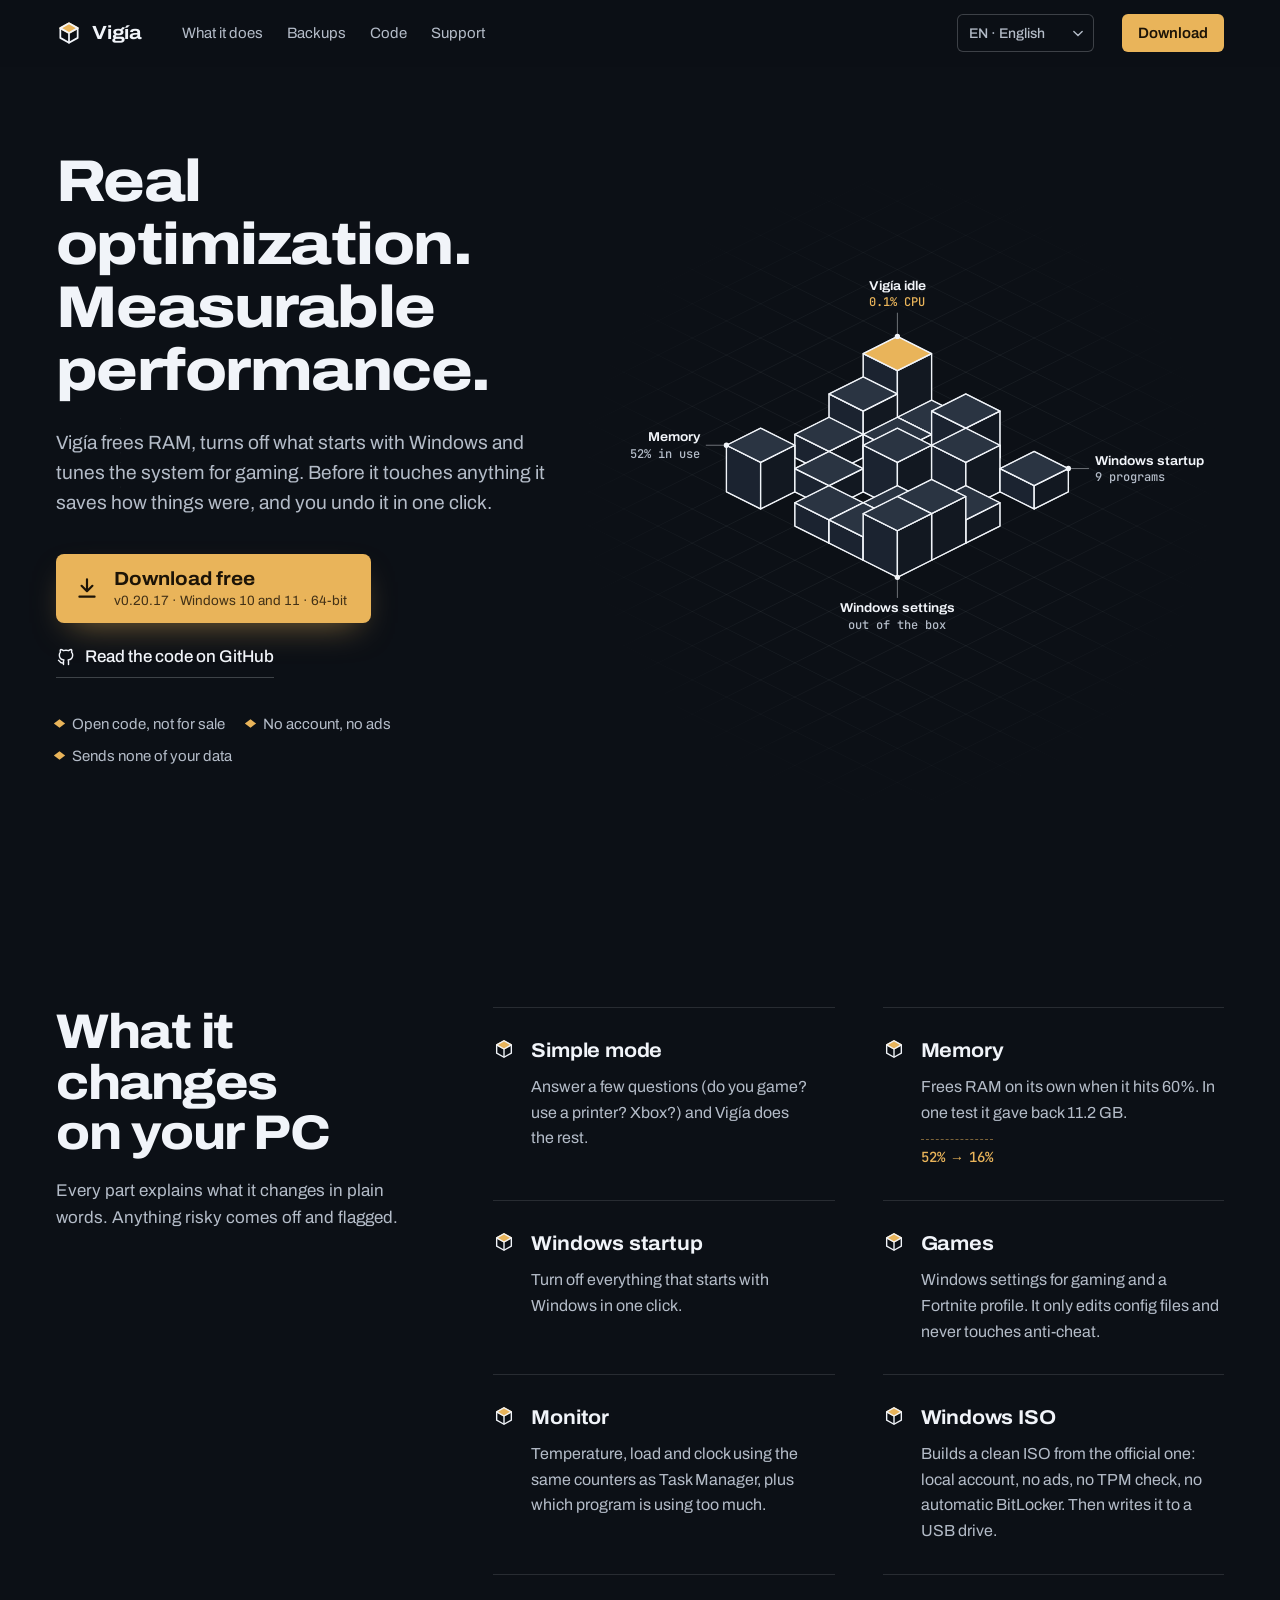
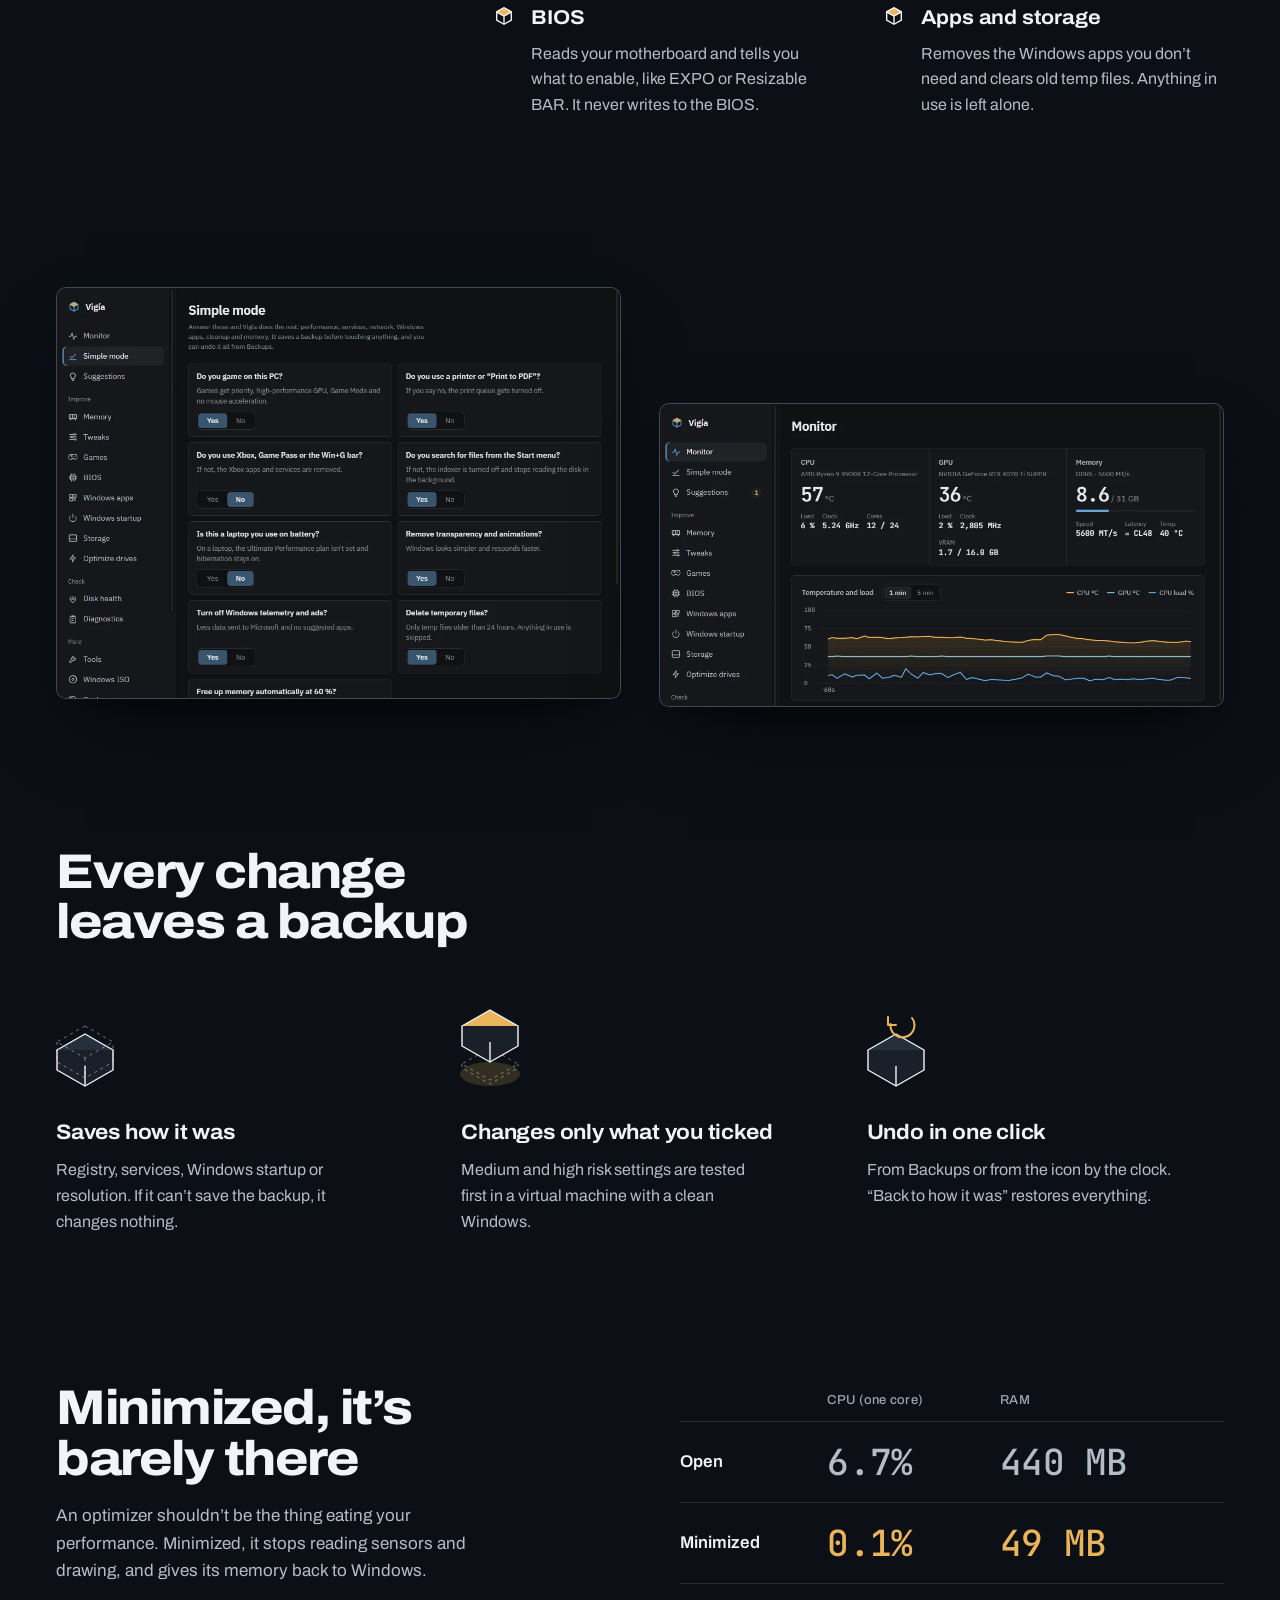
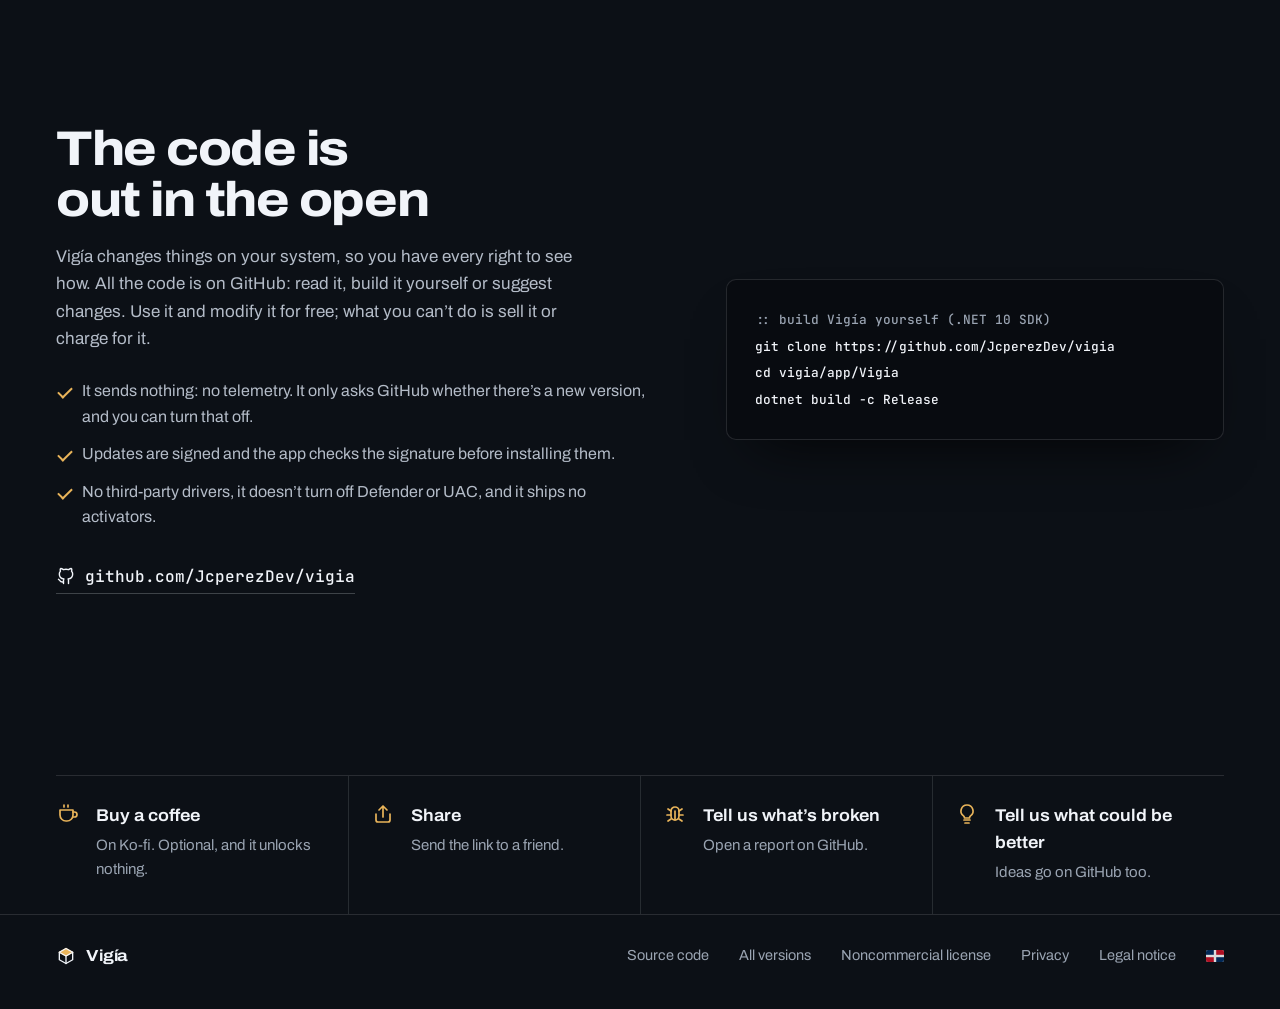
<file: landing/index.html>
<!doctype html>
<html lang="es">
<head>
<meta charset="utf-8">
<meta name="viewport" content="width=device-width, initial-scale=1">
<title>Vigía · Optimización real para tu PC de juego</title>
<meta name="description" content="Vigía optimiza Windows para jugar: libera RAM, apaga lo que arranca con Windows, ajusta el sistema y crea una ISO limpia. Guarda una copia antes de cada cambio. Gratis y con el código a la vista.">
<meta name="theme-color" content="#0c1016">
<meta property="og:type" content="website">
<meta property="og:site_name" content="Vigía">
<meta property="og:locale" content="en_US">
<meta property="og:url" content="https://vigiapc.vercel.app/">
<meta property="og:title" content="Vigía · Real optimization. Measurable performance.">
<meta property="og:description" content="Free Windows 10/11 optimizer for gaming. Open code, no account, no ads, and every change can be undone.">
<meta property="og:image" content="https://vigiapc.vercel.app/img/og-en.png">
<meta property="og:image:width" content="1200">
<meta property="og:image:height" content="630">
<meta property="og:image:alt" content="Vigía: Real optimization. Measurable performance.">
<meta name="twitter:card" content="summary_large_image">
<meta name="twitter:title" content="Vigía · Real optimization. Measurable performance.">
<meta name="twitter:description" content="Free Windows 10/11 optimizer for gaming. Open code, no account, no ads, and every change can be undone.">
<meta name="twitter:image" content="https://vigiapc.vercel.app/img/og-en.png">
<link rel="canonical" href="https://vigiapc.vercel.app/">
<link rel="icon" href="favicon.ico">
<link rel="preload" href="fonts/archivo-var-latin.woff2" as="font" type="font/woff2" crossorigin>
<link rel="stylesheet" href="styles.css">
</head>
<body>

<svg width="0" height="0" style="position:absolute" aria-hidden="true">
  <symbol id="i-logo" viewBox="0 0 24 24"><path class="lid" d="M12 3 20 7.5 12 12 4 7.5Z"/><path d="M12 3 20 7.5v9L12 21l-8-4.5v-9Z"/><path d="M4 7.5 12 12l8-4.5M12 12v9"/></symbol>
  <symbol id="i-down" viewBox="0 0 24 24"><path d="M12 4v11M7 10l5 5 5-5M5 20h14"/></symbol>
  <symbol id="i-gh" viewBox="0 0 24 24"><path d="M9 19c-4.3 1.4-4.3-2.5-6-3m12 5v-3.5c0-1 .1-1.4-.5-2 2.8-.3 5.5-1.4 5.5-6a4.6 4.6 0 0 0-1.3-3.2 4.2 4.2 0 0 0-.1-3.2s-1.1-.3-3.5 1.3a12.3 12.3 0 0 0-6.2 0C6.5 2.8 5.4 3.1 5.4 3.1a4.2 4.2 0 0 0-.1 3.2A4.6 4.6 0 0 0 4 9.5c0 4.6 2.7 5.7 5.5 6-.6.6-.6 1.2-.5 2V21"/></symbol>
  <symbol id="i-cup" viewBox="0 0 24 24"><path d="M4 8h13v5a6 6 0 0 1-6 6h-1a6 6 0 0 1-6-6Z"/><path d="M17 10h1.5a2.5 2.5 0 0 1 0 5H17M8 3v2M12 3v2"/></symbol>
  <symbol id="i-share" viewBox="0 0 24 24"><path d="M12 15V4M8 8l4-4 4 4"/><path d="M5 12v6a2 2 0 0 0 2 2h10a2 2 0 0 0 2-2v-6"/></symbol>
  <symbol id="i-bug" viewBox="0 0 24 24"><path d="M8 9a4 4 0 0 1 8 0v5a4 4 0 0 1-8 0Z"/><path d="M12 9v9M4 13h4M16 13h4M5 7l3 2M19 7l-3 2M5 19l3-2M19 19l-3-2"/></symbol>
  <symbol id="i-idea" viewBox="0 0 24 24"><path d="M9 18h6M10 21h4"/><path d="M12 3a6 6 0 0 0-3.5 10.9c.6.5 1 1.2 1 2.1h5c0-.9.4-1.6 1-2.1A6 6 0 0 0 12 3Z"/></symbol>
</svg>

<a class="skip" href="#main" data-i="skip">Saltar al contenido</a>

<header class="top">
  <a class="brand" href="#" aria-label="Vigía"><svg><use href="#i-logo"/></svg>Vigía</a>
  <nav data-i-aria="navAria" aria-label="Secciones">
    <a href="#what" data-i="navWhat">Qué hace</a>
    <a href="#backups" data-i="navCopies">Copias</a>
    <a href="#code" data-i="navCode">Código</a>
    <a href="#support" data-i="navSupport">Apoya</a>
  </nav>
  <label class="lang">
    <span class="sr" data-i="langLabel">Idioma</span>
    <select id="lang">
      <option value="es">ES · Español</option>
      <option value="en">EN · English</option>
      <option value="pt">PT · Português</option>
      <option value="fr">FR · Français</option>
      <option value="de">DE · Deutsch</option>
    </select>
  </label>
  <a class="top-dl" href="https://github.com/JcperezDev/vigia/releases/latest/download/Vigia-Setup.exe" data-i="download">Descargar</a>
</header>

<main id="main">
  <section class="hero" aria-labelledby="hero-h">
    <svg class="board" id="board" aria-hidden="true" viewBox="-20 0 840 500" preserveAspectRatio="xMidYMid meet"></svg>
    <div class="pitch">
      <h1 id="hero-h" data-i="heroH">Optimización real. Rendimiento que se mide.</h1>
      <p class="lead" data-i="heroLead">Vigía libera la RAM, apaga lo que arranca con Windows y ajusta el sistema para jugar. Antes de tocar algo guarda cómo estaba, y lo deshaces con un clic.</p>
      <div class="cta">
        <a class="dl" href="https://github.com/JcperezDev/vigia/releases/latest/download/Vigia-Setup.exe">
          <svg><use href="#i-down"/></svg>
          <span><b data-i="dlFree">Descargar gratis</b><small><span data-ver>v0.20.17</span> · <span data-i="dlMeta">Windows 10 y 11 · 64 bits</span></small></span>
        </a>
        <a class="gh" href="https://github.com/JcperezDev/vigia"><svg><use href="#i-gh"/></svg><span data-i="ghLink">Ver el código en GitHub</span></a>
      </div>
      <ul class="trust">
        <li data-i="t1">Código a la vista, no se vende</li>
        <li data-i="t2">Sin cuenta ni anuncios</li>
        <li data-i="t3">No envía tus datos</li>
      </ul>
    </div>
  </section>

  <section class="what" id="what" aria-labelledby="hace-h">
    <div class="what-head">
      <h2 id="hace-h" data-i="whatH">Lo que toca en tu PC</h2>
      <p data-i="whatP">Cada parte explica qué cambia en palabras simples. Lo arriesgado viene apagado y marcado.</p>
    </div>
    <ul class="mods">
      <li><h3 data-i="m1h">Modo simple</h3><p data-i="m1p">Contestas unas preguntas (¿juegas?, ¿usas impresora?, ¿Xbox?) y Vigía hace el resto.</p></li>
      <li><h3 data-i="m2h">Memoria</h3><p data-i="m2p">Libera la RAM sola al llegar al 60 %. En una prueba devolvió 11,2 GB.</p><span class="read" data-i="m2r">52 % → 16 %</span></li>
      <li><h3 data-i="m3h">Inicio de Windows</h3><p data-i="m3p">Apaga de un clic todo lo que arranca con Windows.</p></li>
      <li><h3 data-i="m4h">Juegos</h3><p data-i="m4p">Ajustes de Windows para jugar y perfil para Fortnite. Solo edita archivos de configuración; nunca toca el antitrampas.</p></li>
      <li><h3 data-i="m5h">Monitor</h3><p data-i="m5p">Temperatura, carga y reloj con los mismos contadores del Administrador de tareas, y qué programa gasta de más.</p></li>
      <li><h3 data-i="m6h">ISO de Windows</h3><p data-i="m6p">Crea una ISO limpia a partir de la oficial: cuenta local, sin anuncios, sin TPM ni BitLocker automático. Y la pasa a un USB.</p></li>
      <li><h3 data-i="m7h">BIOS</h3><p data-i="m7p">Lee tu placa y te dice qué activar, como EXPO o Resizable BAR. Nunca escribe en la BIOS.</p></li>
      <li><h3 data-i="m8h">Apps y almacenamiento</h3><p data-i="m8p">Quita las apps de Windows que sobran y limpia temporales viejos. Lo que está en uso no se toca.</p></li>
    </ul>
  </section>

  <section class="shots" aria-labelledby="shots-h">
    <h2 id="shots-h" class="sr" data-i="shotsH">Capturas de Vigía</h2>
    <figure class="win w1">
      <img src="img/simple-es.webp" data-shot="simple" width="1028" height="749" loading="lazy" decoding="async" alt="Modo simple">
    </figure>
    <figure class="win w2">
      <img src="img/monitor-es.webp" data-shot="monitor" width="1028" height="552" loading="lazy" decoding="async" alt="Monitor">
    </figure>
  </section>

  <section class="copies" id="backups" aria-labelledby="copias-h">
    <h2 id="copias-h" data-i="copiesH">Cada cambio deja su copia</h2>
    <ol class="track">
      <li><b data-i="c1h">Guarda cómo estaba</b><span data-i="c1p">Registro, servicios, inicio de Windows o resolución. Si no puede guardar la copia, no cambia nada.</span></li>
      <li><b data-i="c2h">Cambia solo lo que marcaste</b><span data-i="c2p">Los ajustes de riesgo medio o alto se prueban antes en una máquina virtual con Windows limpio.</span></li>
      <li><b data-i="c3h">Lo deshaces con un clic</b><span data-i="c3p">Desde Copias o desde el icono junto al reloj. «Volver a como estaba» lo devuelve todo.</span></li>
    </ol>
  </section>

  <section class="cost" aria-labelledby="cost-h">
    <div>
      <h2 id="cost-h" data-i="costH">Minimizada, casi no existe</h2>
      <p data-i="costP">Una app para optimizar no debería ser lo que te quita rendimiento. Minimizada deja de leer sensores y de dibujar, y devuelve su memoria a Windows.</p>
    </div>
    <table class="bench">
      <caption class="sr" data-i="benchCap">Consumo de Vigía</caption>
      <thead><tr><td></td><th scope="col" data-i="benchCpu">CPU (un núcleo)</th><th scope="col">RAM</th></tr></thead>
      <tbody>
        <tr><th scope="row" data-i="benchOpen">Abierta</th><td data-i="bOpenCpu">6,7 %</td><td>440 MB</td></tr>
        <tr class="rest"><th scope="row" data-i="benchMin">Minimizada</th><td data-i="bMinCpu">0,1 %</td><td>49 MB</td></tr>
      </tbody>
    </table>
  </section>

  <section class="code" id="code" aria-labelledby="code-h">
    <div class="code-text">
      <h2 id="code-h" data-i="codeH">El código está a la vista</h2>
      <p data-i="codeP">Vigía cambia cosas de tu sistema, así que tienes derecho a ver cómo lo hace. Todo el código está en GitHub: puedes leerlo, compilarlo tú mismo o proponer cambios. Úsala y modifícala gratis; lo que no se permite es venderla ni cobrar por ella.</p>
      <ul class="facts">
        <li data-i="f1">No envía nada: sin telemetría. Solo pregunta a GitHub si hay versión nueva, y eso se puede apagar.</li>
        <li data-i="f2">Las actualizaciones vienen firmadas y la app comprueba la firma antes de instalarlas.</li>
        <li data-i="f3">No usa drivers de terceros, no apaga Defender ni UAC, y no trae activadores.</li>
      </ul>
      <a class="gh big" href="https://github.com/JcperezDev/vigia"><svg><use href="#i-gh"/></svg><span>github.com/JcperezDev/vigia</span></a>
    </div>
    <pre class="term" data-i-aria="termAria" aria-label="Compilar Vigía"><code><span class="c" data-i="termC">:: compilar Vigía tú mismo (SDK de .NET 10)</span>
git clone https://github.com/JcperezDev/vigia
cd vigia/app/Vigia
dotnet build -c Release</code></pre>
  </section>

  <section class="support" id="support" aria-label="Apoya" data-i-aria="navSupport">
    <ul class="acts">
      <li><a href="https://ko-fi.com/vigiapc"><svg><use href="#i-cup"/></svg><b data-i="a1h">Invitar un café</b><span data-i="a1p">En Ko-fi. Es opcional y no desbloquea nada.</span></a></li>
      <li><button type="button" id="share"><svg><use href="#i-share"/></svg><b data-i="a2h">Compartir</b><span data-i="a2p" id="share-msg">Pásale el enlace a un amigo.</span></button></li>
      <li><a href="https://github.com/JcperezDev/vigia/issues/new?labels=bug"><svg><use href="#i-bug"/></svg><b data-i="a3h">Cuéntanos qué falla</b><span data-i="a3p">Abre un reporte en GitHub.</span></a></li>
      <li><a href="https://github.com/JcperezDev/vigia/issues/new?labels=idea"><svg><use href="#i-idea"/></svg><b data-i="a4h">Cuéntanos qué podría mejorar</b><span data-i="a4p">Las ideas también van en GitHub.</span></a></li>
    </ul>
  </section>

</main>

<footer>
  <span class="brand"><svg><use href="#i-logo"/></svg>Vigía</span>
  <a href="https://github.com/JcperezDev/vigia" data-i="fCode">Código fuente</a>
  <a href="https://github.com/JcperezDev/vigia/releases" data-i="fRel">Todas las versiones</a>
  <a href="https://github.com/JcperezDev/vigia/blob/main/LICENSE" data-i="fLic">Licencia no comercial</a>
  <a href="privacidad.html" data-i="fPriv">Privacidad</a>
  <a href="legal.html" data-i="fLegal">Aviso legal</a>
  <svg class="do" viewBox="0 0 30 20" role="img" aria-label="República Dominicana"><title>República Dominicana</title><rect width="30" height="20" fill="#fff"/><rect width="13" height="8" fill="#002d62"/><rect x="17" width="13" height="8" fill="#ce1126"/><rect y="12" width="13" height="8" fill="#ce1126"/><rect x="17" y="12" width="13" height="8" fill="#002d62"/></svg>
</footer>

<script src="main.js" defer></script>
</body>
</html>
</file>
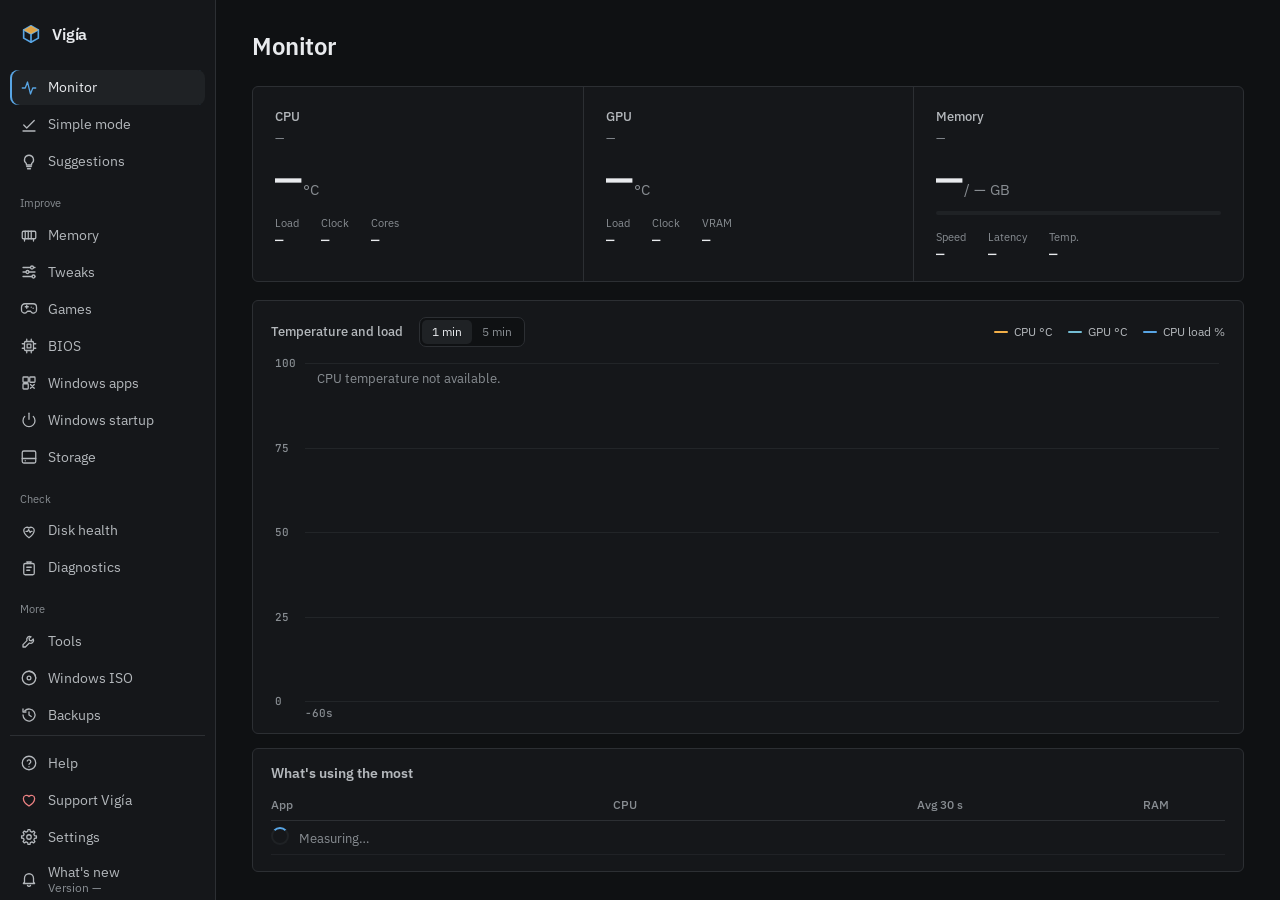
<file: app/Vigia/wwwroot/index.html>
<!doctype html>
<html lang="es">
<head>
<meta charset="utf-8">
<meta name="viewport" content="width=device-width, initial-scale=1">
<meta http-equiv="Content-Security-Policy" content="default-src 'self'; style-src 'self'; script-src 'self'; font-src 'self'; img-src 'self' data:; object-src 'none'; base-uri 'none'; form-action 'none'; frame-src 'none'">
<title>Vigía</title>
<link rel="stylesheet" href="app.css">
</head>
<body>
<div class="shell">
  <nav class="rail" aria-label="Secciones">
    <div class="brand">
      <svg viewBox="0 0 24 24" aria-hidden="true"><path d="M12 3 20 7.5v9L12 21l-8-4.5v-9Z"/><path d="M4 7.5 12 12l8-4.5M12 12v9"/><path class="lid" d="M12 3 20 7.5 12 12 4 7.5Z"/></svg>
      <span>Vigía</span>
    </div>
    <button class="nav is-active" data-view="monitor" aria-current="page">
      <svg viewBox="0 0 24 24" aria-hidden="true"><path d="M3 12h4l3-8 4 16 3-8h4"/></svg>Monitor
    </button>
    <button class="nav" data-view="simple">
      <svg viewBox="0 0 24 24" aria-hidden="true"><path d="M5 12l4 4 10-10"/><path d="M4 20h16"/></svg>Modo simple
    </button>
    <button class="nav" data-view="sug">
      <svg viewBox="0 0 24 24" aria-hidden="true"><path d="M9 18h6M10 21h4"/><path d="M12 3a6 6 0 0 0-3.5 10.9V16h7v-2.1A6 6 0 0 0 12 3Z"/></svg>Sugerencias<span class="nav-count" id="sug-count" hidden></span>
    </button>
    <p class="rail-sep">Mejorar</p>
    <button class="nav" data-view="mem">
      <svg viewBox="0 0 24 24" aria-hidden="true"><rect x="3" y="7" width="18" height="10" rx="1.5"/><path d="M7 7v10M11 7v10M15 7v10M6 17v3M18 17v3"/></svg>Memoria
    </button>
    <button class="nav" data-view="tweaks">
      <svg viewBox="0 0 24 24" aria-hidden="true"><path d="M4 6h10M18 6h2M4 12h4M12 12h8M4 18h12M20 18h0"/><circle cx="16" cy="6" r="2"/><circle cx="10" cy="12" r="2"/><circle cx="18" cy="18" r="2"/></svg>Ajustes
    </button>
    <button class="nav" data-view="games">
      <svg viewBox="0 0 24 24" aria-hidden="true"><path d="M7 9h4M9 7v4M15 9.5h.01M17.5 11h.01"/><path d="M6.5 5h11A4.5 4.5 0 0 1 22 9.5v4a4 4 0 0 1-7.2 2.4L14 15h-4l-.8.9A4 4 0 0 1 2 13.5v-4A4.5 4.5 0 0 1 6.5 5Z"/></svg>Juegos
    </button>
    <button class="nav" data-view="bios">
      <svg viewBox="0 0 24 24" aria-hidden="true"><rect x="6" y="6" width="12" height="12" rx="1.5"/><rect x="9.5" y="9.5" width="5" height="5"/><path d="M9 3v3M15 3v3M9 18v3M15 18v3M3 9h3M3 15h3M18 9h3M18 15h3"/></svg>BIOS
    </button>
    <button class="nav" data-view="apps">
      <svg viewBox="0 0 24 24" aria-hidden="true"><rect x="4" y="4" width="7" height="7" rx="1"/><rect x="13" y="4" width="7" height="7" rx="1"/><rect x="4" y="13" width="7" height="7" rx="1"/><path d="m14 14 5 5M19 14l-5 5"/></svg>Apps de Windows
    </button>
    <button class="nav" data-view="startup">
      <svg viewBox="0 0 24 24" aria-hidden="true"><path d="M12 3v8"/><path d="M6.3 7.2a8 8 0 1 0 11.4 0"/></svg>Inicio de Windows
    </button>
    <button class="nav" data-view="storage">
      <svg viewBox="0 0 24 24" aria-hidden="true"><rect x="3" y="4" width="18" height="16" rx="2"/><path d="M3 14h18M7 17h.01"/></svg>Almacenamiento
    </button>
    <p class="rail-sep">Revisar</p>
    <button class="nav" data-view="health">
      <svg viewBox="0 0 24 24" aria-hidden="true"><path d="M12 21s-7-4.4-7-10.2A4.3 4.3 0 0 1 12 8a4.3 4.3 0 0 1 7 2.8C19 16.6 12 21 12 21Z"/><path d="M8 12.5h2.2l1.3-2.5 2 4 1.2-1.5H16"/></svg>Salud de discos
    </button>
    <button class="nav" data-view="diag">
      <svg viewBox="0 0 24 24" aria-hidden="true"><path d="M9 4h6M10 4v2M14 4v2"/><rect x="5" y="6" width="14" height="15" rx="2"/><path d="M9 11h6M9 15h4"/></svg>Diagnóstico
    </button>
    <p class="rail-sep">Más</p>
    <button class="nav" data-view="tools">
      <svg viewBox="0 0 24 24" aria-hidden="true"><path d="M14.7 6.3a4 4 0 0 0-5.4 5.2L4 16.8V20h3.2l5.3-5.3a4 4 0 0 0 5.2-5.4l-2.4 2.4-2.6-.6-.6-2.6 2.6-2.2Z"/></svg>Herramientas
    </button>
    <button class="nav" data-view="iso">
      <svg viewBox="0 0 24 24" aria-hidden="true"><circle cx="12" cy="12" r="9"/><circle cx="12" cy="12" r="2.5"/><path d="M12 3a9 9 0 0 1 9 9"/></svg>ISO de Windows
    </button>
    <button class="nav" data-view="backups">
      <svg viewBox="0 0 24 24" aria-hidden="true"><path d="M4 12a8 8 0 1 0 2.4-5.7"/><path d="M4 4v4h4"/><path d="M12 8v4l3 2"/></svg>Copias de seguridad
    </button>
    <div class="rail-end">
      <button class="nav" data-view="help">
        <svg viewBox="0 0 24 24" aria-hidden="true"><circle cx="12" cy="12" r="9"/><path d="M9.6 9.3a2.5 2.5 0 0 1 4.8.9c0 1.7-2.4 2.2-2.4 3.6M12 17h.01"/></svg>Ayuda
      </button>
      <button class="nav nav-support" data-view="support">
        <svg viewBox="0 0 24 24" aria-hidden="true"><path d="M12 20s-7.5-4.6-7.5-10.1A4.2 4.2 0 0 1 12 7.4a4.2 4.2 0 0 1 7.5 2.5C19.5 15.4 12 20 12 20Z"/></svg>Apoya Vigía
      </button>
      <button class="nav" data-view="settings">
        <svg viewBox="0 0 24 24" aria-hidden="true"><path d="M10.23 4.61 L10.67 2.09 L13.33 2.09 L13.77 4.61 L15.97 5.52 L18.07 4.05 L19.95 5.93 L18.48 8.03 L19.39 10.23 L21.91 10.67 L21.91 13.33 L19.39 13.77 L18.48 15.97 L19.95 18.07 L18.07 19.95 L15.97 18.48 L13.77 19.39 L13.33 21.91 L10.67 21.91 L10.23 19.39 L8.03 18.48 L5.93 19.95 L4.05 18.07 L5.52 15.97 L4.61 13.77 L2.09 13.33 L2.09 10.67 L4.61 10.23 L5.52 8.03 L4.05 5.93 L5.93 4.05 L8.03 5.52Z" stroke-linejoin="round"/><circle cx="12" cy="12" r="3"/></svg>Configuración
      </button>
      <button class="nav nav-news" id="news-btn" aria-haspopup="dialog" aria-expanded="false" title="Novedades">
        <svg viewBox="0 0 24 24" aria-hidden="true"><path d="M6 16V11a6 6 0 0 1 12 0v5l1.5 2h-15Z"/><path d="M10 20.5a2.2 2.2 0 0 0 4 0"/></svg><span class="nn-text"><span class="t">Novedades</span><span class="s" id="news-sub">Versión —</span></span>
        <span class="news-count" id="news-count" hidden></span>
      </button>
    </div>
    <div class="rail-foot" id="privilege"></div>
  </nav>
  <div class="news-pop" id="news-pop" role="dialog" aria-label="Novedades" tabindex="-1" hidden>
    <header class="news-head">
      <h2>Novedades</h2>
      <button class="news-x" id="news-close" aria-label="Cerrar"><svg viewBox="0 0 24 24" aria-hidden="true"><path d="M6 6l12 12M18 6 6 18"/></svg></button>
    </header>
    <div class="news-upd" id="news-upd" hidden>
      <div class="news-upd-text"><span class="t" id="news-upd-t"></span><span class="s" id="news-upd-s"></span></div>
      <button class="btn primary" id="news-upd-btn" title="Se cierra un momento y vuelve a abrir ya actualizada.">Actualizar</button>
      <div class="news-upd-bar" id="news-upd-bar" hidden><i></i></div>
    </div>
    <ol class="news-list" id="news-list"></ol>
  </div>

  <main>
    <section class="view" id="view-monitor">
      <header class="head">
        <h1>Monitor</h1>
        <p class="stale" id="clock" hidden></p>
      </header>

      <div class="band" role="group" aria-label="Lecturas actuales">
        <article class="gauge" id="g-cpu">
          <h2>CPU</h2>
          <p class="model" id="cpu-name">—</p>
          <p class="big"><span id="cpu-temp">—</span><small>°C</small></p>
          <p class="na-why" id="cpu-temp-na" hidden>Temperatura de CPU no disponible.</p>
          <dl>
            <div><dt>Carga</dt><dd id="cpu-load">—</dd></div>
            <div><dt>Reloj</dt><dd id="cpu-clock">—</dd></div>
            <div><dt>Núcleos</dt><dd id="cpu-cores">—</dd></div>
          </dl>
        </article>
        <article class="gauge" id="g-gpu">
          <h2>GPU</h2>
          <p class="model" id="gpu-name">—</p>
          <p class="big"><span id="gpu-temp">—</span><small>°C</small></p>
          <dl>
            <div><dt>Carga</dt><dd id="gpu-load">—</dd></div>
            <div><dt>Reloj</dt><dd id="gpu-clock">—</dd></div>
            <div><dt>VRAM</dt><dd id="gpu-vram">—</dd></div>
          </dl>
        </article>
        <article class="gauge" id="g-ram">
          <h2>Memoria</h2>
          <p class="model" id="ram-kind">—</p>
          <p class="big"><span id="ram-used">—</span><small id="ram-total">/ — GB</small></p>
          <div class="meter" aria-hidden="true"><i id="ram-bar"></i></div>
          <dl>
            <div><dt>Velocidad</dt><dd id="ram-speed">—</dd></div>
            <div><dt>Latencia</dt><dd id="ram-lat" title="CL JEDEC del módulo (SPD) a la velocidad actual">—</dd></div>
            <div><dt>Temp.</dt><dd id="ram-temp">—</dd></div>
          </dl>
        </article>
      </div>

      <section class="chart-wrap" aria-labelledby="chart-title">
        <header class="chart-head">
          <h2 id="chart-title">Temperatura y carga</h2>
          <div class="seg" role="radiogroup" aria-label="Ventana">
            <button role="radio" aria-checked="true" data-win="60">1 min</button>
            <button role="radio" aria-checked="false" data-win="300">5 min</button>
          </div>
          <ul class="legend">
            <li><i class="k-ctemp"></i>CPU °C</li>
            <li><i class="k-gtemp"></i>GPU °C</li>
            <li><i class="k-load"></i>Carga CPU %</li>
          </ul>
        </header>
        <canvas id="chart" aria-label="Gráfica de temperatura y carga" role="img"></canvas>
      </section>

      <section class="box procs" aria-labelledby="pr-title">
        <header class="procs-head">
          <h2 id="pr-title">Lo que más consume</h2>
          <p class="sub" id="pr-sub"></p>
        </header>
        <p class="pr-alert" id="pr-alert" hidden></p>
        <table class="pr-table"><thead><tr><th>Programa</th><th>CPU</th><th>Prom. 30 s</th><th>RAM</th><th></th></tr></thead><tbody id="pr-rows"><tr><td colspan="5" class="empty loading">Midiendo…</td></tr></tbody></table>
      </section>

      <div class="pawn-ask" id="pawn-ask" hidden>
        <p><b>¿Quieres ver los grados del procesador?</b> Para eso hace falta PawnIO, un driver de código abierto y firmado que viene con Vigía. Se instala en Windows (nivel de sistema), solo con tu permiso y nunca con un juego abierto. Sin él, todo lo demás funciona igual.</p>
        <p class="pawn-msg" id="pawn-msg"></p>
        <div class="row"><button class="btn primary" id="pawn-yes">Instalar PawnIO</button> <button class="btn" id="pawn-no">Ahora no</button></div>
      </div>
      <p class="notes" id="notes" hidden></p>
    </section>

    <section class="view" id="view-storage" hidden>
      <header class="head"><h1>Almacenamiento</h1></header>
      <ul class="drives" id="drives"></ul>

      <section class="optsec" aria-labelledby="opt-title">
        <header class="clean-head optsec-head">
          <div><h2 id="opt-title">Optimizar unidades</h2><p class="sub">Windows suele hacerlo solo cada semana. TRIM en los SSD y desfragmentación solo en discos mecánicos que lo necesiten.</p></div>
          <button class="btn" id="o-analyze">Analizar fragmentación</button>
        </header>
        <ul class="vols" id="vols"><li class="empty">Cargando unidades…</li></ul>
        <p class="sched" id="sched"></p>
        <section class="oprun" id="oprun" hidden aria-live="polite">
          <div class="oprun-head"><strong id="op-title"></strong><button class="btn" id="op-cancel">Detener</button></div>
          <div class="bar big-bar"><i id="op-bar"></i></div>
          <p class="op-line" id="op-line"></p>
        </section>
        <p class="op-result" id="op-result" aria-live="polite"></p>
      </section>

      <section class="clean" aria-labelledby="clean-title">
        <header class="clean-head">
          <div>
            <h2 id="clean-title">Limpieza</h2>
          </div>
          <button class="btn" id="scan">Analizar</button>
        </header>
        <ul class="targets" id="targets"><li class="empty">Pulsa Analizar para ver cuánto espacio se puede liberar.</li></ul>
        <footer class="clean-foot">
          <p id="clean-total" aria-live="polite"></p>
          <button class="btn primary" id="run" disabled>Limpiar seleccionado</button>
        </footer>
      </section>
    </section>

    <section class="view" id="view-health" hidden>
      <header class="head">
        <div><h1>Salud de discos</h1><p class="sub">Vida útil, horas de uso y sectores dañados.</p></div>
        <button class="btn" id="h-scan">Escanear</button>
      </header>
      <div class="hcards" id="health-list" aria-live="polite"><p class="empty">Escaneando…</p></div>
    </section>

    <section class="view" id="view-mem" hidden>
      <header class="head">
        <div><h1>Memoria</h1><p class="sub">Libera RAM sin cerrar programas.</p></div>
        <button class="btn primary" id="m-free">Liberar ahora</button>
      </header>
      <div class="memmap" aria-hidden="true"><i class="m-used"></i><i class="m-mod"></i><i class="m-stby"></i><i class="m-free"></i></div>
      <dl class="sysinfo" id="memstats"></dl>
      <p class="result" id="m-result" aria-live="polite"></p>
      <div class="cols">
        <fieldset class="box">
          <legend>Qué liberar</legend>
          <label class="chk"><input type="checkbox" data-opt="standby" checked><span><b>Caché en espera de baja prioridad</b>Datos que Windows guardó por si acaso y que casi no usa. Soltarlos no quita memoria a ningún programa.</span></label>
          <p class="note">Avanzado. Puede dar tirones o lentitud un rato, porque Windows tiene que volver a leer del disco lo que saques. Nunca se hace solo.</p>
          <label class="chk"><input type="checkbox" data-opt="standbyAll"><span><b>Toda la caché en espera</b>También la de prioridad alta, la que Windows usa más.</span></label>
          <label class="chk"><input type="checkbox" data-opt="workingSets"><span><b>Memoria de los procesos</b>Saca a disco las páginas que los programas no están usando. Vuelven solas si las necesitan, pero tarda.</span></label>
          <label class="chk"><input type="checkbox" data-opt="fileCache"><span><b>Caché de archivos del sistema</b>Archivos que Windows dejó abiertos en memoria.</span></label>
          <label class="chk"><input type="checkbox" data-opt="modified"><span><b>Páginas modificadas</b>Escribe al disco lo pendiente para que esa memoria quede libre.</span></label>
          <label class="chk"><input type="checkbox" data-opt="combine"><span><b>Combinar páginas repetidas</b>Junta copias idénticas de la misma página.</span></label>
          <p class="note">Liberar RAM no sube los FPS. La caché en espera ya cuenta como disponible: Windows la entrega al momento a quien la pida.</p>
        </fieldset>
        <fieldset class="box">
          <legend>Automático</legend>
          <label class="chk"><input type="checkbox" id="m-auto"><span><b>Liberar sola cuando la memoria pase de <input type="number" id="m-thr" min="50" max="98" step="1" value="60"> %</b>Como máximo una vez cada <input type="number" id="m-int" min="1" max="120" step="1" value="5"> min. Solo suelta la caché de baja prioridad y solo si quedan menos de 2 GB libres. Con un juego abierto no hace nada.</span></label>
          <p class="note">Funciona mientras Vigía esté abierta.</p>
        </fieldset>
      </div>
    </section>

    <section class="view" id="view-simple" hidden>
      <header class="head">
        <div><h1>Modo simple</h1><p class="sub">Contesta esto y Vigía hace el resto.</p></div>
      </header>
      <div id="sm-ask">
        <div class="sm-qs" id="sm-qs"><div class="sm-tweaks" id="sm-twlist" hidden></div></div>
        <section class="box sm-apps">
          <h2>¿Cuáles apps de Windows usas?</h2>
          <p class="note">Marca las que usas. Las demás se quitan y se pueden reinstalar desde la Tienda.</p>
          <div class="sm-applist" id="sm-applist"><p class="empty">Leyendo las apps instaladas…</p></div>
        </section>
        <footer class="sm-foot">
          <p id="sm-count" aria-live="polite"></p>
          <button class="btn primary" id="sm-go" disabled>Optimizar todo</button>
        </footer>
      </div>
      <section class="sm-run" id="sm-run" hidden aria-live="polite">
        <div class="ring" id="sm-ring" aria-hidden="true">
          <svg viewBox="0 0 120 120"><circle class="ring-track" cx="60" cy="60" r="52"/><circle class="ring-sweep" cx="60" cy="60" r="52"/><circle class="ring-fill" id="sm-arc" cx="60" cy="60" r="52"/></svg>
          <div class="ring-mid"><b id="sm-pct">0</b><small>%</small></div>
        </div>
        <div class="sm-side">
          <h2 id="sm-title">Optimizando…</h2>
          <p class="sub" id="sm-now">No apagues el PC. Puedes seguir usándolo.</p>
          <div class="sm-reboot" id="sm-reboot" hidden>
            <p id="sm-reboot-t"></p>
            <div class="ds-act"><button class="btn primary" id="sm-reboot-now">Reiniciar ahora</button><button class="btn" id="sm-reboot-later">Después</button></div>
          </div>
          <ol class="stages" id="sm-stages"></ol>
        </div>
      </section>
      <section class="box sm-done" id="sm-done" hidden>
        <h2 id="sm-done-title"></h2>
        <p id="sm-done-line"></p>
        <ul class="sm-problems" id="sm-problems" hidden></ul>
        <div class="ds-act"><button class="btn" id="sm-again">Volver a las preguntas</button><button class="btn" id="sm-backups">Ver copias</button></div>
      </section>
    </section>

    <section class="view" id="view-tweaks" hidden>
      <header class="head">
        <div><h1>Ajustes</h1><p class="sub" id="tw-sub">Cada cambio se puede deshacer.</p></div>
        <div class="actions">
          <button class="btn" id="tw-revert" disabled>Deshacer</button>
          <button class="btn primary" id="tw-apply" disabled>Aplicar</button>
        </div>
      </header>
      <section class="box tw-all">
        <div><h2 id="tw-all-t">Leyendo…</h2><p class="sub" id="tw-all-p"></p></div>
        <button class="btn primary" id="tw-all" disabled>Aplicar todo</button>
      </section>
      <p class="result" id="tw-result" aria-live="polite"></p>
      <details class="tw-one">
        <summary>Elegir uno por uno</summary>
        <div id="tw-groups"><p class="empty">Leyendo el estado actual…</p></div>
      </details>
    </section>

    <section class="view" id="view-bios" hidden>
      <header class="head">
        <div><h1>BIOS</h1><p class="sub">Solo lectura: qué falta y dónde se cambia.</p></div>
        <button class="btn" id="bi-reload">Analizar</button>
      </header>
      <section class="box bi-fw" id="bi-fw"><p class="empty">Leyendo la placa…</p></section>
      <p class="result" id="bi-result" aria-live="polite"></p>
      <ul class="findings" id="bi-list"></ul>
    </section>

    <section class="view" id="view-iso" hidden>
      <header class="head">
        <div><h1>ISO de Windows</h1><p class="sub">Windows sin apps de relleno ni anuncios.</p></div>
      </header>
      <section class="tw-group">
        <h2>1. La ISO oficial</h2>
        <div class="box iso-step">
          <p class="sub" id="iso-src">Elige tu ISO de Windows 11 o bájala de Microsoft.</p>
          <div class="ds-act"><button class="btn primary" id="iso-pick">Elegir ISO…</button><button class="btn" id="iso-ms">Bajar de Microsoft</button></div>
          <section class="oprun" id="iso-dl" hidden aria-live="polite">
            <div class="oprun-head"><strong id="iso-dl-step"></strong><button class="btn" id="iso-dl-cancel">Cancelar</button></div>
            <div class="bar big-bar"><i id="iso-dl-bar"></i></div>
            <p class="sub" id="iso-dl-line"></p>
          </section>
        </div>
      </section>
      <section class="tw-group" id="iso-opts" hidden>
        <h2>2. Qué cambia</h2>
        <div class="box">
          <label class="chk iso-ed-row"><span></span><span><b>Edición</b><select class="st-select" id="iso-ed" aria-label="Edición de Windows"></select><span class="iso-hint">Solo se queda la que elijas; así la ISO pesa menos.</span></span></label>
          <label class="chk"><input type="checkbox" id="iso-ads" checked><span><b>Sin anuncios ni apps sugeridas</b><span>Windows no instala Candy Crush y compañía al entrar por primera vez, ni pone recomendaciones en Inicio.</span></span></label>
          <label class="chk"><input type="checkbox" id="iso-local"><span><b>Cuenta local, sin cuenta de Microsoft</b><span>No pide cuenta de Microsoft al instalar. Windows te pide el nombre y la contraseña en su propia pantalla; la ISO no guarda ninguna.</span></span></label>
          <label class="chk"><input type="checkbox" id="iso-skip"><span><b>Instalar en PCs sin TPM 2.0, Secure Boot ni 4 GB de RAM</b><span>Para PCs viejos. Microsoft no da soporte en esos equipos y pueden quedarse sin las actualizaciones grandes.</span></span></label>
          <label class="chk"><input type="checkbox" id="iso-tele" checked><span><b>Sin recopilación de datos</b><span>Se salta las preguntas de privacidad al instalar y deja lo que se envía a Microsoft en lo mínimo que permite Windows. También apaga el ID de publicidad y el historial de actividad.</span></span></label>
          <label class="chk"><input type="checkbox" id="iso-bitlocker" checked><span><b>Sin cifrado automático del disco (BitLocker)</b><span>Windows no cifra el disco solo al instalarse. Si quieres BitLocker, lo activas tú después.</span></span></label>
          <details class="iso-apps"><summary id="iso-apps-sum">Apps que se quitan</summary><div id="iso-apps"></div></details>
        </div>
      </section>
      <section class="tw-group" id="iso-go" hidden>
        <h2>3. Crear</h2>
        <div class="box iso-step">
          <p class="sub" id="iso-out"></p>
          <div class="ds-act"><button class="btn" id="iso-saveas">Cambiar…</button><button class="btn primary" id="iso-build">Crear ISO</button></div>
        </div>
        <p class="src iso-note">Tarda entre 15 y 40 minutos y usa mucho el disco. Corre con prioridad baja, pero mejor no jugar mientras.</p>
        <section class="oprun" id="iso-run" hidden aria-live="polite">
          <div class="oprun-head"><strong id="iso-step"></strong><button class="btn" id="iso-cancel">Cancelar</button></div>
          <div class="bar big-bar"><i id="iso-bar"></i></div>
          <p class="op-line" id="iso-line"></p>
        </section>
        <p class="op-result" id="iso-result" aria-live="polite"></p>
      </section>
      <section class="tw-group" id="iso-usb">
        <h2>Pasar a un USB</h2>
        <div class="box usb-box">
          <p class="sub" id="usb-iso">Elige la ISO que vas a pasar. Si acabas de crear una, ya está puesta.</p>
          <button class="btn" id="usb-pick">Elegir ISO…</button>
          <p class="sub" id="usb-none" hidden>Conecta una memoria USB de 8 GB o más y pulsa «Analizar».</p>
          <div class="usb-drive"><select class="st-select" id="usb-drive" aria-label="Memoria USB"></select><button class="btn" id="usb-refresh">Analizar</button></div>
          <button class="btn primary" id="usb-go" disabled>Pasar a un USB</button>
        </div>
        <section class="oprun" id="usb-run" hidden aria-live="polite">
          <div class="oprun-head"><strong id="usb-step"></strong><button class="btn" id="usb-cancel">Cancelar</button></div>
          <div class="bar big-bar"><i id="usb-bar"></i></div>
          <p class="op-line" id="usb-line"></p>
        </section>
        <p class="op-result" id="usb-result" aria-live="polite"></p>
      </section>
    </section>

    <section class="view" id="view-apps" hidden>
      <header class="head">
        <div><h1>Apps de Windows</h1><p class="sub">Revisa lo que hay instalado y quita solo lo que no usas. Nada se quita sin ver antes el plan.</p></div>
        <div class="ds-act"><button class="btn" id="ap-export" disabled>Exportar lista</button><button class="btn" id="ap-scan">Analizar</button></div>
      </header>
      <div class="ap-modes">
        <div class="seg" role="radiogroup" aria-label="Modo" id="ap-mode">
          <button type="button" role="radio" data-mode="safe" aria-checked="true">Seguro</button>
          <button type="button" role="radio" data-mode="custom" aria-checked="false">Personalizado</button>
          <button type="button" role="radio" data-mode="advanced" aria-checked="false">Avanzado</button>
        </div>
        <p class="src" id="ap-mode-note">Solo apps sueltas de tu usuario que casi nadie usa. No toca otros usuarios ni los usuarios nuevos.</p>
      </div>
      <dl class="stats ap-stats" id="ap-stats" hidden></dl>
      <div class="ap-warn" id="ap-warn" hidden></div>
      <div class="ap-tools" id="ap-tools" hidden>
        <div class="ap-filters" role="radiogroup" aria-label="Filtro" id="ap-filters"></div>
        <input type="search" id="ap-q" placeholder="Buscar por nombre, editor, identificador o categoría" aria-label="Buscar apps" autocomplete="off" spellcheck="false">
      </div>
      <p class="result" id="ap-result" aria-live="polite"></p>
      <ul class="rows ap-list" id="ap-list"><li class="empty">Buscando apps instaladas…</li></ul>
      <p class="src ap-more" id="ap-more" hidden></p>
      <div class="ap-bar" id="ap-bar" hidden>
        <span id="ap-bar-t"></span>
        <div class="ds-act"><button class="btn" id="ap-clear">Cancelar</button><button class="btn" id="ap-rec">Marcar las recomendadas</button><button class="btn primary" id="ap-review" disabled>Revisar selección</button></div>
      </div>
      <section class="ap-plan" id="ap-plan" hidden aria-labelledby="ap-plan-h">
        <h2 id="ap-plan-h">Antes de quitar nada</h2>
        <dl class="ap-sum" id="ap-sum"></dl>
        <ul class="rows" id="ap-plan-list"></ul>
        <label class="chk ap-ok"><input type="checkbox" id="ap-agree"><span>Leí el plan: quitar exactamente esto.</span></label>
        <label class="chk ap-ok" id="ap-agree2-row" hidden><input type="checkbox" id="ap-agree2"><span>Entiendo que quitar el aprovisionamiento afecta a los usuarios nuevos de este PC.</span></label>
        <div class="ds-act"><button class="btn" id="ap-back">Volver</button><button class="btn primary" id="ap-go" disabled>Quitar ahora</button><button class="btn" id="ap-stop" hidden>Cancelar lo que falta</button></div>
        <ul class="stages ap-steps" id="ap-steps" hidden></ul>
        <p class="result" id="ap-run-result" aria-live="polite"></p>
      </section>
      <details class="ap-hist" id="ap-hist" hidden>
        <summary>Historial de apps quitadas</summary>
        <p class="src">Es un registro de lo que se hizo, no una copia de las apps ni de sus datos. «Recuperar» solo aparece cuando hay una forma real de hacerlo hoy.</p>
        <ul class="rows" id="ap-hist-list"></ul>
      </details>
      <p class="src ap-note" id="ap-note" hidden></p>
    </section>

    <section class="view" id="view-startup" hidden>
      <header class="head">
        <div><h1>Inicio de Windows</h1><p class="sub" id="su-sub">Lo que arranca al encender el PC.</p></div>
        <div class="head-act"><button class="btn" id="su-all" hidden>Apagar todos los programas</button><button class="btn" id="su-reload">Analizar</button></div>
      </header>
      <p class="src su-all-note" id="su-all-note" hidden>Apaga todos los programas que arrancan solos, menos Vigía y lo que el PC necesita: antivirus, drivers, ventiladores, antitrampas, Bluetooth y teclado. Antes guarda una copia de cada uno; los vuelves a encender cuando quieras.</p>
      <p class="result" id="su-result" aria-live="polite"></p>
      <div id="su-groups"><p class="empty">Leyendo lo que arranca con Windows…</p></div>
    </section>

    <section class="view" id="view-games" hidden>
      <header class="head">
        <div><h1>Juegos</h1></div>
        <button class="btn" id="gm-reload">Analizar</button>
      </header>
      <p class="result" id="gm-result" aria-live="polite"></p>
      <section class="box stretch" id="ds-box">
        <div>
          <h2>Resolución</h2>
          <p class="sub" id="ds-sub">Leyendo la pantalla…</p>
          <p class="sub ds-est" id="ds-est"></p>
        </div>
        <div class="ds-act">
          <select id="ds-mode" aria-label="Resolución"></select>
          <span class="ds-custom" id="ds-custom" hidden><input type="number" id="ds-w" min="640" step="2" aria-label="Ancho"> × <input type="number" id="ds-h" min="480" step="2" aria-label="Altura"></span>
          <button class="btn primary" id="ds-apply" disabled>Aplicar</button>
          <button class="btn" id="ds-restore" hidden>Volver a la normal</button>
        </div>
        <input type="checkbox" id="ds-games" checked hidden>
        <p class="sub ds-gpu" id="ds-gpu"></p>
        <div class="ds-confirm" id="ds-confirm" hidden>
          <p>¿Se ve bien? Si no confirmas, vuelve sola en <b id="ds-count">15</b> s.</p>
          <button class="btn primary" id="ds-keep">Dejarla</button>
          <button class="btn" id="ds-undo">Volver ya</button>
        </div>
        <p class="result ds-result" id="ds-result" aria-live="polite"></p>
      </section>
    </section>

    <section class="view" id="view-backups" hidden>
      <header class="head">
        <div><h1>Copias de seguridad</h1><p class="sub" id="bk-sub">Cómo estaba todo antes de cada cambio.</p></div>
        <button class="btn" id="bk-reload">Analizar</button>
      </header>
      <p class="result" id="bk-result" aria-live="polite"></p>
      <div class="bk-original" id="bk-original"><p class="src">Leyendo…</p></div>
      <h2 class="bk-h">Cambios</h2>
      <ul class="rows" id="bk-list"><li class="empty">Leyendo copias…</li></ul>
    </section>

    <section class="view" id="view-settings" hidden>
      <header class="head">
        <div><h1>Configuración</h1><p class="sub">Actualizaciones, inicio con Windows e idioma.</p></div>
      </header>
      <section class="tw-group">
        <h2>Actualizaciones</h2>
        <div class="panel st-panel">
          <div class="st-line">
            <div><strong id="st-ver">Versión —</strong><p class="sub" id="st-state">Se descarga, se comprueba la firma y Vigía se reinicia sola.</p></div>
            <button class="btn" id="st-check">Buscar actualizaciones</button>
          </div>
          <div class="st-new" id="st-new" hidden>
            <strong id="st-new-title"></strong>
            <p class="st-notes" id="st-notes"></p>
            <button class="btn primary" id="st-run">Actualizar ahora</button>
          </div>
          <label class="chk"><input type="checkbox" id="st-auto"><span>Buscar actualizaciones automáticamente</span></label>
        </div>
      </section>
      <section class="tw-group">
        <h2>Al iniciar Windows</h2>
        <div class="panel st-panel">
          <label class="chk"><input type="checkbox" id="st-boot"><span>Abrir Vigía al iniciar Windows</span></label>
          <p class="result" id="st-boot-msg" aria-live="polite"></p>
        </div>
      </section>
      <section class="tw-group">
        <h2>Idioma</h2>
        <div class="panel st-panel">
          <div class="st-line">
            <div><strong>Idioma de Vigía</strong></div>
            <select id="st-lang" class="st-select"><option value="auto">Automático</option></select>
          </div>
        </div>
      </section>
      <section class="wall" id="wall" aria-labelledby="wall-h">
        <img class="wall-img" src="fondo.jpg" alt="Fondo de VigíaOS: curvas de nivel oscuras con el nombre al centro" width="320" height="180">
        <div class="wall-body">
          <h2 id="wall-h">Fondo de pantalla</h2>
          <div class="ds-act"><button class="btn" id="wall-set">Poner el fondo</button><button class="btn" id="wall-back" hidden>Volver al fondo de antes</button></div>
          <p class="result" id="wall-result" aria-live="polite"></p>
        </div>
      </section>
    </section>

    <section class="view" id="view-help" hidden>
      <header class="head">
        <div><h1>Ayuda</h1><p class="sub">Qué hace cada sección y cuándo usarla.</p></div>
        <button class="btn primary" id="hp-tour">Ver el recorrido</button>
      </header>

      <section class="hp-start" aria-labelledby="hp-start-h">
        <h2 id="hp-start-h">Si es tu primera vez</h2>
        <ol class="hp-steps">
          <li><button class="hp-go" data-go="sug">Abre Sugerencias</button><span>Revisa tu PC y te dice qué mejorar y por qué. No cambia nada.</span></li>
          <li><button class="hp-go" data-go="tweaks">Elige tus ajustes</button><span>Marca los que quieras y pulsa Aplicar. Vigía guarda una copia antes.</span></li>
          <li><button class="hp-go" data-go="backups">¿No te gustó? Vuelve atrás</button><span>En Copias de seguridad, «Volver a como estaba» deshace lo que hizo Vigía.</span></li>
        </ol>
      </section>

      <section class="tw-group">
        <h2>Las secciones</h2>
        <dl class="hp-guide" id="hp-guide">
          <div><dt><button class="hp-go" data-go="monitor">Monitor</button></dt><dd>Uso y temperatura de CPU, tarjeta gráfica, RAM y discos. Úsalo con un juego abierto para ver qué se llena primero.</dd></div>
          <div><dt><button class="hp-go" data-go="simple">Modo simple</button></dt><dd>Te pregunta cada cambio uno por uno, con Sí o No, y solo hace lo que aceptas. Antes guarda una copia.</dd></div>
          <div><dt><button class="hp-go" data-go="sug">Sugerencias</button></dt><dd>Lo que se puede mejorar fuera de Vigía: cable en vez de Wi‑Fi, la frecuencia de la pantalla, la RAM a su velocidad, discos con errores.</dd></div>
          <div><dt><button class="hp-go" data-go="mem">Memoria</button></dt><dd>Libera RAM sin cerrar programas, solo con lo que marques. Lo automático viene apagado y nunca actúa con un juego abierto. Liberar RAM no da más FPS.</dd></div>
          <div><dt><button class="hp-go" data-go="tweaks">Ajustes</button></dt><dd>Ajustes de Windows para jugar, cada uno explicado y con su fuente. Los experimentales vienen apagados y marcados; los que tenían riesgo se quitaron.</dd></div>
          <div><dt><button class="hp-go" data-go="games">Juegos</button></dt><dd>Resolución para jugar, normal o estirada (si no confirmas que se ve bien, vuelve sola), y FPS y frametimes medidos de verdad.</dd></div>
          <div><dt><button class="hp-go" data-go="bios">BIOS</button></dt><dd>Revisa qué conviene encender en la BIOS (EXPO/XMP, Resizable BAR…) y te dice dónde está en tu placa. Solo lee: Vigía nunca escribe en la BIOS.</dd></div>
          <div><dt><button class="hp-go" data-go="apps">Apps de Windows</button></dt><dd>Quita apps que trae Windows y no usas, solo de tu usuario. Se pueden volver a instalar desde Microsoft Store.</dd></div>
          <div><dt><button class="hp-go" data-go="startup">Inicio de Windows</button></dt><dd>Lo que arranca solo al encender el PC. Apagar no borra nada: se vuelve a encender con un clic.</dd></div>
          <div><dt><button class="hp-go" data-go="storage">Almacenamiento</button></dt><dd>Borra temporales de más de 24 horas (lo que esté en uso se salta) y optimiza las unidades con la herramienta de Windows: TRIM en SSD, desfragmentar solo discos duros que lo necesiten. La Papelera y las cachés de shaders solo se tocan si las marcas.</dd></div>
          <div><dt><button class="hp-go" data-go="health">Salud de discos</button></dt><dd>Vida útil, horas de uso y errores de cada disco. Solo lee.</dd></div>
          <div><dt><button class="hp-go" data-go="diag">Diagnóstico</button></dt><dd>Errores de Windows de los últimos 7 días explicados, qué programas se cerraron y por qué, y el estado de seguridad de Windows: antivirus, firewall, UAC, TPM, BitLocker. Solo lee.</dd></div>
          <div><dt><button class="hp-go" data-go="tools">Herramientas</button></dt><dd>Paneles de Windows a mano, reparaciones de Windows con aviso antes, y programas de diagnóstico conocidos que se instalan con WinGet solo si lo confirmas.</dd></div>
          <div><dt><button class="hp-go" data-go="iso">ISO de Windows</button></dt><dd>Crea una ISO de Windows sin apps de relleno ni anuncios y la pasa a un USB. El nombre y la contraseña los pones tú al instalar; la ISO no guarda ninguno.</dd></div>
          <div><dt><button class="hp-go" data-go="backups">Copias de seguridad</button></dt><dd>Una copia por cada cambio, más la del estado de tu PC antes de instalar Vigía. Antes de restaurar te dice lo que no se puede devolver solo, como apps quitadas.</dd></div>
          <div><dt><button class="hp-go" data-go="settings">Configuración</button></dt><dd>Actualizaciones, inicio con Windows e idioma.</dd></div>
          <div><dt><button class="hp-go" data-go="support">Apoya Vigía</button></dt><dd>Vigía es gratis y sin anuncios. Si te sirve, puedes ayudar así.</dd></div>
        </dl>
      </section>

      <section class="tw-group">
        <h2>Preguntas</h2>
        <div class="hp-faq">
          <details><summary>¿Puede romper Windows?</summary><p>No. Cada cambio se guarda antes de hacerlo y, si Vigía no puede guardar la copia, no cambia nada. Los ajustes que tenían riesgo se quitaron y los experimentales vienen apagados. Vigía nunca escribe en la BIOS, no apaga Defender y no frena las actualizaciones de seguridad.</p></details>
          <details><summary>¿Gasta recursos mientras juego?</summary><p>Minimizada deja de dibujar y lee el PC muy de vez en cuando: en nuestras pruebas, unos 50 MB de RAM y menos del 0,2 % de un núcleo. Si la cierras, se queda junto al reloj gastando lo mismo.</p></details>
          <details><summary>¿Hace falta una cuenta?</summary><p>No. Vigía no pide correo ni registro y no manda datos tuyos a ningún sitio. Solo pregunta a GitHub si hay versión nueva.</p></details>
          <details><summary>¿Por qué pide permisos de administrador?</summary><p>Para leer las temperaturas y cambiar ajustes del sistema. Sin permisos, el Monitor y las secciones de solo lectura funcionan igual.</p></details>
          <details><summary>¿Cómo la quito?</summary><p>Desde Configuración de Windows › Apps › Vigía › Desinstalar. Antes, si quieres, usa «Volver a como estaba» en Copias de seguridad.</p></details>
        </div>
      </section>
    </section>

    <section class="view" id="view-support" hidden>
      <header class="head">
        <div><h1>Apoya Vigía</h1><p class="sub">Vigía es gratis y sin anuncios. Si te sirve, puedes ayudar así.</p></div>
      </header>

      <section class="sp-give sp-solo">
        <h2>Donar</h2>
        <p class="sp-note">Es opcional y no desbloquea nada.</p>
        <div class="sp-links" id="sp-links"><p class="empty">Cargando…</p></div>
      </section>

      <ul class="sp-free">
        <li>
          <svg viewBox="0 0 24 24" aria-hidden="true"><path d="m12 3 2.7 5.6 6.1.9-4.4 4.3 1 6.1L12 17l-5.4 2.9 1-6.1-4.4-4.3 6.1-.9L12 3Z"/></svg>
          <strong>Dale una estrella en GitHub</strong>
          <button class="btn" id="sp-star">Abrir GitHub</button>
        </li>
        <li>
          <svg viewBox="0 0 24 24" aria-hidden="true"><circle cx="17.5" cy="5.5" r="2.5"/><circle cx="6.5" cy="12" r="2.5"/><circle cx="17.5" cy="18.5" r="2.5"/><path d="m8.7 10.8 6.6-4M8.7 13.2l6.6 4"/></svg>
          <strong>Compártela</strong>
          <button class="btn" id="sp-share">Copiar enlace</button>
        </li>
        <li>
          <svg viewBox="0 0 24 24" aria-hidden="true"><path d="M9 18h6M10 21h4"/><path d="M12 3a6 6 0 0 0-3.5 10.9V16h7v-2.1A6 6 0 0 0 12 3Z"/></svg>
          <strong>Cuéntanos qué podría mejorar</strong>
          <button class="btn" id="sp-idea">Dar una idea</button>
        </li>
        <li>
          <svg viewBox="0 0 24 24" aria-hidden="true"><path d="M4 5h16v11H8l-4 4V5Z"/><path d="M12 8v3M12 13.5h.01"/></svg>
          <strong>Cuéntanos qué falla</strong>
          <button class="btn" id="sp-issue">Reportar</button>
        </li>
      </ul>
      <p class="result" id="sp-result" aria-live="polite"></p>
    </section>

    <section class="view" id="view-tools" hidden>
      <header class="head">
        <div><h1>Herramientas</h1><p class="sub" id="tl-sub">Herramientas de Windows y programas conocidos. Vigía solo los abre.</p></div>
      </header>
      <p class="result" id="tl-result" aria-live="polite"></p>
      <div id="tl-groups"></div>
    </section>

    <section class="view" id="view-sug" hidden>
      <header class="head">
        <div><h1>Sugerencias</h1><p class="sub" id="sug-sub">Lo que se puede mejorar en tu PC.</p></div>
        <button class="btn" id="s-run">Analizar</button>
      </header>
      <p class="result" id="sug-msg" aria-live="polite"></p>
      <ul class="findings sugs" id="sugs"><li class="empty">Revisando la conexión, la pantalla, la memoria, los discos, el ratón y el mando…</li></ul>
    </section>
    <section class="view" id="view-diag" hidden>
      <header class="head">
        <div><h1>Diagnóstico</h1><p class="sub" id="diag-sub">Revisa el registro de eventos de Windows de los últimos 7 días. Solo lectura.</p></div>
        <button class="btn" id="d-run">Analizar</button>
      </header>
      <dl class="sysinfo" id="sysinfo"></dl>
      <div class="card sec" id="sec" hidden></div>
      <div class="card sec" id="secpos" hidden></div>
      <div class="crashes" id="crashes" hidden>
        <h2>¿Por qué se cerró?</h2>
        <ul class="crash-list" id="crash-list"></ul>
      </div>
      <p class="tally" id="tally"></p>
      <ul class="findings" id="findings"><li class="empty">Revisando…</li></ul>
    </section>
  </main>
  <dialog class="ask" id="ask" aria-labelledby="ask-t">
    <h2 id="ask-t"></h2>
    <p id="ask-p"></p>
    <div class="ask-act"><button class="btn" id="ask-no" value="no">Cancelar</button><button class="btn danger" id="ask-yes" value="yes"></button></div>
  </dialog>
</div>
<div class="tour" id="tour" hidden>
  <div class="tour-hole" id="tour-hole" hidden></div>
  <div class="tour-card" id="tour-card" role="dialog" aria-modal="true" aria-labelledby="tour-title" aria-describedby="tour-text" tabindex="-1">
    <h2 id="tour-title"></h2>
    <p id="tour-text"></p>
    <div class="tour-act">
      <button class="linkish" id="tour-skip">Saltar</button>
      <span class="tour-count" id="tour-count"></span>
      <button class="btn" id="tour-prev">Atrás</button>
      <button class="btn primary" id="tour-next">Siguiente</button>
    </div>
  </div>
</div>
<script src="i18n.js"></script>
<script src="app.js"></script>
</body>
</html>
</file>
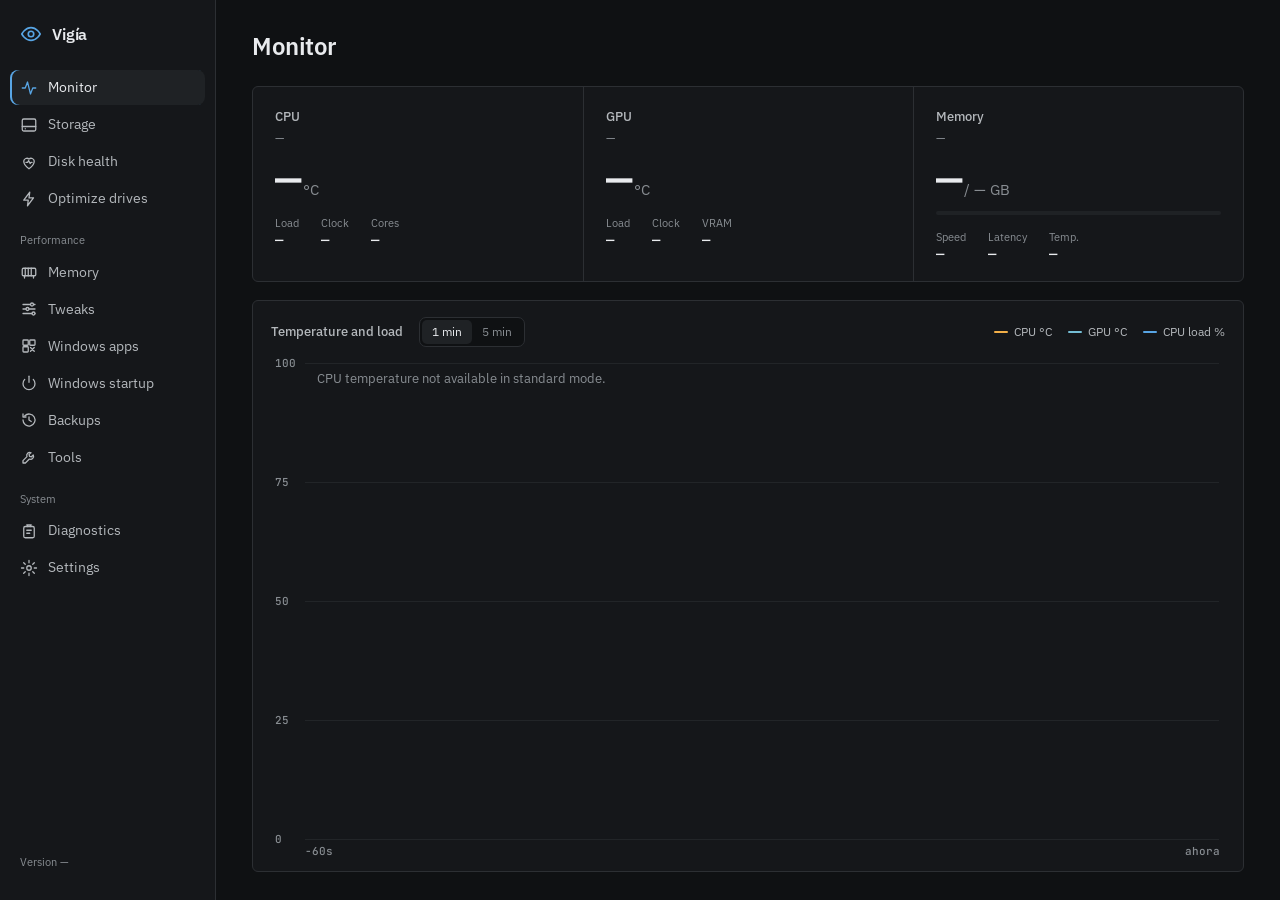
<file: src/Vigia/wwwroot/index.html>
<!doctype html>
<html lang="es">
<head>
<meta charset="utf-8">
<meta name="viewport" content="width=device-width, initial-scale=1">
<meta http-equiv="Content-Security-Policy" content="default-src 'self'; style-src 'self'; script-src 'self'; font-src 'self'; img-src 'self' data:">
<title>Vigía</title>
<link rel="stylesheet" href="app.css">
</head>
<body>
<div class="shell">
  <nav class="rail" aria-label="Secciones">
    <div class="brand">
      <svg viewBox="0 0 24 24" aria-hidden="true"><path d="M2 12s3.6-7 10-7 10 7 10 7-3.6 7-10 7S2 12 2 12Z"/><circle cx="12" cy="12" r="3"/></svg>
      <span>Vigía</span>
    </div>
    <button class="nav is-active" data-view="monitor" aria-current="page">
      <svg viewBox="0 0 24 24" aria-hidden="true"><path d="M3 12h4l3-8 4 16 3-8h4"/></svg>Monitor
    </button>
    <button class="nav" data-view="storage">
      <svg viewBox="0 0 24 24" aria-hidden="true"><rect x="3" y="4" width="18" height="16" rx="2"/><path d="M3 14h18M7 17h.01"/></svg>Almacenamiento
    </button>
    <button class="nav" data-view="health">
      <svg viewBox="0 0 24 24" aria-hidden="true"><path d="M12 21s-7-4.4-7-10.2A4.3 4.3 0 0 1 12 8a4.3 4.3 0 0 1 7 2.8C19 16.6 12 21 12 21Z"/><path d="M8 12.5h2.2l1.3-2.5 2 4 1.2-1.5H16"/></svg>Salud de discos
    </button>
    <button class="nav" data-view="opt">
      <svg viewBox="0 0 24 24" aria-hidden="true"><path d="M13 3 5 13.5h6L10 21l8-10.5h-6L13 3Z"/></svg>Optimizar discos
    </button>
    <p class="rail-sep">Rendimiento</p>
    <button class="nav" data-view="mem">
      <svg viewBox="0 0 24 24" aria-hidden="true"><rect x="3" y="7" width="18" height="10" rx="1.5"/><path d="M7 7v10M11 7v10M15 7v10M6 17v3M18 17v3"/></svg>Memoria
    </button>
    <button class="nav" data-view="tweaks">
      <svg viewBox="0 0 24 24" aria-hidden="true"><path d="M4 6h10M18 6h2M4 12h4M12 12h8M4 18h12M20 18h0"/><circle cx="16" cy="6" r="2"/><circle cx="10" cy="12" r="2"/><circle cx="18" cy="18" r="2"/></svg>Ajustes
    </button>
    <button class="nav" data-view="apps">
      <svg viewBox="0 0 24 24" aria-hidden="true"><rect x="4" y="4" width="7" height="7" rx="1"/><rect x="13" y="4" width="7" height="7" rx="1"/><rect x="4" y="13" width="7" height="7" rx="1"/><path d="m14 14 5 5M19 14l-5 5"/></svg>Apps de Windows
    </button>
    <button class="nav" data-view="startup">
      <svg viewBox="0 0 24 24" aria-hidden="true"><path d="M12 3v8"/><path d="M6.3 7.2a8 8 0 1 0 11.4 0"/></svg>Inicio de Windows
    </button>
    <button class="nav" data-view="backups">
      <svg viewBox="0 0 24 24" aria-hidden="true"><path d="M4 12a8 8 0 1 0 2.4-5.7"/><path d="M4 4v4h4"/><path d="M12 8v4l3 2"/></svg>Copias de seguridad
    </button>
    <button class="nav" data-view="tools">
      <svg viewBox="0 0 24 24" aria-hidden="true"><path d="M14.7 6.3a4 4 0 0 0-5.4 5.2L4 16.8V20h3.2l5.3-5.3a4 4 0 0 0 5.2-5.4l-2.4 2.4-2.6-.6-.6-2.6 2.6-2.2Z"/></svg>Herramientas
    </button>
    <p class="rail-sep">Sistema</p>
    <button class="nav" data-view="diag">
      <svg viewBox="0 0 24 24" aria-hidden="true"><path d="M9 4h6M10 4v2M14 4v2"/><rect x="5" y="6" width="14" height="15" rx="2"/><path d="M9 11h6M9 15h4"/></svg>Diagnóstico
    </button>
    <button class="nav" data-view="settings">
      <svg viewBox="0 0 24 24" aria-hidden="true"><circle cx="12" cy="12" r="3"/><path d="M12 2v3M12 19v3M4.9 4.9l2.1 2.1M17 17l2.1 2.1M2 12h3M19 12h3M4.9 19.1 7 17M17 7l2.1-2.1"/></svg>Configuración
    </button>
    <div class="rail-update" id="update" hidden>
      <p id="up-text"></p>
      <button class="btn" id="up-run">Actualizar</button>
    </div>
    <div class="rail-foot" id="privilege"></div>
    <p class="rail-ver" id="ver"><button class="linkish" id="up-check" title="Buscar versión nueva">Versión —</button></p>
  </nav>

  <main>
    <section class="view" id="view-monitor">
      <header class="head">
        <h1>Monitor</h1>
        <p class="stale" id="clock" hidden></p>
      </header>

      <div class="band" role="group" aria-label="Lecturas actuales">
        <article class="gauge" id="g-cpu">
          <h2>CPU</h2>
          <p class="model" id="cpu-name">—</p>
          <p class="big"><span id="cpu-temp">—</span><small>°C</small></p>
          <dl>
            <div><dt>Carga</dt><dd id="cpu-load">—</dd></div>
            <div><dt>Reloj</dt><dd id="cpu-clock">—</dd></div>
            <div><dt>Núcleos</dt><dd id="cpu-cores">—</dd></div>
          </dl>
        </article>
        <article class="gauge" id="g-gpu">
          <h2>GPU</h2>
          <p class="model" id="gpu-name">—</p>
          <p class="big"><span id="gpu-temp">—</span><small>°C</small></p>
          <dl>
            <div><dt>Carga</dt><dd id="gpu-load">—</dd></div>
            <div><dt>Reloj</dt><dd id="gpu-clock">—</dd></div>
            <div><dt>VRAM</dt><dd id="gpu-vram">—</dd></div>
          </dl>
        </article>
        <article class="gauge" id="g-ram">
          <h2>Memoria</h2>
          <p class="model" id="ram-kind">—</p>
          <p class="big"><span id="ram-used">—</span><small id="ram-total">/ — GB</small></p>
          <div class="meter" aria-hidden="true"><i id="ram-bar"></i></div>
          <dl>
            <div><dt>Velocidad</dt><dd id="ram-speed">—</dd></div>
            <div><dt>Latencia</dt><dd id="ram-lat" title="CL JEDEC del módulo (SPD) a la velocidad actual">—</dd></div>
            <div><dt>Temp.</dt><dd id="ram-temp">—</dd></div>
          </dl>
        </article>
      </div>

      <section class="chart-wrap" aria-labelledby="chart-title">
        <header class="chart-head">
          <h2 id="chart-title">Temperatura y carga</h2>
          <div class="seg" role="radiogroup" aria-label="Ventana">
            <button role="radio" aria-checked="true" data-win="60">1 min</button>
            <button role="radio" aria-checked="false" data-win="300">5 min</button>
          </div>
          <ul class="legend">
            <li><i class="k-ctemp"></i>CPU °C</li>
            <li><i class="k-gtemp"></i>GPU °C</li>
            <li><i class="k-load"></i>Carga CPU %</li>
          </ul>
        </header>
        <canvas id="chart" aria-label="Gráfica de temperatura y carga" role="img"></canvas>
      </section>

      <p class="notes" id="notes" hidden></p>
    </section>

    <section class="view" id="view-storage" hidden>
      <header class="head"><h1>Almacenamiento</h1></header>
      <ul class="drives" id="drives"></ul>

      <section class="clean" aria-labelledby="clean-title">
        <header class="clean-head">
          <div>
            <h2 id="clean-title">Limpieza</h2>
            <p class="sub">Solo borra archivos de más de 24 horas en carpetas temporales. Lo que esté en uso se salta.</p>
          </div>
          <button class="btn" id="scan">Analizar</button>
        </header>
        <ul class="targets" id="targets"><li class="empty">Pulsa Analizar para ver cuánto espacio se puede liberar.</li></ul>
        <footer class="clean-foot">
          <p id="clean-total" aria-live="polite"></p>
          <button class="btn primary" id="run" disabled>Limpiar seleccionado</button>
        </footer>
      </section>
    </section>

    <section class="view" id="view-health" hidden>
      <header class="head">
        <div><h1>Salud de discos</h1><p class="sub">Lee el SMART de cada disco: vida útil, horas de uso y sectores dañados. No escribe nada.</p></div>
        <button class="btn" id="h-scan">Escanear</button>
      </header>
      <div class="hcards" id="health-list" aria-live="polite"><p class="empty">Escaneando…</p></div>
    </section>

    <section class="view" id="view-opt" hidden>
      <header class="head">
        <div><h1>Optimizar</h1><p class="sub">Usa la herramienta de Windows: TRIM en los SSD y desfragmentación en los discos mecánicos. No borra ni mueve tus archivos de sitio.</p></div>
        <button class="btn" id="o-analyze">Analizar fragmentación</button>
      </header>
      <ul class="vols" id="vols"><li class="empty">Cargando unidades…</li></ul>
      <p class="sched" id="sched"></p>
      <section class="oprun" id="oprun" hidden aria-live="polite">
        <div class="oprun-head"><strong id="op-title"></strong><button class="btn" id="op-cancel">Detener</button></div>
        <div class="bar big-bar"><i id="op-bar"></i></div>
        <p class="op-line" id="op-line"></p>
      </section>
      <p class="op-result" id="op-result" aria-live="polite"></p>
    </section>

    <section class="view" id="view-mem" hidden>
      <header class="head">
        <div><h1>Memoria</h1><p class="sub">Libera RAM sin cerrar programas, con las mismas funciones de Windows que usan Mem Reduct e ISLC.</p></div>
        <button class="btn primary" id="m-free">Liberar ahora</button>
      </header>
      <div class="memmap" aria-hidden="true"><i class="m-used"></i><i class="m-mod"></i><i class="m-stby"></i><i class="m-free"></i></div>
      <dl class="sysinfo" id="memstats"></dl>
      <p class="result" id="m-result" aria-live="polite"></p>
      <div class="cols">
        <fieldset class="box">
          <legend>Qué liberar</legend>
          <label class="chk"><input type="checkbox" data-opt="workingSets" checked><span><b>Memoria de los procesos</b>Saca a disco las páginas que los programas no están usando. Vuelven solas si las necesitan.</span></label>
          <label class="chk"><input type="checkbox" data-opt="fileCache" checked><span><b>Caché de archivos del sistema</b>Archivos que Windows dejó abiertos en memoria.</span></label>
          <label class="chk"><input type="checkbox" data-opt="modified" checked><span><b>Páginas modificadas</b>Escribe al disco lo pendiente para que esa memoria quede libre.</span></label>
          <label class="chk"><input type="checkbox" data-opt="standby" checked><span><b>Caché en espera</b>Lo que más ocupa. Es lo que limpia ISLC.</span></label>
          <label class="chk"><input type="checkbox" data-opt="combine" checked><span><b>Combinar páginas repetidas</b>Junta copias idénticas de la misma página.</span></label>
        </fieldset>
        <fieldset class="box">
          <legend>Automático</legend>
          <label class="chk"><input type="checkbox" id="m-auto" checked><span><b>Liberar sola cuando la memoria pase de <input type="number" id="m-thr" min="50" max="98" step="1" value="60"> %</b>Como máximo una vez cada <input type="number" id="m-int" min="1" max="120" step="1" value="5"> min. Hace lo mismo que «Liberar ahora»; si salta en mitad de una partida puede dar un tirón corto.</span></label>
          <p class="note">Funciona mientras Vigía esté abierta.</p>
          <p class="note">Windows usa la RAM libre como caché porque así abre las cosas más rápido, y la vuelve a llenar. Liberarla ayuda cuando un juego se queda corto de memoria o da tirones después de horas; no acelera el PC por sí sola.</p>
        </fieldset>
      </div>
    </section>

    <section class="view" id="view-tweaks" hidden>
      <header class="head">
        <div><h1>Ajustes</h1><p class="sub" id="tw-sub">De tus carpetas de pack externo, de externo y de los recomendados de externo. Vigía guarda el valor que tenías antes de cada cambio y lo puede devolver.</p></div>
        <div class="actions">
          <button class="btn" id="tw-revert" disabled>Deshacer</button>
          <button class="btn primary" id="tw-apply" disabled>Aplicar</button>
        </div>
      </header>
      <p class="result" id="tw-result" aria-live="polite"></p>
      <div id="tw-groups"><p class="empty">Leyendo el estado actual…</p></div>
      <section class="box utilidad-externa">
        <div><h2>utilidad externa de externo</h2><p class="note">Abre la herramienta original en PowerShell. Se descarga de externo.com en ese momento y corre como administrador; Vigía crea antes un punto de restauración. Lo que marques ahí no lo puede deshacer Vigía.</p></div>
        <button class="btn" id="tw-utilidad-externa">Abrir utilidad externa</button>
      </section>
      <details class="box excluded">
        <summary>Lo que Vigía deja fuera de tus carpetas, y por qué</summary>
        <ul>
          <li><b>Aplicar antes de comenzar.reg</b> (externo): apaga el Control de cuentas (UAC). Cualquier programa tendría permisos de administrador sin preguntarte.</li>
          <li><b>Ajustes de configuración de características.bat</b>: quita las protecciones contra Spectre y Meltdown. Con Defender apagado en este PC, es demasiado.</li>
          <li><b>5; Optimización de la memoria</b> (externo): quita el archivo de paginación. Juegos y Chrome se cierran solos cuando se llena la RAM.</li>
          <li><b>9- Disable Windows Update</b> (Wub): sin parches de seguridad. Vigía lo cambia por «Windows Update sin sorpresas».</li>
          <li><b>2.bat</b> (DisableDynamicPstate): deja la GPU siempre a máxima frecuencia. Más calor y consumo; solo en la máquina virtual de pruebas.</li>
          <li><b>Extra\Internet</b> y <b>7; Optimizar la Red</b>: TcpWindowSize, TcpNumConnections, chimney, netdma y dca no tienen efecto en Windows 11.</li>
          <li><b>Extra\Configuraciones bajos recursos</b>: escriben en la GPU número 0000 sin comprobar que sea tu NVIDIA.</li>
          <li><b>Eliminar limite de ram</b> e <b>IoPageLockLimit</b>: Windows ignora ese valor desde XP.</li>
          <li><b>Enable Clear Pagefile at Shutdown</b>: solo hace que apagar tarde más.</li>
          <li><b>DPS, NcbService, SharedAccess y wlidsvc</b> (externo 3): rompen el solucionador de red, el estado de la conexión, la zona Wi-Fi y el inicio de sesión con cuenta Microsoft.</li>
          <li><b>Mouse Overcloock</b> y <b>Boost de USB</b>: instalan un driver sin firma de Microsoft.</li>
          <li><b>Active win 11 pro</b>, <b>IObit Driver Booster Pro</b> y <b>Optimizer</b>: activación no oficial, versión Pro sin licencia, y un optimizador que apaga Defender.</li>
        </ul>
      </details>
    </section>

    <section class="view" id="view-apps" hidden>
      <header class="head">
        <div><h1>Apps de Windows</h1><p class="sub">Quita apps que vienen con Windows. Se borran solo para tu usuario y se pueden volver a instalar desde Microsoft Store.</p></div>
        <button class="btn primary" id="ap-remove" disabled>Quitar seleccionadas</button>
      </header>
      <p class="result" id="ap-result" aria-live="polite"></p>
      <ul class="rows" id="ap-list"><li class="empty">Buscando apps instaladas…</li></ul>
    </section>

    <section class="view" id="view-startup" hidden>
      <header class="head">
        <div><h1>Inicio de Windows</h1><p class="sub" id="su-sub">Lo que arranca solo al encender el PC. Apagar no borra nada: la entrada se queda y la puedes volver a encender.</p></div>
        <button class="btn" id="su-reload">Volver a leer</button>
      </header>
      <p class="result" id="su-result" aria-live="polite"></p>
      <div id="su-groups"><p class="empty">Leyendo lo que arranca con Windows…</p></div>
    </section>

    <section class="view" id="view-backups" hidden>
      <header class="head">
        <div><h1>Copias de seguridad</h1><p class="sub" id="bk-sub">Antes de cada cambio, Vigía guarda cómo estaba todo. Restaurar una copia deja esas cosas como estaban en ese momento.</p></div>
        <button class="btn" id="bk-reload">Volver a leer</button>
      </header>
      <p class="result" id="bk-result" aria-live="polite"></p>
      <ul class="rows" id="bk-list"><li class="empty">Leyendo copias…</li></ul>
    </section>

    <section class="view" id="view-settings" hidden>
      <header class="head">
        <div><h1>Configuración</h1><p class="sub">Actualizaciones e idioma.</p></div>
      </header>
      <section class="tw-group">
        <h2>Actualizaciones</h2>
        <div class="panel st-panel">
          <div class="st-line">
            <div><strong id="st-ver">Versión —</strong><p class="sub" id="st-state">Vigía baja la versión nueva, comprueba la firma, se cierra, se actualiza y vuelve a abrir sola.</p></div>
            <button class="btn" id="st-check">Buscar actualizaciones</button>
          </div>
          <div class="st-new" id="st-new" hidden>
            <strong id="st-new-title"></strong>
            <p class="st-notes" id="st-notes"></p>
            <button class="btn primary" id="st-run">Actualizar ahora</button>
          </div>
          <label class="chk"><input type="checkbox" id="st-auto"><span>Buscar sola al abrir Vigía y cada 6 horas<small>Solo pregunta a GitHub si hay versión nueva; no baja nada sin que lo pidas.</small></span></label>
        </div>
      </section>
      <section class="tw-group">
        <h2>Idioma</h2>
        <div class="panel st-panel">
          <div class="st-line">
            <div><strong>Idioma de Vigía</strong><p class="sub">«Automático» usa el idioma de Windows.</p></div>
            <select id="st-lang" class="st-select"><option value="auto">Automático</option></select>
          </div>
        </div>
      </section>
    </section>

    <section class="view" id="view-tools" hidden>
      <header class="head">
        <div><h1>Herramientas</h1><p class="sub" id="tl-sub">Programas de tu carpeta. Vigía solo los abre.</p></div>
      </header>
      <p class="result" id="tl-result" aria-live="polite"></p>
      <section class="box stretch" id="ds-box">
        <div>
          <h2>Resolución estirada</h2>
          <p class="sub" id="ds-sub">Leyendo la pantalla…</p>
        </div>
        <div class="ds-act">
          <select id="ds-mode" aria-label="Resolución"></select>
          <button class="btn primary" id="ds-apply" disabled>Estirar</button>
          <button class="btn" id="ds-restore" hidden>Volver a la normal</button>
        </div>
        <div class="ds-confirm" id="ds-confirm" hidden>
          <p>¿Se ve bien? Si no confirmas, vuelve sola en <b id="ds-count">15</b> s.</p>
          <button class="btn primary" id="ds-keep">Dejarla</button>
          <button class="btn" id="ds-undo">Volver ya</button>
        </div>
      </section>
      <div id="tl-groups"></div>
    </section>

    <section class="view" id="view-diag" hidden>
      <header class="head">
        <div><h1>Diagnóstico</h1><p class="sub" id="diag-sub">Revisa el registro de eventos de Windows de los últimos 7 días. Solo lectura.</p></div>
        <button class="btn" id="d-run">Volver a revisar</button>
      </header>
      <dl class="sysinfo" id="sysinfo"></dl>
      <p class="tally" id="tally"></p>
      <ul class="findings" id="findings"><li class="empty">Revisando…</li></ul>
    </section>
  </main>
</div>
<script src="i18n.js"></script>
<script src="app.js"></script>
</body>
</html>
</file>
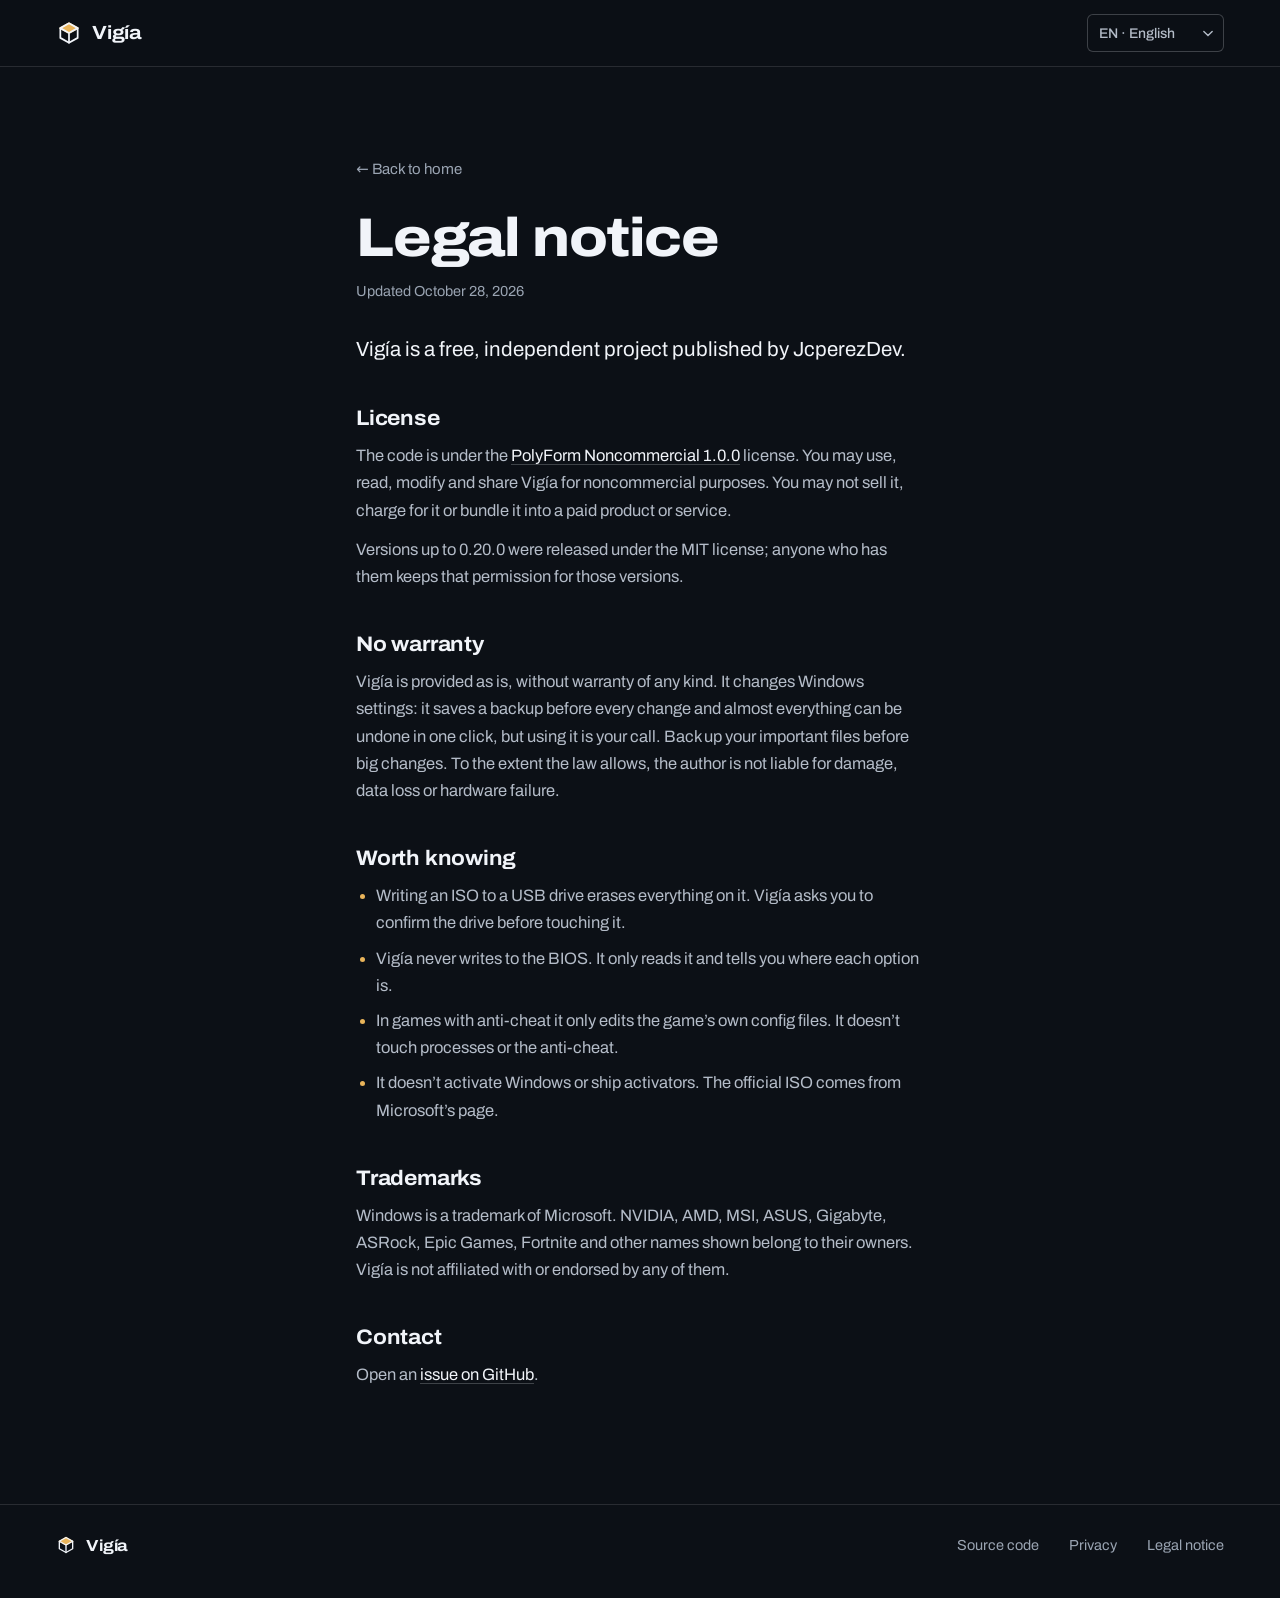
<file: landing/legal.html>
<!doctype html>
<html lang="es">
<head>
<meta charset="utf-8">
<meta name="viewport" content="width=device-width, initial-scale=1">
<title>Aviso legal · Vigía</title>
<meta name="description" content="Licencia, garantía y marcas de Vigía.">
<meta name="theme-color" content="#0c1016">
<link rel="canonical" href="https://vigiapc.vercel.app/legal.html">
<link rel="icon" href="favicon.ico">
<link rel="preload" href="fonts/archivo-var-latin.woff2" as="font" type="font/woff2" crossorigin>
<link rel="stylesheet" href="styles.css">
</head>
<body class="doc-page">
<svg width="0" height="0" style="position:absolute" aria-hidden="true">
  <symbol id="i-logo" viewBox="0 0 24 24"><path class="lid" d="M12 3 20 7.5 12 12 4 7.5Z"/><path d="M12 3 20 7.5v9L12 21l-8-4.5v-9Z"/><path d="M4 7.5 12 12l8-4.5M12 12v9"/></symbol>
</svg>
<header class="top scrolled">
  <a class="brand" href="./" aria-label="Vigía"><svg><use href="#i-logo"/></svg>Vigía</a>
  <label class="lang">
    <span class="sr">Idioma</span>
    <select id="lang">
      <option value="es">ES · Español</option>
      <option value="en">EN · English</option>
      <option value="pt">PT · Português</option>
      <option value="fr">FR · Français</option>
      <option value="de">DE · Deutsch</option>
    </select>
  </label>
</header>
<main id="main">
<article class="doc" lang="es" data-title="Aviso legal · Vigía">
  <a class="back" href="./">← Volver al inicio</a>
  <h1>Aviso legal</h1>
  <p class="upd">Actualizado el 28 de octubre de 2026</p>
<p class="short">Vigía es un proyecto gratis e independiente, publicado por JcperezDev.</p>
<h2>Licencia</h2>
<p>El código está bajo la licencia <a href="https://github.com/JcperezDev/vigia/blob/main/LICENSE">PolyForm Noncommercial 1.0.0</a>. Puedes usar Vigía, leerla, modificarla y compartirla sin fines comerciales. No se permite venderla, cobrar por ella ni meterla en un producto o servicio de pago.</p>
<p>Las versiones hasta la 0.20.0 salieron con licencia MIT; quien las tenga conserva ese permiso para esas versiones.</p>
<h2>Sin garantía</h2>
<p>Vigía se ofrece tal cual, sin garantía de ningún tipo. Cambia ajustes de Windows: guarda una copia antes de cada cambio y casi todo se deshace con un clic, pero usarla es decisión tuya. Antes de cambios grandes, haz copia de tus archivos importantes. En la medida en que la ley lo permita, el autor no responde por daños, pérdida de datos ni fallos del equipo.</p>
<h2>Lo que conviene saber</h2>
<ul>
<li>Pasar una ISO a un USB borra todo lo que tenga ese USB. Vigía te pide confirmar el disco antes de tocarlo.</li>
<li>Vigía no escribe en la BIOS. Solo la lee y te dice dónde está cada opción.</li>
<li>En juegos con antitrampas solo cambia archivos de configuración del propio juego. No toca procesos ni el antitrampas.</li>
<li>No activa Windows ni trae activadores. La ISO oficial se baja de la página de Microsoft.</li>
</ul>
<h2>Marcas</h2>
<p>Windows es marca de Microsoft. NVIDIA, AMD, MSI, ASUS, Gigabyte, ASRock, Epic Games, Fortnite y las demás marcas que aparecen son de sus dueños. Vigía no está afiliada ni respaldada por ninguno de ellos.</p>
<h2>Contacto</h2>
<p>Abre un <a href="https://github.com/JcperezDev/vigia/issues">issue en GitHub</a>.</p>
</article>
<article class="doc" lang="en" data-title="Legal notice · Vigía" hidden>
  <a class="back" href="./">← Back to home</a>
  <h1>Legal notice</h1>
  <p class="upd">Updated October 28, 2026</p>
<p class="short">Vigía is a free, independent project published by JcperezDev.</p>
<h2>License</h2>
<p>The code is under the <a href="https://github.com/JcperezDev/vigia/blob/main/LICENSE">PolyForm Noncommercial 1.0.0</a> license. You may use, read, modify and share Vigía for noncommercial purposes. You may not sell it, charge for it or bundle it into a paid product or service.</p>
<p>Versions up to 0.20.0 were released under the MIT license; anyone who has them keeps that permission for those versions.</p>
<h2>No warranty</h2>
<p>Vigía is provided as is, without warranty of any kind. It changes Windows settings: it saves a backup before every change and almost everything can be undone in one click, but using it is your call. Back up your important files before big changes. To the extent the law allows, the author is not liable for damage, data loss or hardware failure.</p>
<h2>Worth knowing</h2>
<ul>
<li>Writing an ISO to a USB drive erases everything on it. Vigía asks you to confirm the drive before touching it.</li>
<li>Vigía never writes to the BIOS. It only reads it and tells you where each option is.</li>
<li>In games with anti-cheat it only edits the game’s own config files. It doesn’t touch processes or the anti-cheat.</li>
<li>It doesn’t activate Windows or ship activators. The official ISO comes from Microsoft’s page.</li>
</ul>
<h2>Trademarks</h2>
<p>Windows is a trademark of Microsoft. NVIDIA, AMD, MSI, ASUS, Gigabyte, ASRock, Epic Games, Fortnite and other names shown belong to their owners. Vigía is not affiliated with or endorsed by any of them.</p>
<h2>Contact</h2>
<p>Open an <a href="https://github.com/JcperezDev/vigia/issues">issue on GitHub</a>.</p>
</article>
<article class="doc" lang="pt" data-title="Aviso legal · Vigía" hidden>
  <a class="back" href="./">← Voltar ao início</a>
  <h1>Aviso legal</h1>
  <p class="upd">Atualizado em 28 de outubro de 2026</p>
<p class="short">O Vigía é um projeto grátis e independente, publicado por JcperezDev.</p>
<h2>Licença</h2>
<p>O código está sob a licença <a href="https://github.com/JcperezDev/vigia/blob/main/LICENSE">PolyForm Noncommercial 1.0.0</a>. Você pode usar, ler, modificar e compartilhar o Vigía sem fins comerciais. Não é permitido vendê-lo, cobrar por ele nem colocá-lo em um produto ou serviço pago.</p>
<p>As versões até a 0.20.0 saíram com licença MIT; quem as tem mantém essa permissão para essas versões.</p>
<h2>Sem garantia</h2>
<p>O Vigía é oferecido como está, sem garantia de nenhum tipo. Ele muda ajustes do Windows: salva uma cópia antes de cada mudança e quase tudo se desfaz com um clique, mas usá-lo é decisão sua. Antes de mudanças grandes, faça backup dos seus arquivos importantes. Na medida em que a lei permitir, o autor não responde por danos, perda de dados ou falhas do equipamento.</p>
<h2>Bom saber</h2>
<ul>
<li>Gravar uma ISO num pendrive apaga tudo o que há nele. O Vigía pede para você confirmar o disco antes.</li>
<li>O Vigía não grava na BIOS. Só a lê e diz onde fica cada opção.</li>
<li>Em jogos com anti-cheat ele só muda arquivos de configuração do próprio jogo. Não mexe em processos nem no anti-cheat.</li>
<li>Não ativa o Windows nem traz ativadores. A ISO oficial vem da página da Microsoft.</li>
</ul>
<h2>Marcas</h2>
<p>Windows é marca da Microsoft. NVIDIA, AMD, MSI, ASUS, Gigabyte, ASRock, Epic Games, Fortnite e as demais marcas citadas são de seus donos. O Vigía não é afiliado nem endossado por nenhum deles.</p>
<h2>Contato</h2>
<p>Abra uma <a href="https://github.com/JcperezDev/vigia/issues">issue no GitHub</a>.</p>
</article>
<article class="doc" lang="fr" data-title="Mentions légales · Vigía" hidden>
  <a class="back" href="./">← Retour à l’accueil</a>
  <h1>Mentions légales</h1>
  <p class="upd">Mis à jour le 28 octobre 2026</p>
<p class="short">Vigía est un projet gratuit et indépendant, publié par JcperezDev.</p>
<h2>Licence</h2>
<p>Le code est sous licence <a href="https://github.com/JcperezDev/vigia/blob/main/LICENSE">PolyForm Noncommercial 1.0.0</a>. Vous pouvez utiliser, lire, modifier et partager Vigía à des fins non commerciales. Il est interdit de le vendre, de le faire payer ou de l’intégrer à un produit ou service payant.</p>
<p>Les versions jusqu’à la 0.20.0 sont parues sous licence MIT ; qui les possède garde cette permission pour ces versions.</p>
<h2>Sans garantie</h2>
<p>Vigía est fourni tel quel, sans aucune garantie. Il modifie des réglages de Windows : il fait une copie avant chaque changement et presque tout s’annule en un clic, mais l’utiliser reste votre choix. Avant un gros changement, sauvegardez vos fichiers importants. Dans la mesure permise par la loi, l’auteur n’est pas responsable des dommages, pertes de données ou pannes.</p>
<h2>À savoir</h2>
<ul>
<li>Copier une ISO sur une clé USB efface tout son contenu. Vigía vous demande de confirmer le disque avant d’y toucher.</li>
<li>Vigía n’écrit jamais dans le BIOS. Il le lit et vous indique où se trouve chaque option.</li>
<li>Dans les jeux avec anti-triche, il ne modifie que les fichiers de configuration du jeu. Il ne touche ni aux processus ni à l’anti-triche.</li>
<li>Il n’active pas Windows et n’inclut aucun activateur. L’ISO officielle vient de la page de Microsoft.</li>
</ul>
<h2>Marques</h2>
<p>Windows est une marque de Microsoft. NVIDIA, AMD, MSI, ASUS, Gigabyte, ASRock, Epic Games, Fortnite et les autres marques citées appartiennent à leurs propriétaires. Vigía n’est ni affilié ni soutenu par aucun d’eux.</p>
<h2>Contact</h2>
<p>Ouvrez une <a href="https://github.com/JcperezDev/vigia/issues">issue sur GitHub</a>.</p>
</article>
<article class="doc" lang="de" data-title="Rechtliches · Vigía" hidden>
  <a class="back" href="./">← Zur Startseite</a>
  <h1>Rechtliches</h1>
  <p class="upd">Aktualisiert am 28. Oktober 2026</p>
<p class="short">Vigía ist ein kostenloses, unabhängiges Projekt von JcperezDev.</p>
<h2>Lizenz</h2>
<p>Der Code steht unter der Lizenz <a href="https://github.com/JcperezDev/vigia/blob/main/LICENSE">PolyForm Noncommercial 1.0.0</a>. Du darfst Vigía für nichtkommerzielle Zwecke nutzen, lesen, verändern und weitergeben. Verkaufen, Geld dafür verlangen oder es in ein kostenpflichtiges Produkt oder einen Dienst einbauen ist nicht erlaubt.</p>
<p>Versionen bis 0.20.0 erschienen unter der MIT-Lizenz; wer sie hat, behält diese Erlaubnis für diese Versionen.</p>
<h2>Keine Gewährleistung</h2>
<p>Vigía wird so bereitgestellt, wie es ist, ohne jede Gewährleistung. Es ändert Windows-Einstellungen: Vor jeder Änderung legt es eine Sicherung an, und fast alles lässt sich mit einem Klick zurücknehmen, aber die Nutzung ist deine Entscheidung. Sichere vor großen Änderungen deine wichtigen Dateien. Soweit gesetzlich zulässig, haftet der Autor nicht für Schäden, Datenverlust oder Hardwaredefekte.</p>
<h2>Gut zu wissen</h2>
<ul>
<li>Eine ISO auf einen USB-Stick zu schreiben löscht alles darauf. Vigía lässt dich das Laufwerk vorher bestätigen.</li>
<li>Vigía schreibt nie ins BIOS. Es liest es nur und sagt dir, wo welche Option ist.</li>
<li>In Spielen mit Anti-Cheat ändert es nur die Konfigurationsdateien des Spiels. Prozesse und Anti-Cheat fasst es nicht an.</li>
<li>Es aktiviert Windows nicht und enthält keine Aktivatoren. Die offizielle ISO kommt von der Microsoft-Seite.</li>
</ul>
<h2>Marken</h2>
<p>Windows ist eine Marke von Microsoft. NVIDIA, AMD, MSI, ASUS, Gigabyte, ASRock, Epic Games, Fortnite und andere genannte Namen gehören ihren Inhabern. Vigía ist mit keinem von ihnen verbunden und wird von keinem unterstützt.</p>
<h2>Kontakt</h2>
<p>Öffne ein <a href="https://github.com/JcperezDev/vigia/issues">Issue auf GitHub</a>.</p>
</article>
</main>
<footer>
  <span class="brand"><svg><use href="#i-logo"/></svg>Vigía</span>
  <a href="https://github.com/JcperezDev/vigia" data-f="1">Código fuente</a>
  <a href="privacidad.html" data-f="2">Privacidad</a>
  <a href="legal.html" data-f="3">Aviso legal</a>
</footer>
<script src="doc.js" defer></script>
</body>
</html>
</file>
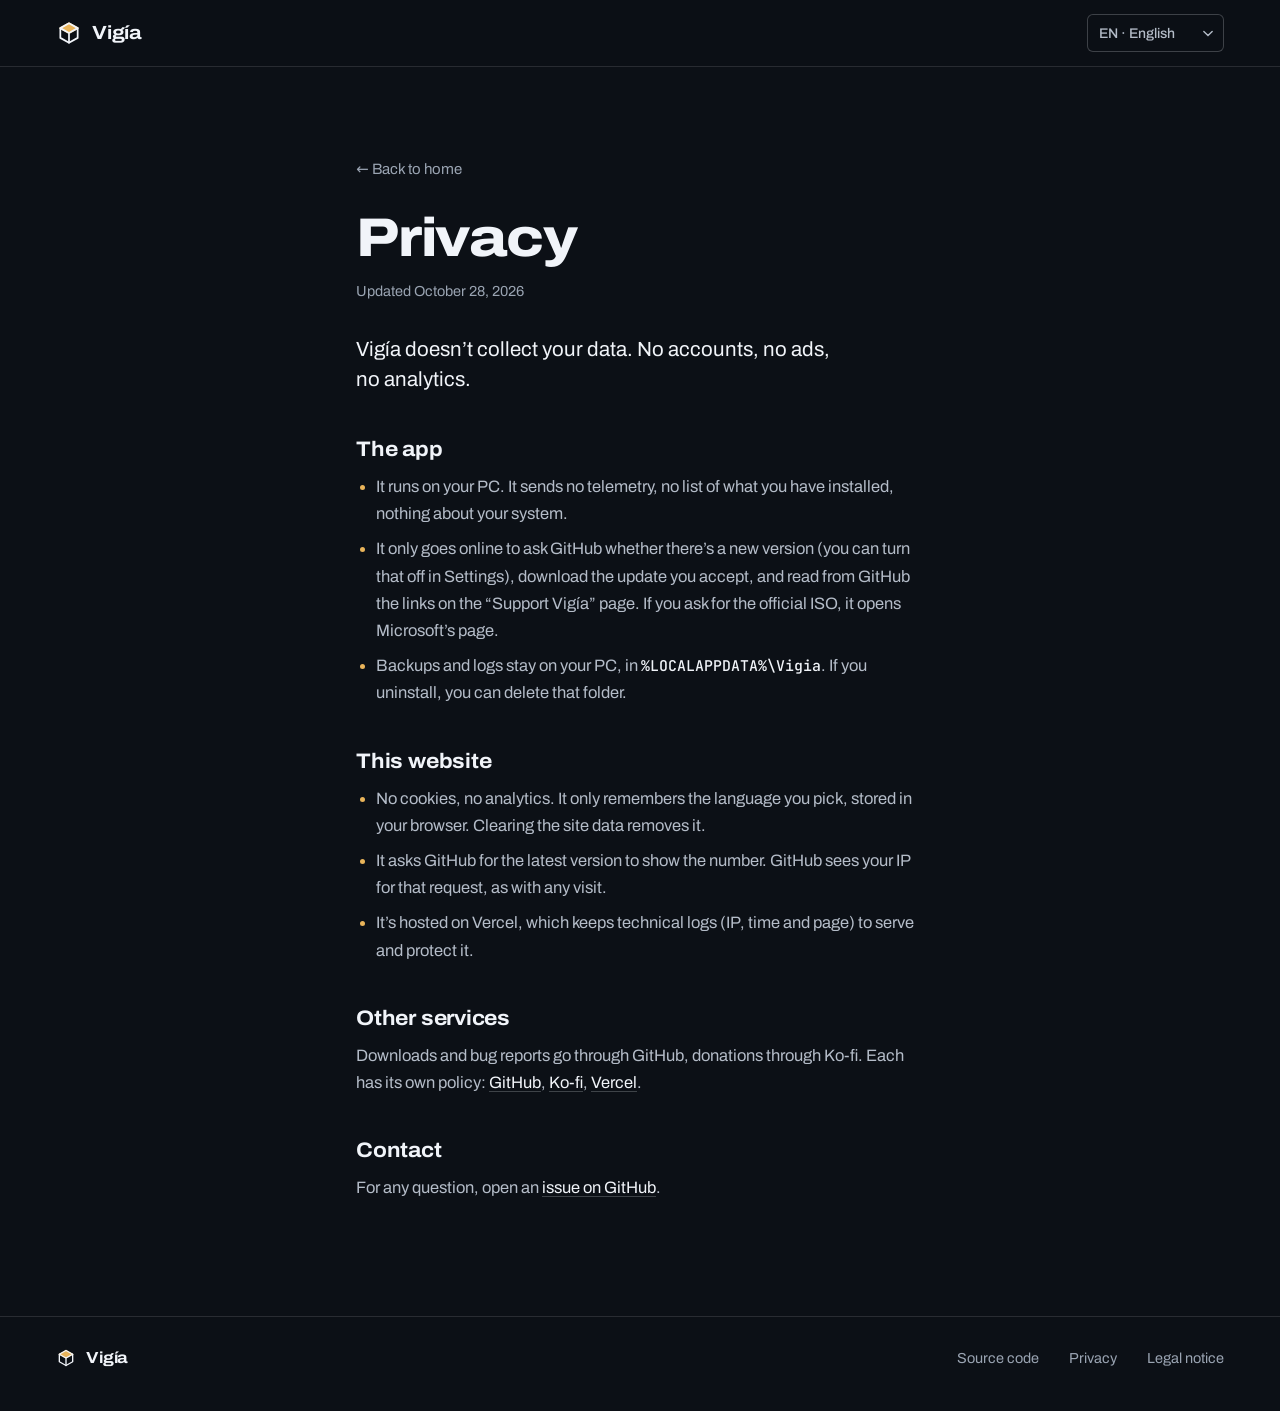
<file: landing/privacidad.html>
<!doctype html>
<html lang="es">
<head>
<meta charset="utf-8">
<meta name="viewport" content="width=device-width, initial-scale=1">
<title>Privacidad · Vigía</title>
<meta name="description" content="Qué datos usa Vigía: ninguno. Sin cuentas, anuncios ni analítica.">
<meta name="theme-color" content="#0c1016">
<link rel="canonical" href="https://vigiapc.vercel.app/privacidad.html">
<link rel="icon" href="favicon.ico">
<link rel="preload" href="fonts/archivo-var-latin.woff2" as="font" type="font/woff2" crossorigin>
<link rel="stylesheet" href="styles.css">
</head>
<body class="doc-page">
<svg width="0" height="0" style="position:absolute" aria-hidden="true">
  <symbol id="i-logo" viewBox="0 0 24 24"><path class="lid" d="M12 3 20 7.5 12 12 4 7.5Z"/><path d="M12 3 20 7.5v9L12 21l-8-4.5v-9Z"/><path d="M4 7.5 12 12l8-4.5M12 12v9"/></symbol>
</svg>
<header class="top scrolled">
  <a class="brand" href="./" aria-label="Vigía"><svg><use href="#i-logo"/></svg>Vigía</a>
  <label class="lang">
    <span class="sr">Idioma</span>
    <select id="lang">
      <option value="es">ES · Español</option>
      <option value="en">EN · English</option>
      <option value="pt">PT · Português</option>
      <option value="fr">FR · Français</option>
      <option value="de">DE · Deutsch</option>
    </select>
  </label>
</header>
<main id="main">
<article class="doc" lang="es" data-title="Privacidad · Vigía">
  <a class="back" href="./">← Volver al inicio</a>
  <h1>Privacidad</h1>
  <p class="upd">Actualizado el 28 de octubre de 2026</p>
<p class="short">Vigía no recoge tus datos. No hay cuentas, anuncios ni analítica.</p>
<h2>La app</h2>
<ul>
<li>Trabaja en tu PC. No envía telemetría, ni lo que tienes instalado, ni nada de tu sistema.</li>
<li>Se conecta a internet solo para esto: preguntar a GitHub si hay versión nueva (se puede apagar en Configuración), bajar la actualización que aceptas y leer de GitHub los enlaces de la página «Apoya Vigía». Si pides la ISO oficial, abre la página de Microsoft.</li>
<li>Las copias de seguridad y los registros se quedan en tu PC, en <code>%LOCALAPPDATA%\Vigia</code>. Si desinstalas, puedes borrar esa carpeta.</li>
</ul>
<h2>Esta web</h2>
<ul>
<li>No usa cookies ni analítica. Solo recuerda el idioma que eliges, guardado en tu navegador. Se borra al limpiar los datos del sitio.</li>
<li>Pregunta a GitHub cuál es la última versión para mostrar el número. En esa consulta GitHub ve tu IP, como en cualquier visita.</li>
<li>La aloja Vercel, que guarda registros técnicos (IP, fecha y página) para servirla y protegerla.</li>
</ul>
<h2>Otros servicios</h2>
<p>Las descargas y los reportes van por GitHub y las donaciones por Ko-fi. Cada uno tiene su propia política: <a href="https://docs.github.com/es/site-policy/privacy-policies/github-general-privacy-statement">GitHub</a>, <a href="https://more.ko-fi.com/privacy">Ko-fi</a>, <a href="https://vercel.com/legal/privacy-policy">Vercel</a>.</p>
<h2>Contacto</h2>
<p>Para cualquier duda, abre un <a href="https://github.com/JcperezDev/vigia/issues">issue en GitHub</a>.</p>
</article>
<article class="doc" lang="en" data-title="Privacy · Vigía" hidden>
  <a class="back" href="./">← Back to home</a>
  <h1>Privacy</h1>
  <p class="upd">Updated October 28, 2026</p>
<p class="short">Vigía doesn’t collect your data. No accounts, no ads, no analytics.</p>
<h2>The app</h2>
<ul>
<li>It runs on your PC. It sends no telemetry, no list of what you have installed, nothing about your system.</li>
<li>It only goes online to ask GitHub whether there’s a new version (you can turn that off in Settings), download the update you accept, and read from GitHub the links on the “Support Vigía” page. If you ask for the official ISO, it opens Microsoft’s page.</li>
<li>Backups and logs stay on your PC, in <code>%LOCALAPPDATA%\Vigia</code>. If you uninstall, you can delete that folder.</li>
</ul>
<h2>This website</h2>
<ul>
<li>No cookies, no analytics. It only remembers the language you pick, stored in your browser. Clearing the site data removes it.</li>
<li>It asks GitHub for the latest version to show the number. GitHub sees your IP for that request, as with any visit.</li>
<li>It’s hosted on Vercel, which keeps technical logs (IP, time and page) to serve and protect it.</li>
</ul>
<h2>Other services</h2>
<p>Downloads and bug reports go through GitHub, donations through Ko-fi. Each has its own policy: <a href="https://docs.github.com/en/site-policy/privacy-policies/github-general-privacy-statement">GitHub</a>, <a href="https://more.ko-fi.com/privacy">Ko-fi</a>, <a href="https://vercel.com/legal/privacy-policy">Vercel</a>.</p>
<h2>Contact</h2>
<p>For any question, open an <a href="https://github.com/JcperezDev/vigia/issues">issue on GitHub</a>.</p>
</article>
<article class="doc" lang="pt" data-title="Privacidade · Vigía" hidden>
  <a class="back" href="./">← Voltar ao início</a>
  <h1>Privacidade</h1>
  <p class="upd">Atualizado em 28 de outubro de 2026</p>
<p class="short">O Vigía não coleta seus dados. Sem contas, anúncios nem analytics.</p>
<h2>O app</h2>
<ul>
<li>Funciona no seu PC. Não envia telemetria, nem a lista do que você tem instalado, nem nada do seu sistema.</li>
<li>Só se conecta à internet para perguntar ao GitHub se há versão nova (dá para desligar em Ajustes), baixar a atualização que você aceita e ler do GitHub os links da página “Apoie o Vigía”. Se você pedir a ISO oficial, ele abre a página da Microsoft.</li>
<li>Os backups e registros ficam no seu PC, em <code>%LOCALAPPDATA%\Vigia</code>. Se desinstalar, pode apagar essa pasta.</li>
</ul>
<h2>Este site</h2>
<ul>
<li>Sem cookies nem analytics. Só lembra o idioma que você escolhe, salvo no seu navegador. Limpar os dados do site apaga isso.</li>
<li>Pergunta ao GitHub qual é a última versão para mostrar o número. Nessa consulta o GitHub vê seu IP, como em qualquer visita.</li>
<li>É hospedado na Vercel, que guarda registros técnicos (IP, data e página) para servir e proteger o site.</li>
</ul>
<h2>Outros serviços</h2>
<p>Downloads e relatos de erro passam pelo GitHub, e doações pelo Ko-fi. Cada um tem sua política: <a href="https://docs.github.com/pt/site-policy/privacy-policies/github-general-privacy-statement">GitHub</a>, <a href="https://more.ko-fi.com/privacy">Ko-fi</a>, <a href="https://vercel.com/legal/privacy-policy">Vercel</a>.</p>
<h2>Contato</h2>
<p>Para qualquer dúvida, abra uma <a href="https://github.com/JcperezDev/vigia/issues">issue no GitHub</a>.</p>
</article>
<article class="doc" lang="fr" data-title="Confidentialité · Vigía" hidden>
  <a class="back" href="./">← Retour à l’accueil</a>
  <h1>Confidentialité</h1>
  <p class="upd">Mis à jour le 28 octobre 2026</p>
<p class="short">Vigía ne collecte pas vos données. Pas de compte, pas de pub, pas de mesure d’audience.</p>
<h2>L’application</h2>
<ul>
<li>Elle tourne sur votre PC. Elle n’envoie ni télémétrie, ni la liste de vos programmes, ni rien sur votre système.</li>
<li>Elle ne se connecte à internet que pour demander à GitHub s’il y a une nouvelle version (désactivable dans Réglages), télécharger la mise à jour que vous acceptez et lire sur GitHub les liens de la page « Soutenir Vigía ». Si vous demandez l’ISO officielle, elle ouvre la page de Microsoft.</li>
<li>Les sauvegardes et journaux restent sur votre PC, dans <code>%LOCALAPPDATA%\Vigia</code>. Après désinstallation, vous pouvez supprimer ce dossier.</li>
</ul>
<h2>Ce site</h2>
<ul>
<li>Pas de cookies ni de mesure d’audience. Il retient seulement la langue choisie, dans votre navigateur. Effacer les données du site la supprime.</li>
<li>Il demande à GitHub la dernière version pour afficher le numéro. GitHub voit votre IP pour cette requête, comme pour toute visite.</li>
<li>Il est hébergé par Vercel, qui conserve des journaux techniques (IP, date et page) pour le servir et le protéger.</li>
</ul>
<h2>Autres services</h2>
<p>Les téléchargements et rapports de bugs passent par GitHub, les dons par Ko-fi. Chacun a sa propre politique : <a href="https://docs.github.com/fr/site-policy/privacy-policies/github-general-privacy-statement">GitHub</a>, <a href="https://more.ko-fi.com/privacy">Ko-fi</a>, <a href="https://vercel.com/legal/privacy-policy">Vercel</a>.</p>
<h2>Contact</h2>
<p>Pour toute question, ouvrez une <a href="https://github.com/JcperezDev/vigia/issues">issue sur GitHub</a>.</p>
</article>
<article class="doc" lang="de" data-title="Datenschutz · Vigía" hidden>
  <a class="back" href="./">← Zur Startseite</a>
  <h1>Datenschutz</h1>
  <p class="upd">Aktualisiert am 28. Oktober 2026</p>
<p class="short">Vigía sammelt keine Daten von dir. Kein Konto, keine Werbung, keine Analyse.</p>
<h2>Die App</h2>
<ul>
<li>Sie läuft auf deinem PC. Sie sendet keine Telemetrie, keine Liste deiner Programme und nichts über dein System.</li>
<li>Ins Internet geht sie nur, um bei GitHub nach einer neuen Version zu fragen (in den Einstellungen abschaltbar), das Update zu laden, dem du zustimmst, und die Links der Seite „Vigía unterstützen“ von GitHub zu lesen. Wenn du die offizielle ISO willst, öffnet sie die Seite von Microsoft.</li>
<li>Sicherungen und Protokolle bleiben auf deinem PC, in <code>%LOCALAPPDATA%\Vigia</code>. Nach dem Deinstallieren kannst du den Ordner löschen.</li>
</ul>
<h2>Diese Website</h2>
<ul>
<li>Keine Cookies, keine Analyse. Sie merkt sich nur die gewählte Sprache in deinem Browser. Wenn du die Websitedaten löschst, ist sie weg.</li>
<li>Sie fragt GitHub nach der neuesten Version, um die Nummer anzuzeigen. GitHub sieht dabei deine IP, wie bei jedem Besuch.</li>
<li>Gehostet wird sie bei Vercel, das technische Protokolle (IP, Zeit und Seite) speichert, um sie auszuliefern und zu schützen.</li>
</ul>
<h2>Andere Dienste</h2>
<p>Downloads und Fehlerberichte laufen über GitHub, Spenden über Ko-fi. Jeder hat eigene Regeln: <a href="https://docs.github.com/de/site-policy/privacy-policies/github-general-privacy-statement">GitHub</a>, <a href="https://more.ko-fi.com/privacy">Ko-fi</a>, <a href="https://vercel.com/legal/privacy-policy">Vercel</a>.</p>
<h2>Kontakt</h2>
<p>Bei Fragen öffne ein <a href="https://github.com/JcperezDev/vigia/issues">Issue auf GitHub</a>.</p>
</article>
</main>
<footer>
  <span class="brand"><svg><use href="#i-logo"/></svg>Vigía</span>
  <a href="https://github.com/JcperezDev/vigia" data-f="1">Código fuente</a>
  <a href="privacidad.html" data-f="2">Privacidad</a>
  <a href="legal.html" data-f="3">Aviso legal</a>
</footer>
<script src="doc.js" defer></script>
</body>
</html>
</file>
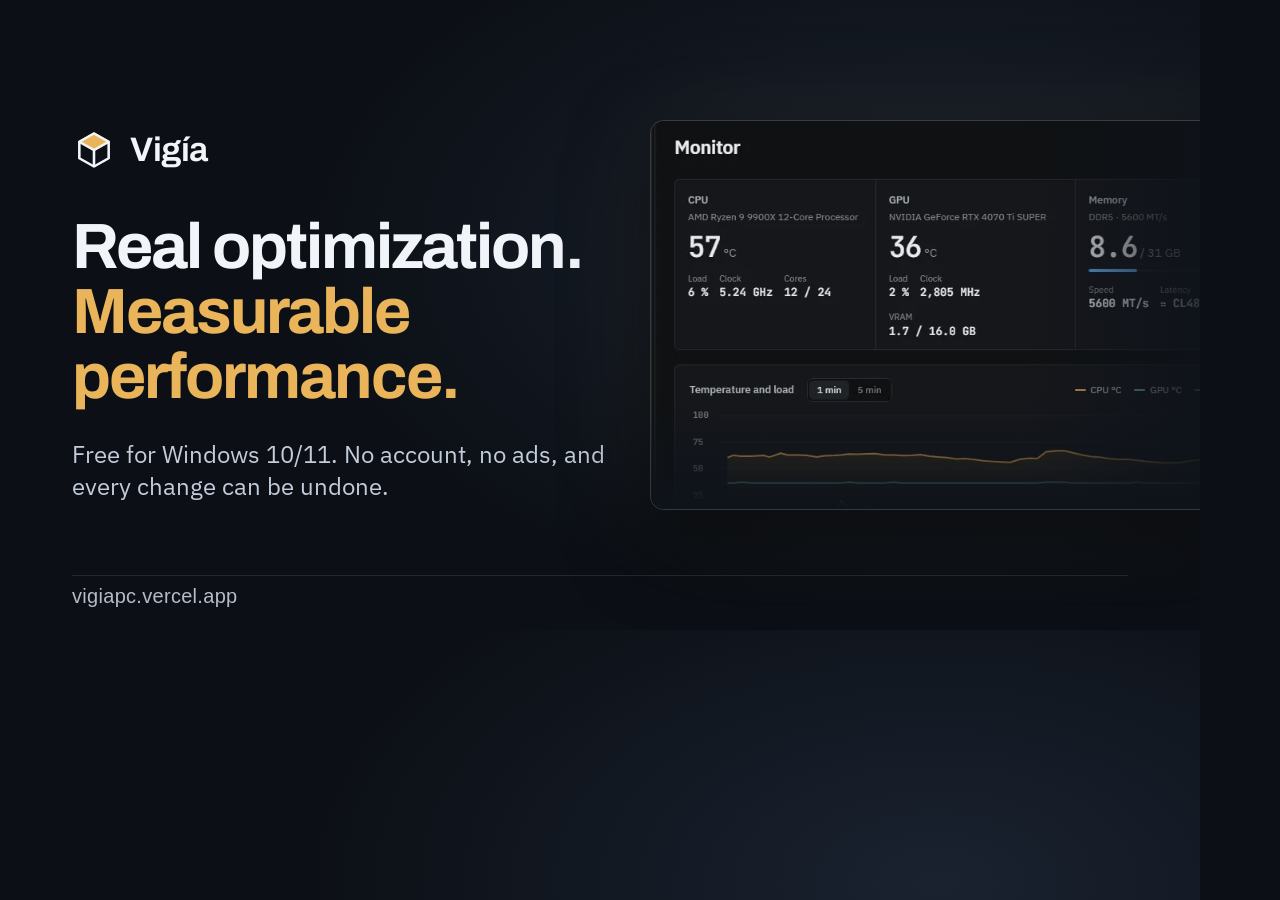
<file: landing/og/og.html>
<!doctype html>
<!-- Tarjeta para compartir el enlace (1200×630). Se captura a img/og-en.png; no se publica. -->
<html lang="en">
<meta charset="utf-8">
<style>
@font-face { font-family: Archivo; src: url(../fonts/archivo-var-latin.woff2) format("woff2"); font-weight: 100 900; }
@font-face { font-family: Plex; src: url(../fonts/ibm-plex-sans-latin-400-normal.woff2) format("woff2"); font-weight: 400; }
* { margin: 0; box-sizing: border-box; }
html, body { width: 1200px; height: 630px; overflow: hidden; }
body { background: radial-gradient(900px 520px at 78% 40%, #1a2230, #0c1016 70%); color: #f1f4f9; font-family: Plex, "Segoe UI", sans-serif; position: relative; }
.l { position: absolute; left: 72px; top: 0; bottom: 0; width: 540px; display: flex; flex-direction: column; justify-content: center; }
.brand { display: flex; align-items: center; gap: 14px; font: 650 34px Archivo, sans-serif; letter-spacing: -.5px; margin-bottom: 42px; }
.brand svg { width: 44px; height: 44px; fill: none; stroke: #f1f4f9; stroke-width: 1.4; stroke-linejoin: round; }
.brand .lid { fill: #e9b45a; stroke: #e9b45a; }
h1 { font: 700 64px/1.02 Archivo, sans-serif; letter-spacing: -2px; }
h1 span { color: #e9b45a; display: block; }
p { margin-top: 28px; font-size: 24px; line-height: 1.35; color: #c3ccda; }
.frame { position: absolute; left: 650px; top: 120px; width: 600px; height: 390px; overflow: hidden; border-radius: 14px 0 0 14px;
  border: 1px solid rgba(241,244,249,.16); border-right: 0; box-shadow: 0 30px 80px rgba(0,0,0,.55), 0 0 120px rgba(233,180,90,.08); }
.frame img { position: absolute; left: -168px; top: -6px; width: 820px; }
.frame::after { content: ""; position: absolute; inset: 0; z-index: 1; background: linear-gradient(90deg, transparent 62%, #0e131a 97%), linear-gradient(180deg, transparent 70%, #0e131a 100%); }
.rule { position: absolute; left: 72px; right: 72px; bottom: 54px; height: 1px; background: rgba(241,244,249,.1); }
.url { position: absolute; left: 72px; bottom: 22px; font: 500 20px "Segoe UI", sans-serif; color: #b4bcc8; letter-spacing: .3px; }
</style>
<div class="l">
  <div class="brand"><svg viewBox="0 0 24 24"><path class="lid" d="M12 3 20 7.5 12 12 4 7.5Z"/><path d="M12 3 20 7.5v9L12 21l-8-4.5v-9Z"/><path d="M4 7.5 12 12l8-4.5M12 12v9"/></svg>Vigía</div>
  <h1>Real optimization.<span>Measurable performance.</span></h1>
  <p>Free for Windows 10/11. No account, no ads, and every change can be undone.</p>
</div>
<div class="frame"><img src="../img/monitor-en.webp" alt=""></div>
<div class="rule"></div>
<div class="url">vigiapc.vercel.app</div>
</html>
</file>
<file: landing/styles.css>
@font-face {
  font-family: "Archivo";
  src: url("fonts/archivo-var-latin.woff2") format("woff2");
  font-weight: 100 900;
  font-stretch: 62% 125%;
  font-display: swap;
}
@font-face {
  font-family: "JetBrains Mono";
  src: url("fonts/jetbrains-mono-latin-500-normal.woff2") format("woff2");
  font-weight: 500;
  font-display: swap;
}

:root {
  --ground: #0c1016;
  --ground-2: #121821;
  --ground-3: #19202b;
  --ink: #f1f4f9;
  --ink-2: #b4bcc8;
  --ink-3: #9aa4b2;
  --rule: rgba(241, 244, 249, .12);
  --rule-2: rgba(241, 244, 249, .22);
  --amber: #e9b45a;
  --amber-hi: #f3c97c;
  --amber-ink: #1d1407;
  --sky: #a9c9ff;
  --wide: 1360px;
  --edge: max(var(--pad), calc((100% - var(--wide)) / 2 + var(--pad)));
  --pad: clamp(20px, 4.5vw, 56px);
  --ease: cubic-bezier(.16, 1, .3, 1);
  color-scheme: dark;
}

* { box-sizing: border-box; }
html { scroll-behavior: smooth; scroll-padding-top: 76px; scrollbar-color: #2c3542 var(--ground); }
html.tr body { opacity: 0; }
html.tr.ready body { opacity: 1; transition: opacity .25s ease; }
body {
  margin: 0;
  background: var(--ground);
  color: var(--ink);
  font: 400 17px/1.6 "Archivo", system-ui, sans-serif;
  font-stretch: 100%;
  -webkit-font-smoothing: antialiased;
  text-rendering: optimizeLegibility;
  caret-color: var(--amber);
}
::selection { background: var(--amber); color: var(--amber-ink); }
::-webkit-scrollbar { width: 12px; }
::-webkit-scrollbar-track { background: var(--ground); }
::-webkit-scrollbar-thumb { background: #2c3542; border: 3px solid var(--ground); border-radius: 8px; }
::-webkit-scrollbar-thumb:hover { background: #3a4554; }

a { color: inherit; text-underline-offset: .22em; text-decoration-thickness: 1px; }
:focus-visible { outline: 2px solid var(--amber); outline-offset: 3px; border-radius: 4px; }
h1, h2, h3 { margin: 0; text-wrap: balance; }
p { margin: 0; text-wrap: pretty; }
code, .mono { font-family: "JetBrains Mono", ui-monospace, monospace; font-size: .88em; font-variant-numeric: tabular-nums; }
svg { fill: none; stroke: currentColor; stroke-width: 1.7; stroke-linecap: round; stroke-linejoin: round; }

.sr { position: absolute; width: 1px; height: 1px; overflow: hidden; clip: rect(0 0 0 0); white-space: nowrap; }
.skip { position: absolute; left: 12px; top: -60px; z-index: 50; padding: 10px 14px; background: var(--amber); color: var(--amber-ink); font-weight: 600; text-decoration: none; border-radius: 6px; }
.skip:focus { top: 12px; }

/* ---------------------------------------------------------------- cabecera */
.top {
  position: sticky; top: 0; z-index: 20;
  display: flex; align-items: center; gap: 28px;
  padding: 14px var(--edge);
  background: rgba(12, 16, 22, .98);
  -webkit-backdrop-filter: blur(10px); backdrop-filter: blur(10px);
  border-bottom: 1px solid transparent;
  transition: border-color .3s ease;
}
.top.scrolled { border-bottom-color: var(--rule); }
.brand { display: inline-flex; align-items: center; gap: 10px; font-weight: 700; font-stretch: 112%; font-size: 19px; letter-spacing: -.01em; text-decoration: none; }
.brand svg { width: 26px; height: 26px; stroke-width: 1.6; }
.brand svg .lid, .lid { fill: var(--amber); stroke: var(--amber); }
.top nav { display: flex; gap: 24px; margin-left: 12px; }
.top nav a { color: var(--ink-2); font-size: 15px; text-decoration: none; padding: 4px 0; transition: color .2s ease; }
.top nav a:hover { color: var(--ink); }
.lang { margin-left: auto; }
.lang select {
  appearance: none; -webkit-appearance: none;
  background: transparent url("data:image/svg+xml,%3Csvg xmlns='http://www.w3.org/2000/svg' viewBox='0 0 12 8'%3E%3Cpath d='M1 1.5 6 6.5l5-5' fill='none' stroke='%23b4bcc8' stroke-width='1.6' stroke-linecap='round'/%3E%3C/svg%3E") no-repeat right 10px center / 10px 7px;
  color: var(--ink-2); font: 500 14px "Archivo", sans-serif;
  border: 1px solid var(--rule-2); border-radius: 6px; height: 38px; padding: 0 30px 0 11px; cursor: pointer;
}
.lang select:hover { color: var(--ink); border-color: rgba(241,244,249,.4); }
.lang select option { background: var(--ground-2); color: var(--ink); }
.top-dl {
  font-weight: 600; font-size: 15px; text-decoration: none;
  display: inline-flex; align-items: center; height: 38px; padding: 0 16px; border-radius: 6px; background: var(--amber); color: var(--amber-ink);
  transition: background .2s ease, transform .2s var(--ease);
}
.top-dl:hover { background: var(--amber-hi); }
.top-dl:active { transform: translateY(1px); }

/* ---------------------------------------------------------------- portada: el tablero */
.hero {
  position: relative; isolation: isolate;
  min-height: clamp(600px, calc(100svh - 64px), 800px);
  display: flex; align-items: center;
  padding: 56px var(--edge) 72px;
}
.board {
  position: absolute; z-index: -1; top: 0; bottom: 0; right: var(--edge);
  width: min(51%, 740px); height: 100%;
  overflow: visible;
}
.board .grid line { stroke: rgba(241, 244, 249, .085); stroke-width: 1; }
.board .face-l { fill: #1b2330; }
.board .face-r { fill: #121821; }
.board .top-f { fill: #2a3442; }
.board .edge { stroke: rgba(241, 244, 249, .8); stroke-width: 1.3; fill: none; }
.board .ghost { stroke: rgba(241, 244, 249, .45); stroke-width: 1.2; stroke-dasharray: 4 5; fill: none; opacity: 0; }
.board .pool { fill: url(#pool); opacity: 0; }
.board .lead { stroke: rgba(241, 244, 249, .55); stroke-width: 1; fill: none; }
.board .dot { fill: var(--ink); }
.board text { stroke: none; }
.board .ln { fill: var(--ink); font: 650 16.5px "Archivo", sans-serif; font-stretch: 108%; }
.board .lv { fill: var(--ink-2); font: 500 15.5px "JetBrains Mono", monospace; }
.board .lv.after, .board .lv.now { fill: var(--amber); }
.board .lc { fill: var(--ink-3); font: 500 13.5px "JetBrains Mono", monospace; opacity: 0; }
.board .lv.after { opacity: 0; }
.board .us .top-f { fill: var(--amber); }

/* un bloque que se optimiza: sube con algo de masa, se enciende y deja su copia punteada abajo */
.board .blk { animation: lift var(--dur, 11s) var(--delay, 0s) infinite both; }
.board .blk .top-f { animation: lit var(--dur, 11s) var(--delay, 0s) infinite both; }
.board .on-g .ghost { animation: ghost var(--dur, 11s) var(--delay, 0s) infinite both; }
.board .on-g .pool { animation: pool var(--dur, 11s) var(--delay, 0s) infinite both; }
.board .lv.before { animation: before var(--dur, 11s) var(--delay, 0s) infinite both; }
.board .lv.after, .board .lc { animation: after var(--dur, 11s) var(--delay, 0s) infinite both; }
.board.still, .board.still * { animation-play-state: paused !important; }

@keyframes lift {
  0%, 12% { transform: translateY(0); animation-timing-function: cubic-bezier(.3, 0, .2, 1); }
  19% { transform: translateY(calc(var(--l) * -1.14px)); animation-timing-function: ease-in-out; }
  23% { transform: translateY(calc(var(--l) * -.95px)); animation-timing-function: ease-in-out; }
  26%, 80% { transform: translateY(calc(var(--l) * -1px)); animation-timing-function: cubic-bezier(.5, 0, .2, 1); }
  90%, 100% { transform: translateY(0); }
}
@keyframes lit { 0%, 15% { fill: #2a3442; } 21%, 82% { fill: #e9b45a; } 90%, 100% { fill: #2a3442; } }
@keyframes ghost { 0%, 14% { opacity: 0; } 22%, 82% { opacity: 1; } 90%, 100% { opacity: 0; } }
@keyframes pool { 0%, 14% { opacity: 0; } 24%, 80% { opacity: 1; } 90%, 100% { opacity: 0; } }
@keyframes before { 0%, 16% { opacity: 1; } 20%, 84% { opacity: 0; } 88%, 100% { opacity: 1; } }
@keyframes after { 0%, 16% { opacity: 0; } 20%, 84% { opacity: 1; } 88%, 100% { opacity: 0; } }

@media (prefers-reduced-motion: reduce) {
  html { scroll-behavior: auto; }
  .board * { animation: none !important; }
  .board .blk.on { transform: translateY(calc(var(--l) * -1px)); }
  .board .blk.on .top-f { fill: var(--amber); }
  .board .on-g .ghost, .board .on-g .pool, .board .lv.after, .board .lc { opacity: 1; }
  .board .lv.before { opacity: 0; }
}

.pitch { position: relative; max-width: min(545px, calc(49% - 40px)); }
.hero h1 {
  font-size: clamp(2.6rem, 4.6vw, 4.4rem);
  font-weight: 800; font-stretch: 114%;
  line-height: 1.07; letter-spacing: -.026em;
}
.lead { margin-top: 26px; font-size: clamp(17px, 1.5vw, 20px); line-height: 1.55; color: var(--ink-2); max-width: 46ch; }
.cta { display: flex; flex-wrap: wrap; align-items: center; gap: 14px 22px; margin-top: 36px; }
.dl {
  display: inline-flex; align-items: center; gap: 14px;
  padding: 14px 24px 14px 18px; border-radius: 8px;
  background: var(--amber); color: var(--amber-ink); text-decoration: none;
  box-shadow: 0 14px 34px -14px rgba(233, 180, 90, .55);
  transition: background .2s ease, transform .25s var(--ease), box-shadow .25s var(--ease);
}
.dl:hover { background: var(--amber-hi); transform: translateY(-2px); box-shadow: 0 20px 40px -16px rgba(233, 180, 90, .6); }
.dl:active { transform: translateY(0); }
.dl svg { width: 26px; height: 26px; stroke-width: 2; flex: none; }
.dl > span { display: flex; flex-direction: column; line-height: 1.2; }
.dl b { font-size: 19px; font-weight: 700; font-stretch: 108%; }
.dl small { font-size: 13.5px; color: rgba(29, 20, 7, .82); font-variant-numeric: tabular-nums; margin-top: 3px; }
.gh { display: inline-flex; align-items: center; gap: 9px; color: var(--ink); font-weight: 500; text-decoration: none; padding: 6px 0; border-bottom: 1px solid var(--rule-2); transition: border-color .2s ease; }
.gh:hover { border-bottom-color: var(--ink); }
.gh svg { width: 20px; height: 20px; }
.trust { display: flex; flex-wrap: wrap; gap: 8px 22px; margin: 34px 0 0; padding: 0; list-style: none; color: var(--ink-2); font-size: 15px; }
.trust li { display: inline-flex; align-items: center; gap: 9px; }
.trust li::before { content: ""; width: 7px; height: 7px; background: var(--amber); transform: rotate(45deg) skew(-8deg, -8deg); flex: none; }

/* ---------------------------------------------------------------- secciones */
section:not(.hero) { max-width: var(--wide); margin: 0 auto; padding: clamp(80px, 11vw, 140px) var(--pad) 0; }
h2 { font-size: clamp(2rem, 3.8vw, 3.3rem); font-weight: 780; font-stretch: 112%; line-height: 1.04; letter-spacing: -.03em; }

.what { display: grid; grid-template-columns: minmax(260px, 4fr) 8fr; gap: 40px 72px; align-items: start; }
.what-head { position: sticky; top: 110px; }
.what-head p { margin-top: 18px; color: var(--ink-2); max-width: 36ch; }
.mods { list-style: none; margin: 0; padding: 0; display: grid; grid-template-columns: 1fr 1fr; column-gap: 48px; }
.mods li { position: relative; padding: 26px 0 30px 38px; border-top: 1px solid var(--rule); }
.mods li::before {
  content: ""; position: absolute; left: 0; top: 30px; width: 22px; height: 22px;
  background: url("data:image/svg+xml,%3Csvg xmlns='http://www.w3.org/2000/svg' viewBox='0 0 24 24' fill='none' stroke='%23f1f4f9' stroke-width='1.5' stroke-linejoin='round'%3E%3Cpath d='M12 3 20 7.5 12 12 4 7.5Z' fill='%23e9b45a' stroke='%23e9b45a'/%3E%3Cpath d='M12 3 20 7.5v9L12 21l-8-4.5v-9Z'/%3E%3Cpath d='M4 7.5 12 12l8-4.5M12 12v9'/%3E%3C/svg%3E") center / contain no-repeat;
}
.mods h3 { font-size: 20px; font-weight: 680; font-stretch: 108%; letter-spacing: -.01em; }
.mods p { margin-top: 8px; color: var(--ink-2); font-size: 16px; }
.mods .read { display: inline-block; margin-top: 14px; font: 500 14px "JetBrains Mono", monospace; color: var(--amber); padding-top: 8px; border-top: 1px dashed rgba(233, 180, 90, .5); }

.shots { position: relative; display: grid; grid-template-columns: repeat(12, 1fr); align-items: start; }
.win { margin: 0; }
.win img { display: block; width: 100%; height: auto; border-radius: 10px; border: 1px solid var(--rule-2); box-shadow: 0 40px 80px -30px rgba(0, 0, 0, .75), 0 10px 30px -12px rgba(0, 0, 0, .5); background: var(--ground-2); }
.win figcaption { margin-top: 14px; font-size: 15px; color: var(--ink-3); }
.shots { column-gap: clamp(24px, 3vw, 48px); }
.w1 { grid-column: 1 / span 6; grid-row: 1; }
.w2 { grid-column: 7 / span 6; grid-row: 1; margin-top: clamp(40px, 9vw, 130px); }

.copies h2 { max-width: 16ch; }
.track { list-style: none; margin: 56px 0 0; padding: 0; display: grid; grid-template-columns: repeat(3, 1fr); gap: 0 48px; counter-reset: s; position: relative; }
.track li { position: relative; display: flex; flex-direction: column; gap: 8px; padding-top: 112px; }
.track li::before {
  content: ""; position: absolute; left: -17px; top: 0; width: 92px; height: 92px; background: center / contain no-repeat;
}
.track li:nth-child(1)::before { background-image: url("data:image/svg+xml,%3Csvg xmlns='http://www.w3.org/2000/svg' viewBox='0 0 92 92' fill='none' stroke-linejoin='round'%3E%3Cpath d='M46 30 74 46 46 62 18 46Z' fill='%23262f3c' stroke='%23f1f4f9' stroke-width='1.4'/%3E%3Cpath d='M18 46v20l28 16 28-16V46' fill='%2319202a' stroke='%23f1f4f9' stroke-width='1.4'/%3E%3Cpath d='M46 62v20' stroke='%23f1f4f9' stroke-width='1.4'/%3E%3Cpath d='M46 22 74 38 46 54 18 38Z M18 38v20l28 16 28-16V38 M46 54v20' stroke='%23f1f4f9' stroke-opacity='.45' stroke-dasharray='3 4'/%3E%3C/svg%3E"); }
.track li:nth-child(2)::before { background-image: url("data:image/svg+xml,%3Csvg xmlns='http://www.w3.org/2000/svg' viewBox='0 0 92 92' fill='none' stroke-linejoin='round'%3E%3Cellipse cx='46' cy='70' rx='30' ry='12' fill='%23e9b45a' fill-opacity='.18'/%3E%3Cpath d='M46 44 74 60 46 76 18 60Z M18 60v4l28 16 28-16v-4' stroke='%23f1f4f9' stroke-opacity='.45' stroke-dasharray='3 4'/%3E%3Cpath d='M46 6 74 22 46 38 18 22Z' fill='%23e9b45a' stroke='%23f1f4f9' stroke-width='1.4'/%3E%3Cpath d='M18 22v20l28 16 28-16V22' fill='%2319202a' stroke='%23f1f4f9' stroke-width='1.4'/%3E%3Cpath d='M46 38v20' stroke='%23f1f4f9' stroke-width='1.4'/%3E%3C/svg%3E"); }
.track li:nth-child(3)::before { background-image: url("data:image/svg+xml,%3Csvg xmlns='http://www.w3.org/2000/svg' viewBox='0 0 92 92' fill='none' stroke-linejoin='round'%3E%3Cpath d='M46 30 74 46 46 62 18 46Z' fill='%23262f3c' stroke='%23f1f4f9' stroke-width='1.4'/%3E%3Cpath d='M18 46v20l28 16 28-16V46' fill='%2319202a' stroke='%23f1f4f9' stroke-width='1.4'/%3E%3Cpath d='M46 62v20' stroke='%23f1f4f9' stroke-width='1.4'/%3E%3Cpath d='M62 14a12 12 0 1 1-21.5 6' stroke='%23e9b45a' stroke-width='2' stroke-linecap='round'/%3E%3Cpath d='M38 13v8h8' stroke='%23e9b45a' stroke-width='2' stroke-linecap='round'/%3E%3C/svg%3E"); }
.track b { font-size: 21px; font-weight: 680; font-stretch: 108%; letter-spacing: -.01em; }
.track span { color: var(--ink-2); font-size: 16px; max-width: 34ch; }

.cost { display: grid; grid-template-columns: 1fr minmax(340px, 1fr); gap: 40px 80px; align-items: end; }
.cost p { margin-top: 18px; color: var(--ink-2); max-width: 46ch; }
.cost .fine { font-size: 14px; color: var(--ink-3); }
.cost code { color: var(--ink-2); }
.bench { border-collapse: collapse; width: 100%; font-variant-numeric: tabular-nums; }
.bench th, .bench td { text-align: left; padding: 16px 12px 16px 0; border-bottom: 1px solid var(--rule); }
.bench thead th { font-size: 13px; font-weight: 500; color: var(--ink-3); letter-spacing: .02em; padding-bottom: 10px; }
.bench tbody th { font-weight: 600; font-size: 17px; }
.bench tbody td { font: 500 clamp(24px, 3vw, 36px) "JetBrains Mono", monospace; letter-spacing: -.02em; color: var(--ink-2); }
.bench .rest td { color: var(--amber); }

.code { display: grid; grid-template-columns: 6fr 5fr; gap: 40px 72px; align-items: center; }
.code-text > p { margin-top: 18px; color: var(--ink-2); max-width: 52ch; }
.facts { list-style: none; margin: 26px 0 30px; padding: 0; display: grid; gap: 12px; }
.facts li { position: relative; padding-left: 26px; color: var(--ink-2); font-size: 16px; }
.facts li::before { content: ""; position: absolute; left: 2px; top: .55em; width: 12px; height: 6px; border-left: 2px solid var(--amber); border-bottom: 2px solid var(--amber); transform: rotate(-45deg); }
.gh.big { font: 500 16px "JetBrains Mono", monospace; }
.term {
  margin: 0; padding: 26px 28px; overflow-x: auto;
  background: #080b10; border: 1px solid var(--rule); border-radius: 10px;
  font: 500 14.5px/1.85 "JetBrains Mono", monospace; color: var(--ink);
  box-shadow: 0 30px 60px -30px rgba(0, 0, 0, .8);
}
.term .c { color: var(--ink-3); }

.support > p { margin-top: 18px; color: var(--ink-2); max-width: 56ch; }
.acts { list-style: none; margin: 40px 0 0; padding: 0; display: grid; grid-template-columns: repeat(4, 1fr); gap: 0; border-top: 1px solid var(--rule); }
.acts li + li { border-left: 1px solid var(--rule); }
.acts li:first-child a, .acts li:first-child button { padding-left: 0; }
.acts a, .acts button {
  display: grid; grid-template-columns: 26px 1fr; gap: 4px 14px; align-content: start; width: 100%; height: 100%;
  padding: 26px 22px 30px; text-align: left; text-decoration: none; color: var(--ink);
  background: transparent; border: 0; font: inherit; cursor: pointer;
  transition: background .2s ease;
}
.acts a:hover, .acts button:hover { background: var(--ground-2); }
.acts svg { width: 24px; height: 24px; grid-row: 1 / span 2; color: var(--amber); }
.acts b { font-weight: 650; font-size: 17px; font-stretch: 106%; }
.acts span { color: var(--ink-3); font-size: 15px; }
.acts .ok span { color: var(--amber); }

.end { padding-bottom: clamp(80px, 10vw, 130px) !important; }
.end .smart { max-width: 640px; }
.smart { border-left: 2px solid var(--amber); padding: 4px 0 4px 22px; }
.smart b { display: block; font-size: 17px; font-weight: 650; font-stretch: 106%; margin-bottom: 8px; }
.smart p { color: var(--ink-2); font-size: 15.5px; }

footer { display: flex; flex-wrap: wrap; align-items: center; gap: 14px 30px; padding: 28px var(--edge) 40px; border-top: 1px solid var(--rule); font-size: 14.5px; color: var(--ink-3); }
footer .brand { font-size: 16px; color: var(--ink); margin-right: auto; }
footer .brand svg { width: 20px; height: 20px; }
footer svg.do { width: 18px; height: 12px; border-radius: 2px; opacity: .85; flex: none; stroke: none; }   /* bandera dominicana, discreta, al final a la derecha */
footer a { color: var(--ink-3); text-decoration: none; }
footer a:hover { color: var(--ink); text-decoration: underline; }

/* ---------------------------------------------------------------- pantallas pequeñas */
@media (max-width: 1100px) {
  .hero { flex-direction: column; align-items: stretch; padding-top: 48px; padding-bottom: 0; min-height: 0; }
  .pitch { max-width: 640px; }
  .board { position: relative; inset: auto; order: 2; width: 100%; max-width: 820px; height: auto; aspect-ratio: 840 / 500; margin: 28px auto 0; }
}
@media (max-width: 600px) {
  .board { aspect-ratio: 460 / 330; margin-top: 32px; }
  .trust { flex-direction: column; gap: 10px; }
}
@media (max-width: 1080px) {
  .top nav { display: none; }
  .what { grid-template-columns: 1fr; }
  .what-head { position: static; }
  .acts { grid-template-columns: 1fr 1fr; }
  .acts li:nth-child(3) { border-left: 0; }
  .acts li:nth-child(n+3) { border-top: 1px solid var(--rule); }
  .acts li:nth-child(odd) a, .acts li:nth-child(odd) button { padding-left: 0; }
}
@media (max-width: 820px) {
  .mods { grid-template-columns: 1fr; }
  .shots { display: flex; flex-direction: column; gap: 40px; }
  .w2 { margin-top: 0; }
  .track { grid-template-columns: 1fr; gap: 40px; }
  .track li { padding: 0 0 0 112px; min-height: 92px; justify-content: center; }
  .cost, .code, .end { grid-template-columns: 1fr; }
}
@media (max-width: 560px) {
  body { font-size: 16px; }
  .top { gap: 12px; }
  .top-dl { display: none; }
  .lang select { padding: 6px 26px 6px 9px; font-size: 13px; }
  .acts { grid-template-columns: 1fr; }
  .acts li + li { border-left: 0; border-top: 1px solid var(--rule); }
  .dl { width: 100%; }
  .track li { padding-left: 84px; }
  .acts a, .acts button { padding-left: 0; padding-right: 0; }
  section:not(.hero) { padding-top: 64px; }
  footer { gap: 12px 22px; }
  footer .brand { flex-basis: 100%; }
  footer svg.do { margin-left: auto; }
}

/* ---------------------------------------------------------------- privacidad y aviso legal */
.doc { max-width: 68ch; margin: 0 auto; padding: clamp(40px, 7vw, 88px) var(--pad) clamp(72px, 9vw, 120px); }
.doc .back { display: inline-block; color: var(--ink-3); font-size: 15px; text-decoration: none; margin-bottom: 28px; }
.doc .back:hover { color: var(--ink); }
.doc h1 { font-size: clamp(2.2rem, 4.4vw, 3.4rem); font-weight: 800; font-stretch: 114%; line-height: 1.08; letter-spacing: -.022em; }
.doc .upd { margin: 12px 0 0; color: var(--ink-3); font-size: 14.5px; }
.doc .short { margin: 30px 0 0; font-size: clamp(18px, 1.6vw, 21px); line-height: 1.5; color: var(--ink); }
.doc h2 { margin-top: 44px; font-size: 21px; font-weight: 700; font-stretch: 108%; letter-spacing: -.01em; }
.doc p, .doc li { color: var(--ink-2); font-size: 16.5px; line-height: 1.65; }
.doc p { margin: 12px 0 0; }
.doc ul { margin: 12px 0 0; padding-left: 1.2em; }
.doc li + li { margin-top: 8px; }
.doc li::marker { color: var(--amber); }
.doc a:not(.back) { color: var(--ink); text-decoration-color: var(--rule-2); text-underline-offset: 3px; }
.doc a:not(.back):hover { text-decoration-color: var(--ink); }
.doc code { font: 500 .9em "JetBrains Mono", monospace; color: var(--ink); }
</file>
<file: app/Vigia/wwwroot/app.css>
@font-face { font-family: "Plex"; src: url(fonts/ibm-plex-sans-latin-400-normal.woff2) format("woff2"); font-weight: 400; }
@font-face { font-family: "Plex"; src: url(fonts/ibm-plex-sans-latin-500-normal.woff2) format("woff2"); font-weight: 500; }
@font-face { font-family: "Plex"; src: url(fonts/ibm-plex-sans-latin-600-normal.woff2) format("woff2"); font-weight: 600; }
@font-face { font-family: "JBMono"; src: url(fonts/jetbrains-mono-latin-500-normal.woff2) format("woff2"); font-weight: 500; }

:root {
  /* grafito neutro; un solo acento azul. Sin violeta ni brillos. */
  --ink: oklch(0.175 0.006 250);
  --ink-2: oklch(0.205 0.007 250);
  --ink-3: oklch(0.25 0.008 250);
  --line: oklch(0.305 0.008 250);
  --fg: oklch(0.94 0.004 250);
  --fg-2: oklch(0.78 0.008 250);
  --fg-3: oklch(0.64 0.01 250);
  --violet: oklch(0.70 0.12 245);
  --amber: oklch(0.80 0.14 75);
  --cyan: oklch(0.76 0.08 220);
  --hot: oklch(0.68 0.17 28);
  --ok: oklch(0.76 0.12 155);
  --r: 6px;
  color-scheme: dark;
}

* { box-sizing: border-box; }
html, body { margin: 0; height: 100%; }
body {
  background: var(--ink);
  color: var(--fg);
  font: 400 14px/1.5 "Plex", system-ui, sans-serif;
  -webkit-font-smoothing: antialiased;
  user-select: none;
}
::selection { background: color-mix(in oklch, var(--violet) 45%, transparent); color: var(--fg); }
::-webkit-scrollbar { width: 10px; }
::-webkit-scrollbar-thumb { background: var(--ink-3); border: 3px solid var(--ink); border-radius: 10px; }
:focus-visible { outline: 2px solid var(--violet); outline-offset: 2px; border-radius: 6px; }
button { font: inherit; color: inherit; cursor: pointer; }

.shell { display: grid; grid-template-columns: 216px 1fr; height: 100%; }

/* Rail */
.rail { background: var(--ink-2); border-right: 1px solid var(--line); padding: 18px 10px; overflow-y: auto; display: flex; flex-direction: column; gap: 2px; }
.brand { display: flex; align-items: center; gap: 10px; padding: 4px 10px 22px; font-weight: 600; font-size: 16px; letter-spacing: -0.01em; }
.brand svg { width: 22px; height: 22px; fill: none; stroke: var(--violet); stroke-width: 1.8; stroke-linecap: round; stroke-linejoin: round; }
.brand svg .lid { fill: var(--amber); stroke: none; opacity: .9; }
.nav { display: flex; align-items: center; gap: 10px; width: 100%; padding: 7px 10px; border: 0; border-radius: 8px; background: none; color: var(--fg-2); text-align: left; transition: background .15s, color .15s; }
.nav svg { width: 18px; height: 18px; fill: none; stroke: currentColor; stroke-width: 1.7; stroke-linecap: round; stroke-linejoin: round; }
.nav:hover { background: var(--ink-3); color: var(--fg); }
.nav.is-active { background: var(--ink-3); color: var(--fg); box-shadow: inset 2px 0 0 var(--violet); }
.nav.is-active svg { stroke: var(--violet); }
.rail-foot { padding: 10px; font-size: 12px; color: var(--fg-3); line-height: 1.4; }
.rail-foot strong { display: block; color: var(--fg-2); font-weight: 500; }
.linkish { all: unset; cursor: pointer; font-size: 11px; color: var(--fg-3); }
.linkish:hover { color: var(--fg-2); text-decoration: underline; }
.linkish:focus-visible { outline: 2px solid var(--accent); outline-offset: 2px; }

/* Main */
main { overflow: auto; padding: 28px 36px 28px; }
main { display: flex; flex-direction: column; }
main > .view:not([hidden]) { flex: 1 0 auto; }
.head { display: flex; align-items: baseline; justify-content: space-between; gap: 24px; margin-bottom: 22px; }
.head > div:first-child { min-width: 0; }
.head .ds-act { flex: none; }
.ap-note-act { display: flex; align-items: center; gap: 10px; margin-top: 8px; }
h1 { margin: 0; font-size: 24px; font-weight: 600; letter-spacing: -0.02em; }
h2 { margin: 0; font-size: 13px; font-weight: 500; color: var(--fg-2); }
.stale { margin: 0; color: var(--amber); font-size: 12px; }

/* Band: tres instrumentos en una sola pieza */
.band { display: grid; grid-template-columns: repeat(3, 1fr); background: var(--ink-2); border: 1px solid var(--line); border-radius: var(--r); }
.gauge { padding: 20px 22px 18px; min-width: 0; }
.gauge + .gauge { border-left: 1px solid var(--line); }
.model { margin: 2px 0 10px; color: var(--fg-3); font-size: 12px; white-space: nowrap; overflow: hidden; text-overflow: ellipsis; }
.big { margin: 0 0 14px; font: 500 44px/1 "JBMono", ui-monospace, monospace; letter-spacing: -0.04em; font-variant-numeric: tabular-nums; transition: color .4s; }
.big small { font: 400 15px "Plex", sans-serif; color: var(--fg-3); margin-left: 4px; letter-spacing: 0; }
.big.warm { color: var(--amber); }
.big.hot { color: var(--hot); }
.big.na { color: var(--fg-3); }
.na-why { margin: 0; font-size: .8rem; color: var(--fg-3); }
dl { margin: 0; display: flex; gap: 22px; flex-wrap: wrap; }
dl div { min-width: 0; }
dt { font-size: 11px; color: var(--fg-3); }
dd { margin: 0; font: 500 14px "JBMono", monospace; font-variant-numeric: tabular-nums; color: var(--fg); }
.meter { height: 4px; background: var(--ink-3); border-radius: 4px; margin: -4px 0 14px; overflow: hidden; }
.meter i { display: block; height: 100%; width: 0; background: var(--violet); border-radius: 4px; transition: width .6s cubic-bezier(.16,1,.3,1); }

/* Chart */
/* La gráfica ocupa el alto que quede: siempre visible sin scroll en ventanas bajas */
#view-monitor:not([hidden]) { display: flex; flex-direction: column; }
.chart-wrap { margin-top: 18px; background: var(--ink-2); border: 1px solid var(--line); border-radius: var(--r); padding: 16px 18px 12px; flex: 1; display: flex; flex-direction: column; min-height: 220px; }
.chart-head { display: flex; align-items: center; gap: 16px; margin-bottom: 10px; }
.seg { display: inline-flex; background: var(--ink); border: 1px solid var(--line); border-radius: 7px; padding: 2px; }
.seg button { border: 0; background: none; padding: 3px 10px; border-radius: 5px; font-size: 12px; color: var(--fg-3); }
.seg button[aria-checked="true"] { background: var(--ink-3); color: var(--fg); }
.legend { display: flex; gap: 16px; list-style: none; margin: 0 0 0 auto; padding: 0; font-size: 12px; color: var(--fg-2); }
.legend li { display: flex; align-items: center; gap: 6px; }
.legend i { width: 14px; height: 2px; border-radius: 2px; }
.k-ctemp { background: var(--amber); } .k-gtemp { background: var(--cyan); } .k-load { background: var(--violet); }
/* height 0 + flex-basis 0: el tamaño intrínseco del canvas no empuja el layout (evita bucle con ResizeObserver) */
#chart { width: 100%; height: 0; flex: 1 1 0; min-height: 160px; display: block; }

.notes { margin: 14px 0 0; font-size: 12px; color: var(--fg-3); }
.pawn-ask { margin: 14px 0 0; padding: 14px 18px; background: var(--ink-2); border: 1px solid var(--line); border-radius: var(--r); font-size: 13px; }
.pawn-ask p { margin: 0 0 10px; }
.pawn-ask .pawn-msg:empty { display: none; }
.pawn-ask .row { display: flex; gap: 8px; }

/* Storage */
.drives { list-style: none; margin: 0; padding: 0; display: grid; gap: 10px; }
.drive { display: grid; grid-template-columns: 56px 1fr 250px; align-items: center; gap: 18px; padding: 16px 20px; background: var(--ink-2); border: 1px solid var(--line); border-radius: var(--r); }
.drive .letter { font: 500 22px "JBMono", monospace; color: var(--violet); }
.drive .name { font-weight: 500; }
.drive .bar { height: 6px; background: var(--ink-3); border-radius: 6px; margin-top: 8px; overflow: hidden; }
.drive .bar i { display: block; height: 100%; background: var(--violet); border-radius: 6px; }
.drive .bar i.full { background: var(--hot); }
.drive .nums { text-align: right; font: 500 13px "JBMono", monospace; font-variant-numeric: tabular-nums; color: var(--fg-2); }
.drive .nums b { display: block; color: var(--fg); font-size: 15px; }

.clean { margin-top: 22px; background: var(--ink-2); border: 1px solid var(--line); border-radius: var(--r); }
.clean-head { display: flex; align-items: flex-start; justify-content: space-between; gap: 20px; padding: 18px 20px; border-bottom: 1px solid var(--line); }
.clean-head h2 { color: var(--fg); font-size: 15px; }
.sub { margin: 4px 0 0; color: var(--fg-3); font-size: 12px; max-width: 60ch; }
.targets { list-style: none; margin: 0; padding: 6px 0; }
.targets li { display: grid; grid-template-columns: 22px minmax(0, 1fr) auto; align-items: center; gap: 12px; padding: 10px 20px; }
.targets li.empty { display: block; color: var(--fg-3); font-size: 13px; padding: 18px 20px; }
.rows li.empty { padding: 14px 16px; }
.targets label { display: contents; cursor: pointer; }
.targets input { accent-color: var(--violet); width: 16px; height: 16px; margin: 0; }
.targets .path { display: block; font-size: 11px; color: var(--fg-3); white-space: nowrap; overflow: hidden; text-overflow: ellipsis; }
.targets .care-why { display: block; font-size: 11px; color: var(--fg-3); white-space: normal; overflow-wrap: anywhere; }
.targets .size { font: 500 13px "JBMono", monospace; font-variant-numeric: tabular-nums; }
.clean-foot { display: flex; align-items: center; justify-content: space-between; padding: 14px 20px; border-top: 1px solid var(--line); }
.clean-foot p { margin: 0; color: var(--fg-2); font-size: 13px; }

.btn { border: 1px solid var(--line); background: var(--ink-3); padding: 8px 16px; border-radius: 8px; font-weight: 500; transition: background .15s, border-color .15s, opacity .15s; }
.btn:hover:not(:disabled) { border-color: var(--violet); }
.btn.primary { background: var(--violet); border-color: var(--violet); color: oklch(0.17 0.02 250); }
.btn.primary:hover:not(:disabled) { background: oklch(0.76 0.11 245); }
.btn:disabled { opacity: .45; cursor: not-allowed; }
.btn.busy { opacity: .7; cursor: progress; }

/* Niveles compartidos */
.lv-ok { --lv: var(--ok); } .lv-info { --lv: var(--cyan); } .lv-warn { --lv: var(--amber); } .lv-bad { --lv: var(--hot); }
.pill { font-size: 12px; font-weight: 500; color: var(--lv); white-space: nowrap; }
.empty { color: var(--fg-3); font-size: 13px; margin: 0; padding: 6px 0; list-style: none; }
.head .sub { display: none; }   /* sin subtítulo arriba en ningún módulo */
.head .btn { flex: none; }

/* Salud */
.hcards { display: grid; gap: 12px; }
.hcard { background: var(--ink-2); border: 1px solid var(--line); border-radius: var(--r); padding: 18px 20px; }
.hcard-head { display: flex; align-items: center; gap: 14px; }
.hcard-head .letter { font: 500 22px "JBMono", monospace; color: var(--violet); min-width: 30px; }
.hcard-head .who { flex: 1; min-width: 0; }
.hcard-head .who strong { display: block; font-weight: 500; overflow: hidden; text-overflow: ellipsis; white-space: nowrap; }
.hcard-head .who span { font-size: 12px; color: var(--fg-3); }
.stats { display: grid; grid-template-columns: repeat(6, minmax(0, 1fr)); gap: 14px; margin: 16px 0 0; }
.stats dd { font-size: 15px; }
.life { height: 4px; background: var(--ink-3); border-radius: 4px; margin-top: 5px; overflow: hidden; }
.life i { display: block; height: 100%; background: var(--ok); border-radius: 4px; }
.attrs { margin: 14px 0 0; padding: 12px 0 0; border-top: 1px solid var(--line); list-style: none; display: grid; grid-template-columns: repeat(auto-fill, minmax(210px, 1fr)); gap: 6px 18px; font-size: 12.5px; }
.attrs li { display: flex; justify-content: space-between; gap: 10px; color: var(--fg-2); }
.attrs b { font: 500 13px "JBMono", monospace; color: var(--lv, var(--fg)); }
.issues, .hint { margin: 12px 0 0; padding: 0; list-style: none; font-size: 12.5px; color: var(--fg-2); }
.issues li::before { content: "• "; color: var(--lv); }

/* Optimizar */
.vols { list-style: none; margin: 0; padding: 0; display: grid; gap: 10px; }
.vol { display: grid; grid-template-columns: 56px 1fr 170px 180px auto; align-items: center; gap: 18px; padding: 14px 20px; background: var(--ink-2); border: 1px solid var(--line); border-radius: var(--r); }
.vol .letter { font: 500 22px "JBMono", monospace; color: var(--violet); }
.vol .name { font-weight: 500; }
.vol .meta { font-size: 12px; color: var(--fg-3); }
.vol .col dt { font-size: 11px; }
.vol .col dd { font-size: 13px; }
.sched { margin: 14px 2px 0; font-size: 12px; color: var(--fg-3); }
.oprun { margin-top: 16px; background: var(--ink-2); border: 1px solid var(--violet); border-radius: var(--r); padding: 16px 20px; }
.oprun-head { display: flex; justify-content: space-between; align-items: center; margin-bottom: 10px; }
.bar { height: 6px; background: var(--ink-3); border-radius: 6px; overflow: hidden; }
.bar i { display: block; height: 100%; width: 0; background: var(--violet); border-radius: 6px; transition: width .4s; }
.big-bar.indet i { width: 30% !important; animation: indet 1.4s ease-in-out infinite; }
@keyframes indet { 0% { transform: translateX(-100%); } 100% { transform: translateX(340%); } }
.op-line { margin: 10px 0 0; font: 500 12px "JBMono", monospace; color: var(--fg-3); white-space: nowrap; overflow: hidden; text-overflow: ellipsis; }
.op-result { margin: 14px 2px 0; font-size: 13px; color: var(--fg-2); min-height: 1.5em; }

/* Diagnóstico */
.sysinfo { display: grid; grid-template-columns: repeat(4, minmax(0, 1fr)); gap: 16px; padding: 16px 20px; background: var(--ink-2); border: 1px solid var(--line); border-radius: var(--r); }
.sysinfo dd { font: 500 13px "Plex", sans-serif; overflow: hidden; text-overflow: ellipsis; white-space: nowrap; }
.tally { margin: 18px 2px 10px; font-size: 13px; color: var(--fg-2); display: flex; gap: 10px; flex-wrap: wrap; }
.findings { list-style: none; margin: 0; padding: 0; background: var(--ink-2); border: 1px solid var(--line); border-radius: var(--r); }
.finding { padding: 13px 20px; display: grid; grid-template-columns: 10px 220px 1fr; gap: 14px; align-items: baseline; }
.finding + .finding { border-top: 1px solid var(--line); }
.finding .dot { width: 8px; height: 8px; border-radius: 50%; background: var(--lv); transform: translateY(-1px); }
.meta-sm { display: block; font-size: 11px; color: var(--fg-3); margin-top: 2px; }
.attrs li { min-width: 0; }
.attrs li span { overflow: hidden; text-overflow: ellipsis; white-space: nowrap; }
.finding strong { font-weight: 500; }
.finding p { margin: 0; color: var(--fg-2); font-size: 13px; }
.finding details { margin-top: 6px; font-size: 12px; color: var(--fg-3); }
.finding summary { cursor: pointer; color: var(--violet); width: max-content; }
.finding details ul { margin: 6px 0 0; padding-left: 16px; font-family: "JBMono", monospace; font-size: 11.5px; }
.finding details li + li { margin-top: 6px; }
.finding .ex-why { display: block; font-family: "Plex", system-ui, sans-serif; font-size: 12.5px; color: var(--fg-3); margin-top: 1px; }
.finding.lv-bad strong { color: var(--hot); }
.nav-count { margin-left: auto; min-width: 18px; padding: 0 5px; border-radius: 9px; background: var(--ink-3); color: var(--amber); font: 500 11px/18px "JBMono", monospace; text-align: center; }
.nav.is-active .nav-count, .nav:hover .nav-count { background: var(--ink-2); }
.sugs .finding { grid-template-columns: 10px 260px 1fr; padding: 16px 20px; }
.sugs .finding p + p { margin-top: 8px; }
.sug-do { color: var(--fg) !important; }
.sug-do b { font-weight: 600; color: var(--fg); margin-right: 2px; }
.sug-do b::after { content: ":"; }
.sug-foot { display: flex; gap: 16px; align-items: baseline; flex-wrap: wrap; margin-top: 8px; }
.sug-foot details { margin-top: 0; }
.sug-foot .link { all: unset; cursor: pointer; font-size: 12px; color: var(--violet); }
.sug-foot .link:hover { text-decoration: underline; }
.sug-foot .link:focus-visible { outline: 2px solid var(--violet); outline-offset: 2px; }
.sugs .finding.lv-ok strong { color: var(--fg-2); }

@media (max-width: 1180px) {
  .stats { grid-template-columns: repeat(3, minmax(0, 1fr)); }
  .vol { grid-template-columns: 44px 1fr 150px auto; }
  .vol .col.frag { display: none; }
  .sysinfo { grid-template-columns: repeat(2, minmax(0, 1fr)); }
  .finding { grid-template-columns: 10px 180px 1fr; }
  .sugs .finding { grid-template-columns: 10px 200px 1fr; }
}
@media (max-width: 1180px) {
  main { padding: 22px 24px; }
  .gauge { padding: 16px 16px 14px; }
  .big { font-size: 36px; }
  dl { gap: 14px; }
}
@media (max-width: 820px) {
  .band { grid-template-columns: 1fr; }
  .gauge + .gauge { border-left: 0; border-top: 1px solid var(--line); }
}
/* Separadores del menú */
.rail-sep { margin: 14px 10px 4px; font-size: 11px; color: var(--fg-3); }

/* Bloques comunes de las secciones nuevas */
.actions { display: flex; gap: 8px; flex: none; }
.result { margin: 0 0 14px; font-size: 13px; color: var(--fg-2); min-height: 0; }
.result:empty { display: none; }
.result.bad { color: var(--hot); }
.note { margin: 8px 0 0; font-size: 12px; color: var(--fg-3); max-width: 70ch; }
.box { margin: 0; padding: 14px 18px 16px; background: var(--ink-2); border: 1px solid var(--line); border-radius: var(--r); min-width: 0; }
.box legend { padding: 0 4px; margin-left: -4px; font-size: 13px; color: var(--fg-2); font-weight: 500; }
.cols { display: grid; grid-template-columns: 1fr 1fr; gap: 14px; margin-top: 14px; align-items: start; }
.chk { display: grid; grid-template-columns: 18px 1fr; gap: 10px; padding: 8px 0; cursor: pointer; }
.chk + .chk { border-top: 1px solid var(--line); }
.chk input[type=checkbox] { margin: 3px 0 0; accent-color: var(--violet); width: 15px; height: 15px; }
.chk b { display: block; font-weight: 500; color: var(--fg); }
.chk span { font-size: 12.5px; color: var(--fg-3); }
.chk input[type=number] { width: 52px; padding: 1px 4px; background: var(--ink); color: var(--fg); border: 1px solid var(--line); border-radius: 4px; font: 500 12.5px "JBMono", monospace; }

/* Memoria */
.memmap { display: flex; height: 10px; border-radius: 3px; overflow: hidden; background: var(--ink-3); margin-bottom: 14px; }
.memmap i { display: block; height: 100%; transition: width .4s; }
.memmap .m-used { background: var(--violet); }
.memmap .m-mod { background: var(--amber); }
.memmap .m-stby { background: oklch(0.48 0.04 245); }
.memmap .m-free { background: transparent; }
#memstats dt i { display: inline-block; width: 8px; height: 8px; border-radius: 2px; margin-right: 6px; }

/* Listas con casillas: ajustes y apps */
.tw-group { margin-bottom: 18px; }
.tw-group > h2 { margin: 0 2px 8px; }
.rows { list-style: none; margin: 0; padding: 0; background: var(--ink-2); border: 1px solid var(--line); border-radius: var(--r); }
.row { display: grid; grid-template-columns: 18px 1fr auto; gap: 12px; padding: 11px 16px; align-items: start; }
.row + .row { border-top: 1px solid var(--line); }
.row input { margin: 3px 0 0; accent-color: var(--violet); width: 15px; height: 15px; }
.row strong { font-weight: 500; }
.row p { margin: 2px 0 0; font-size: 12.5px; color: var(--fg-2); }
.row .src { margin-top: 4px; font-size: 11.5px; color: var(--fg-3); }
.row .src .risk-medio { color: var(--amber); }
.row .src .risk-alto { color: var(--hot); }
.row .src .st-experimental { color: var(--amber); }
.row .src .st-recommended { color: var(--ok); }
.row .src .tw-src { color: inherit; text-decoration: underline; text-underline-offset: 2px; cursor: pointer; }
.row .why { color: var(--amber); }
.row.off-limits { opacity: .62; }
.st-panel { padding: 4px 18px 10px; background: var(--ink-2); border: 1px solid var(--line); border-radius: var(--r); }
.st-select { appearance: none; padding: 7px 34px 7px 12px; background: var(--ink-3, var(--ink-2)) url("data:image/svg+xml,%3Csvg xmlns='http://www.w3.org/2000/svg' width='12' height='12' viewBox='0 0 12 12'%3E%3Cpath d='M3 4.5 6 7.5 9 4.5' fill='none' stroke='%238a93a6' stroke-width='1.5'/%3E%3C/svg%3E") no-repeat right 12px center; color: var(--fg); border: 1px solid var(--line); border-radius: 6px; font: inherit; font-size: 13px; cursor: pointer; }
.st-select:hover { border-color: var(--fg-3); }
.st-select:focus-visible { outline: 2px solid var(--violet); outline-offset: 1px; }
.st-select option { background: var(--ink); color: var(--fg); }
.st-line { display: grid; grid-template-columns: 1fr auto; gap: 16px; align-items: center; padding: 12px 0; }
.st-line strong { font-weight: 500; }
.st-line .sub { margin: 3px 0 0; }
.st-new { padding: 12px 0; border-top: 1px solid var(--line); }
.st-new strong { font-weight: 500; }
.st-notes { white-space: pre-line; margin: 6px 0 12px; font-size: 12.5px; color: var(--fg-2); max-height: 180px; overflow: auto; }
.st-panel .chk { border-top: 1px solid var(--line); padding-top: 12px; }
.st-panel .chk small { display: block; color: var(--fg-3); font-size: 12px; margin-top: 2px; }
#st-lang { min-width: 180px; }
.sub.bad { color: var(--hot); }
.row.bk { grid-template-columns: 64px 1fr auto; align-items: center; }
.row.bk > div { min-width: 0; }
.row.bk .cmd { white-space: nowrap; overflow: hidden; text-overflow: ellipsis; }
/* la copia fija del estado original: primero y aparte del historial */
.bk-original { display: grid; grid-template-columns: 1fr auto; gap: 16px; align-items: center; margin: 0 0 22px; padding: 16px 18px; border: 1px solid var(--line); border-radius: var(--r); background: var(--ink-2); }
.bk-original strong { font-weight: 600; font-size: 15px; }
.bk-original p { margin: 2px 0 0; color: var(--fg-2); }
.bk-original .src { color: var(--fg-3); font-size: 12.5px; }
.bk-h { margin: 0 0 8px; font-size: 12px; font-weight: 500; letter-spacing: .06em; text-transform: uppercase; color: var(--fg-3); }
.state { font-size: 12px; color: var(--fg-3); white-space: nowrap; padding-top: 2px; }
.state.applied { color: var(--ok); }
.state.partial { color: var(--amber); }
.excluded { margin-top: 14px; font-size: 12.5px; color: var(--fg-2); }
.excluded summary { cursor: pointer; color: var(--fg-2); }
.excluded ul { margin: 10px 0 0; padding-left: 18px; }
.excluded li { margin: 5px 0; }
.excluded b { font-weight: 500; color: var(--fg); }

/* Inicio de Windows */
.su-note { margin: -4px 2px 8px; font-size: 12.5px; }
.row.su { grid-template-columns: 84px 1fr auto; align-items: center; }
.row.su .state { padding-top: 0; }
.row.su .cmd { font: 11.5px "JBMono", monospace; color: var(--fg-2); margin-top: 5px; overflow: hidden; text-overflow: ellipsis; white-space: nowrap; max-width: 64ch; }
.row.su .why { margin-top: 6px; }
.row.su > div { min-width: 0; padding-right: 12px; }
.row.su.is-off strong { color: var(--fg-2); }
.row.su .btn { min-width: 92px; }

/* Resolución estirada */
.stretch { display: grid; grid-template-columns: 1fr; gap: 12px; margin-bottom: 18px; }
.stretch .ds-act { flex-wrap: wrap; }
.stretch .btn { white-space: nowrap; }
.stretch h2 { margin: 0 0 4px; }
.stretch .sub { margin: 0; max-width: 62ch; }
.ds-act { display: flex; gap: 8px; align-items: center; }
.ds-act select { padding: 6px 10px; background: var(--ink); color: var(--fg); border: 1px solid var(--line); border-radius: 6px; font: 500 13px "JBMono", monospace; }
.ds-confirm[hidden] { display: none; }
.stretch .ds-est { margin-top: 6px; color: var(--fg-2, var(--fg)); }
.stretch .ds-est:empty, .ds-result:empty { display: none; }
.ds-result { grid-column: 1 / -1; margin: 0; }
.ds-custom[hidden] { display: none; }
.ds-custom { display: inline-flex; gap: 6px; align-items: center; color: var(--fg-3); font: 500 13px "JBMono", monospace; }
.ds-custom input { width: 70px; padding: 6px 8px; background: var(--ink); color: var(--fg); border: 1px solid var(--line); border-radius: 6px; font: inherit; }
.ds-custom input:focus-visible { outline: 2px solid var(--violet); outline-offset: 1px; }
.ds-confirm { grid-column: 1 / -1; display: flex; gap: 10px; align-items: center; padding-top: 10px; border-top: 1px solid var(--line); }
.ds-confirm p { margin: 0 auto 0 0; font-size: 13px; color: var(--amber); }

/* Herramientas */
.tools { display: grid; grid-template-columns: repeat(auto-fill, minmax(300px, 1fr)); gap: 10px; }
.tool { display: grid; grid-template-columns: 1fr auto; gap: 4px 14px; padding: 12px 16px; background: var(--ink-2); border: 1px solid var(--line); border-radius: var(--r); }
.tool strong { font-weight: 500; }
.tool p { grid-column: 1; margin: 0; font-size: 12.5px; color: var(--fg-3); }
.tool .btn { grid-row: 1 / span 2; grid-column: 2; align-self: center; padding: 6px 14px; }
.tool .warn { color: var(--amber); }

@media (max-width: 1180px) { .cols { grid-template-columns: 1fr; } }

@media (prefers-reduced-motion: reduce) { * { animation: none !important; transition: none !important; } }

/* Final de la barra: ayuda, apoyo y configuración */
.rail-end { margin-top: auto; padding-top: 10px; border-top: 1px solid var(--line); display: flex; flex-direction: column; gap: 2px; }
.nav-support svg { stroke: oklch(0.72 0.13 20); }
.nav-support:hover svg, .nav-support.is-active svg { stroke: oklch(0.76 0.14 20); }

/* Ayuda */
.hp-start { margin: 0 0 26px; }
.hp-start h2, .sp-why h2 { margin: 0 2px 10px; }
.hp-steps { list-style: none; counter-reset: hp; margin: 0; padding: 0; display: grid; grid-template-columns: repeat(3, minmax(0, 1fr)); gap: 1px; background: var(--line); border: 1px solid var(--line); border-radius: var(--r); overflow: hidden; }
.hp-steps li { counter-increment: hp; background: var(--ink-2); padding: 14px 16px 16px 48px; position: relative; display: flex; flex-direction: column; gap: 4px; }
.hp-steps li::before { content: counter(hp); position: absolute; left: 16px; top: 13px; width: 22px; height: 22px; border-radius: 50%; display: grid; place-items: center; font: 600 12px/1 "Plex", sans-serif; color: oklch(0.17 0.02 250); background: var(--violet); }
.hp-steps span { font-size: 12.5px; color: var(--fg-2); line-height: 1.45; text-wrap: pretty; }
.hp-go { all: unset; cursor: pointer; font: 500 13.5px "Plex", sans-serif; color: var(--fg); text-underline-offset: 3px; text-decoration-color: color-mix(in oklch, var(--violet) 60%, transparent); }
.hp-go:hover { color: var(--violet); text-decoration-line: underline; }
.hp-go:focus-visible { outline: 2px solid var(--violet); outline-offset: 2px; border-radius: 3px; }
.hp-guide { margin: 0; background: var(--ink-2); border: 1px solid var(--line); border-radius: var(--r); padding: 2px 18px; }
.hp-guide > div { display: grid; grid-template-columns: 160px 1fr; gap: 16px; padding: 10px 0; align-items: baseline; }
.hp-guide > div + div { border-top: 1px solid var(--line); }
.hp-guide dt { margin: 0; font: 500 13.5px "Plex", sans-serif; color: var(--fg); text-transform: none; letter-spacing: 0; }
.hp-guide dd { margin: 0; font: 400 13px/1.5 "Plex", sans-serif; color: var(--fg-2); max-width: 72ch; text-wrap: pretty; }
.hp-faq { background: var(--ink-2); border: 1px solid var(--line); border-radius: var(--r); padding: 0 18px; }
.hp-faq details + details { border-top: 1px solid var(--line); }
.hp-faq summary { cursor: pointer; padding: 11px 0; font-weight: 500; list-style: none; display: flex; justify-content: space-between; gap: 12px; }
.hp-faq summary::-webkit-details-marker { display: none; }
.hp-faq summary::after { content: ""; width: 7px; height: 7px; margin: 6px 4px 0 0; border-right: 1.6px solid var(--fg-3); border-bottom: 1.6px solid var(--fg-3); transform: rotate(45deg); transition: transform .2s ease-out; flex: none; }
.hp-faq details[open] summary::after { transform: rotate(225deg); margin-top: 9px; }
.hp-faq summary:focus-visible { outline: 2px solid var(--violet); outline-offset: 2px; border-radius: 4px; }
.hp-faq p { margin: 0 0 12px; font-size: 13px; color: var(--fg-2); max-width: 72ch; }

/* Apoya Vigía */
.sp-main { display: grid; grid-template-columns: minmax(0, 1.5fr) minmax(260px, 1fr); gap: 18px; margin-bottom: 26px; align-items: start; }
.sp-why p { margin: 0 0 10px; font-size: 13.5px; color: var(--fg-2); max-width: 62ch; }
.sp-why .sp-note { color: var(--fg-3); font-size: 12.5px; }
.sp-give { background: var(--ink-2); border: 1px solid var(--line); border-radius: var(--r); padding: 16px 18px; }
.sp-give h2 { margin: 0 0 10px; }
.sp-give .empty { margin: 0; color: var(--fg-2); }
.sp-links { display: flex; flex-direction: column; gap: 8px; }
.sp-btn { width: 100%; padding: 10px 16px; }
.sp-safe { margin: 4px 0 0; font-size: 12px; color: var(--fg-3); }
.sp-free { list-style: none; margin: 0; padding: 2px 18px; background: var(--ink-2); border: 1px solid var(--line); border-radius: var(--r); }
.sp-free li { display: grid; grid-template-columns: 20px 1fr auto; gap: 14px; align-items: center; padding: 12px 0; }
.sp-free li + li { border-top: 1px solid var(--line); }
.sp-free svg { width: 20px; height: 20px; fill: none; stroke: var(--fg-2); stroke-width: 1.6; stroke-linecap: round; stroke-linejoin: round; }
.sp-free strong { display: block; font-weight: 500; }
.sp-free span { font-size: 12.5px; color: var(--fg-3); }
.sp-free + .result { margin-top: 10px; }

/* Recorrido */
.tour { position: fixed; inset: 0; z-index: 100; }
.tour:has(.tour-hole[hidden]) { background: oklch(0.12 0.01 250 / 0.72); }
.tour-hole { position: fixed; border-radius: 8px; box-shadow: 0 0 0 200vmax oklch(0.12 0.01 250 / 0.72); outline: 2px solid color-mix(in oklch, var(--violet) 80%, transparent); outline-offset: 0; transition: left .28s cubic-bezier(.16,1,.3,1), top .28s cubic-bezier(.16,1,.3,1), width .28s cubic-bezier(.16,1,.3,1), height .28s cubic-bezier(.16,1,.3,1); pointer-events: none; }
.tour-card { position: fixed; width: 360px; padding: 18px 18px 14px; background: var(--ink-2); border: 1px solid var(--line); border-radius: 10px; box-shadow: 0 12px 32px oklch(0.08 0.01 250 / 0.55), 0 2px 6px oklch(0.08 0.01 250 / 0.4); transition: left .28s cubic-bezier(.16,1,.3,1), top .28s cubic-bezier(.16,1,.3,1); }
.tour-card.is-center { left: 50%; top: 50%; transform: translate(-50%, -50%); width: 400px; padding: 24px 24px 18px; transition: none; }
.tour-card:focus { outline: none; }
.tour-card h2 { margin: 0 0 6px; font-size: 16px; font-weight: 600; letter-spacing: -0.01em; }
.tour-card.is-center h2 { font-size: 19px; }
.tour-card p { margin: 0 0 16px; font-size: 13.5px; line-height: 1.55; color: var(--fg-2); }
.tour-act { display: flex; align-items: center; gap: 8px; }
.tour-act .linkish { font-size: 12.5px; margin-right: auto; }
.tour-count { white-space: nowrap; font: 500 12px "JBMono", monospace; color: var(--fg-2); margin-right: 4px; }
@media (prefers-reduced-motion: reduce) { .tour-hole, .tour-card { transition: none; } }

.result .sp-inline { margin-left: 6px; padding: 4px 10px; font-size: 12.5px; }

/* juegos */
.gm-note { max-width: 70ch; margin: 0 2px 10px; }
.gm-ctl { display: flex; flex-wrap: wrap; gap: 8px; align-items: center; margin: 0 2px 10px; }
.gm-state { margin: 0 2px 6px; }
.gm-state:empty { display: none; }
.gm-compare { display: grid; grid-template-columns: repeat(auto-fill, minmax(320px, 1fr)); gap: 10px; margin: 0 0 14px; max-width: 760px; }
.gm-cmp { border: 1px solid var(--line); border-radius: 8px; padding: 12px 14px; }
.gm-cmp > strong { display: block; margin-bottom: 4px; }
.gm-cmp p { margin: 4px 0 0; font-weight: 400; }
.gm-delta { font: 500 22px "JBMono", monospace; font-variant-numeric: tabular-nums; }
.gm-delta.up { color: var(--ok); }
.gm-delta.down { color: var(--amber); }
.gm-grid { display: grid; grid-template-columns: auto repeat(3, 1fr); gap: 2px 14px; margin-top: 6px; font-variant-numeric: tabular-nums; }
.gm-grid .gm-h { color: var(--fg-3); font-size: 12px; }
.gm-run .gm-acts { display: flex; gap: 6px; align-items: flex-start; }
.gm-fn-head p { margin: 0 2px 6px; }
.row.gm-run { grid-template-columns: 64px 1fr auto; align-items: center; }
.row.gm-run .state { padding-top: 0; }
.gm-tbls { display: grid; grid-template-columns: repeat(auto-fit, minmax(300px, 1fr)); gap: 10px; margin: 12px 0 10px; max-width: 760px; }
.gm-tbl { border: 1px solid var(--line); border-radius: 8px; padding: 10px 14px 12px; }
.gm-tbl h3 { margin: 0 0 8px; font-size: 12.5px; font-weight: 500; color: var(--fg-2); }
.gm-tbl dl { display: grid; grid-template-columns: 1fr auto; gap: 5px 16px; margin: 0; font-size: 13px; }
.gm-tbl dt { color: var(--fg-2); }
.gm-tbl dd { margin: 0; text-align: right; font-variant-numeric: tabular-nums; }
.gm-tbl dd.chg { color: var(--amber); }
.gm-note, .gm-fn-head p, #gm-fn > .src { max-width: 72ch; }

/* antivirus y «Tu PC para jugar» */
.card.sec { background: var(--ink-2); border: 1px solid var(--line); border-left: 3px solid var(--lv, var(--line)); border-radius: var(--r); padding: 16px 20px 18px; margin: 14px 0 18px; }
.card.sec > strong { font-weight: 600; font-size: 16px; display: block; margin-bottom: 6px; }
.card.sec p:not(.sec-h):not(.src) { font-weight: 400; }
.card.sec p { margin: 4px 0; }
.sec-h { color: var(--fg-2); margin-top: 10px !important; }
.sec-why { margin: 4px 0 0; padding-left: 18px; color: var(--fg-2); }
.sec-why li + li { margin-top: 2px; }
.secpos { list-style: none; margin: 10px 0 0; padding: 0; display: grid; gap: 8px; }
.secpos > li p { margin: 2px 0 0 18px !important; color: var(--fg-2); }
.secpos > li .btn { margin: 6px 0 0 18px; }
.secpos .sec-why { margin-left: 18px; word-break: break-all; }
.sec-acts { display: flex; gap: 8px; margin-top: 10px; flex-wrap: wrap; }
.sec-msg { color: var(--fg-2); min-height: 0; }
.sec-msg:empty { display: none; }
.sec-msg.ok { color: var(--ok); }
.sec-msg.bad { color: var(--hot); }
#gm-rig .finding p.src { margin-top: 4px; }
.tw-group h2 .pill { margin-left: 8px; vertical-align: 2px; }
#gm-rig-msg:empty { display: none; }
#gm-rig-msg .btn { margin-left: 8px; }

/* BIOS */
.bi-fw { display: grid; grid-template-columns: 1fr auto; gap: 12px 24px; align-items: center; margin-bottom: 14px; }
.bi-grid { display: flex; gap: 28px; flex-wrap: wrap; }
.bi-kv span { display: block; font-size: 11.5px; color: var(--fg-3); }
.bi-kv b { font-weight: 500; font-family: "JBMono", monospace; font-size: 13px; }
/* ISO de Windows */
.iso-step { display: grid; grid-template-columns: 1fr auto; gap: 10px 24px; align-items: center; }
.iso-step .sub { margin: 0; max-width: 70ch; overflow-wrap: anywhere; }
.iso-ed-row { cursor: default; }
.iso-ed-row .st-select { display: block; margin: 6px 0 4px; min-width: 260px; }
.iso-hint { display: block; }
.iso-user { display: block; margin-top: 8px; width: 220px; padding: 6px 10px; background: var(--ink); color: var(--fg); border: 1px solid var(--line); border-radius: 6px; font: inherit; font-size: 13px; }
.iso-user:focus-visible { outline: 2px solid var(--violet); outline-offset: 1px; }
.iso-apps { margin-top: 6px; border-top: 1px solid var(--line); padding-top: 8px; }
.iso-apps summary { cursor: pointer; color: var(--violet); font-size: 13px; width: max-content; }
.iso-apps > div { columns: 2; column-gap: 28px; margin-top: 6px; }
.iso-apps .chk { break-inside: avoid; }
.iso-note { margin: 8px 2px 0; }
.usb-box { display: flex; flex-direction: column; align-items: flex-start; gap: 12px; }
.usb-box .sub { margin: 0; max-width: 70ch; overflow-wrap: anywhere; }
.usb-box .btn { white-space: nowrap; }
.usb-box .ds-act { margin: 0; }
.usb-drive { display: flex; gap: 10px; align-items: center; width: 100%; max-width: 560px; }
.usb-drive select { flex: 1 1 auto; min-width: 220px; }
.usb-warn { margin: 0; font-size: 12.5px; color: var(--amber); max-width: 70ch; }
#usb-go.danger { background: oklch(0.58 0.17 25); border-color: oklch(0.58 0.17 25); color: #fff; }
#iso-result .btn, .ap-note .btn { margin-left: 4px; }
.ap-note { margin: 12px 2px 0; }

/* ---------- carga: anillo propio (barrido + arco de progreso) ---------- */
.ring { position: relative; width: 132px; height: 132px; flex: none; }
.ring svg { width: 100%; height: 100%; transform: rotate(-90deg); }
.ring circle { fill: none; stroke-width: 7; }
.ring-track { stroke: color-mix(in oklch, var(--fg) 9%, transparent); }
.ring-fill { stroke: var(--violet); stroke-linecap: round; stroke-dasharray: 326.7; stroke-dashoffset: 326.7; transition: stroke-dashoffset .6s cubic-bezier(.2,.7,.2,1); }
.ring-sweep { stroke: color-mix(in oklch, var(--violet) 18%, transparent); stroke-dasharray: 22 305; transform-origin: 60px 60px; animation: ring-spin 1.6s linear infinite; }
.ring.done .ring-sweep { animation: none; opacity: 0; }
.ring.done .ring-fill { stroke: var(--ok); }
.ring-mid { position: absolute; inset: 0; display: grid; place-content: center; grid-auto-flow: column; align-items: baseline; gap: 1px; }
.ring-mid b { font: 600 30px/1 "JBMono", monospace; color: var(--fg); }
.ring-mid small { color: var(--fg-2); font-size: 15px; }
@keyframes ring-spin { to { transform: rotate(360deg); } }

.stages { list-style: none; margin: 14px 0 0; padding: 0; display: grid; gap: 2px; }
.stages li { display: grid; grid-template-columns: 22px 1fr; gap: 10px; align-items: start; padding: 6px 0; color: var(--fg-3); transition: color .3s; }
.stages li i { width: 18px; height: 18px; margin-top: 2px; border-radius: 50%; border: 2px solid var(--line); display: grid; place-items: center; transition: border-color .3s, background .3s; }
.stages li i svg { width: 11px; height: 11px; fill: none; stroke: var(--ink); stroke-width: 3; stroke-linecap: round; stroke-linejoin: round; stroke-dasharray: 20; stroke-dashoffset: 20; }
.stages li b { font-weight: 500; }
.stages li small { display: block; font-size: 12px; color: var(--fg-3); }
.stages li.run { color: var(--fg); }
.stages li.run i { border-color: var(--violet); border-top-color: transparent; animation: ring-spin .9s linear infinite; }
.stages li.ok, .stages li.warn { color: var(--fg-2); }
.stages li.ok i { border-color: var(--ok); background: var(--ok); }
.stages li.warn i { border-color: var(--amber); background: var(--amber); }
.stages li.ok i svg, .stages li.warn i svg { animation: draw .35s ease-out forwards; }
@keyframes draw { to { stroke-dashoffset: 0; } }

.empty.loading { display: flex; align-items: center; gap: 10px; }
.empty.loading::before { content: ""; width: 14px; height: 14px; flex: none; border-radius: 50%; border: 2px solid var(--ink-3); border-top-color: var(--violet); animation: ring-spin .8s linear infinite; }
td.empty.loading { display: table-cell; }
td.empty.loading::before { display: inline-block; vertical-align: -2px; margin-right: 10px; }

@media (prefers-reduced-motion: reduce) {
  .ring-sweep, .stages li.run i, .empty.loading::before { animation-duration: 3s; }
  .ring-fill, .stages li i svg { transition: none; animation: none; stroke-dashoffset: 0; }
}

/* ---------- modo simple ---------- */
.sm-qs { display: grid; grid-template-columns: repeat(auto-fill, minmax(320px, 1fr)); gap: 10px; margin-bottom: 12px; }
.sm-q { padding: 12px 14px; background: var(--ink-2); border: 1px solid var(--line); border-radius: var(--r); display: grid; grid-template-rows: auto 1fr auto; gap: 6px; }
.sm-q b { font-weight: 500; }
.sm-tweaks { display: contents; }   /* los ajustes siguen la misma rejilla que las preguntas */
.sm-tweaks[hidden] { display: none; }
.sm-q span { font-size: 12.5px; color: var(--fg-3); }
.sm-q .seg { justify-self: start; margin-top: 4px; }
.sm-q .seg button[aria-checked="true"] { background: color-mix(in oklch, var(--violet) 42%, var(--ink-3)); color: var(--fg); font-weight: 500; }
.sm-q .seg button { padding: 4px 16px; font-size: 13px; }
.sm-applist { display: grid; grid-template-columns: repeat(auto-fill, minmax(200px, 1fr)); gap: 0 18px; margin-top: 6px; }
.sm-applist .chk { padding: 5px 0; border-top: 0 !important; }
.sm-reboot { margin: 10px 0 14px; padding: 12px 14px; background: var(--ink-3); border: 1px solid var(--line); border-radius: var(--r); }
.sm-reboot p { margin: 0 0 10px; color: var(--fg); }
.sm-foot { display: flex; align-items: center; justify-content: space-between; gap: 16px; margin-top: 14px; }
.sm-foot p { margin: 0; color: var(--fg-2); }
.sm-run { display: flex; gap: 32px; align-items: flex-start; padding: 22px 24px; background: var(--ink-2); border: 1px solid var(--line); border-radius: var(--r); }
.sm-side { min-width: 0; flex: 1; }
.sm-side h2 { margin: 6px 0 2px; font-size: 18px; font-weight: 600; color: var(--fg); }
.sm-done h2 { color: var(--fg); font-size: 16px; }
.stages li { min-height: 36px; }
.sm-done { margin-top: 12px; }
.sm-problems { margin: 8px 0; padding-left: 18px; color: var(--amber); font-size: 12.5px; }

/* ---------- lo que más consume ---------- */
.procs { margin-top: 14px; }
.procs-head { display: flex; align-items: baseline; justify-content: space-between; gap: 16px; flex-wrap: wrap; }
.procs-head h2 { margin: 0; font-size: 14px; font-weight: 600; }
.procs-head .sub { margin: 0; font-size: 12px; }
.pr-alert { margin: 10px 0 0; padding: 8px 12px; border-radius: var(--r); background: color-mix(in oklch, var(--amber) 14%, transparent); color: var(--amber); font-size: 13px; }
.pr-table { width: 100%; border-collapse: collapse; margin-top: 8px; font-size: 13px; }
.pr-table th { text-align: left; font-weight: 500; font-size: 11.5px; color: var(--fg-3); padding: 4px 8px 6px 0; border-bottom: 1px solid var(--line); }
.pr-table td { padding: 6px 8px 6px 0; border-bottom: 1px solid color-mix(in oklch, var(--line) 50%, transparent); vertical-align: top; }
.pr-table td.num { font: 500 12.5px "JBMono", monospace; color: var(--fg-2); white-space: nowrap; text-align: right; }
.pr-table th:nth-child(2), .pr-table th:nth-child(3), .pr-table th:nth-child(4) { text-align: right; }
.pr-table td.pr-acts { padding-left: 12px; }
.pr-table tr.warn td:first-child b { color: var(--amber); }
.pr-table td small { display: block; color: var(--fg-3); font-size: 11.5px; }
.pr-table tr.warn td small { color: var(--amber); }
.pr-tag { display: inline-block; margin-left: 6px; padding: 0 6px; border-radius: 4px; font-size: 10.5px; color: var(--fg-3); border: 1px solid var(--line); }
.pr-acts { white-space: nowrap; text-align: right; }
.pr-acts .btn { padding: 2px 10px; font-size: 12px; }
.sm-run[hidden], .sm-done[hidden], .pr-alert[hidden], #sm-ask[hidden], .sm-problems[hidden] { display: none; }
.sm-run { margin-top: 4px; }
.sm-apps .empty { margin: 4px 0 0; font-size: 13px; color: var(--fg-3); }

/* fondo de VigíaOS (Apps de Windows) */
.wall { display: flex; gap: 18px; align-items: center; margin: 22px 2px 0; padding-top: 18px; border-top: 1px solid var(--line, rgba(255,255,255,.08)); }
.wall-img { width: 240px; height: auto; aspect-ratio: 16 / 9; border-radius: 6px; flex: none; box-shadow: 0 0 0 1px rgba(255,255,255,.08); }
.wall-body h2 { font-size: 15px; margin: 0 0 4px; }
.wall-body .sub { margin: 0 0 10px; max-width: 56ch; }
.wall-body .result { margin: 8px 0 0; }
@media (max-width: 760px) { .wall { flex-direction: column; align-items: flex-start; } }

/* Apoya Vigía: una tarjeta de donar y una lista corta */
.sp-solo { max-width: 560px; margin-bottom: 14px; }
.sp-solo .sp-note { margin: -4px 0 12px; font-size: 12.5px; color: var(--fg-3); }
#view-support .sp-free { max-width: 560px; padding: 2px 16px; }
#view-support .sp-free li { padding: 10px 0; }

.head-act { display: flex; gap: 10px; align-items: center; }
.su-all-note { margin: -6px 2px 14px; max-width: 80ch; }

.stretch .ds-games { padding: 0; }
.stretch .ds-games[hidden] { display: none; }
.stretch .ds-gpu:empty { display: none; }

/* Novedades: fila al pie de la barra y ventanita al lado, como un chat */
.nav-news { position: relative; }
.nav-news .nn-text { display: flex; flex-direction: column; min-width: 0; line-height: 1.25; }
.nav-news .nn-text .s { font-size: 11.5px; color: var(--fg-3); white-space: nowrap; overflow: hidden; text-overflow: ellipsis; }
.nav-news[aria-expanded="true"] { background: var(--ink-3); color: var(--fg); }
.nav-news.has-update svg { stroke: var(--violet); }
.nav-news.has-update .nn-text .s { color: var(--violet); }
.news-count { margin-left: auto; min-width: 18px; height: 18px; padding: 0 5px; border-radius: 9px; background: var(--violet); color: oklch(0.17 0.02 250); font: 600 11px/18px "JBMono", monospace; text-align: center; flex: none; }
.news-count[hidden] { display: none; }
.news-pop { position: fixed; left: 224px; bottom: 14px; z-index: 60; width: 380px; max-height: min(620px, calc(100vh - 28px)); display: flex; flex-direction: column; background: var(--ink-2); border: 1px solid var(--line); border-radius: 12px; box-shadow: 0 18px 48px oklch(0 0 0 / .45); animation: news-in .16s ease-out; user-select: text; }
.news-pop[hidden] { display: none; }
.news-pop:focus { outline: none; }
@keyframes news-in { from { opacity: 0; transform: translateY(6px); } to { opacity: 1; transform: none; } }
.news-head { display: flex; align-items: center; justify-content: space-between; padding: 12px 10px 10px 16px; border-bottom: 1px solid var(--line); }
.news-head h2 { margin: 0; font-size: 14px; font-weight: 600; }
.news-x { border: 0; background: none; width: 28px; height: 28px; border-radius: 7px; display: grid; place-items: center; color: var(--fg-3); }
.news-x:hover { background: var(--ink-3); color: var(--fg); }
.news-x svg { width: 16px; height: 16px; fill: none; stroke: currentColor; stroke-width: 1.8; stroke-linecap: round; }
.news-upd { display: grid; grid-template-columns: 1fr auto; align-items: center; gap: 4px 12px; margin: 10px 10px 2px; padding: 10px 12px; border-radius: 10px; background: color-mix(in oklch, var(--violet) 12%, var(--ink-2)); border: 1px solid color-mix(in oklch, var(--violet) 35%, transparent); }
.news-upd[hidden] { display: none; }
.news-upd-text { display: flex; flex-direction: column; line-height: 1.35; min-width: 0; }
.news-upd-text .t { font-weight: 600; }
.news-upd-text .s { font-size: 12px; color: var(--fg-3); }
.news-upd-text .s.bad { color: var(--hot); }
.news-upd .btn { padding: 6px 14px; }
.news-upd-bar { grid-column: 1 / -1; height: 3px; border-radius: 2px; background: var(--ink-3); overflow: hidden; }
.news-upd-bar[hidden] { display: none; }
.news-upd-bar i { display: block; width: 35%; height: 100%; background: var(--violet); animation: news-bar 1.1s ease-in-out infinite; }
@keyframes news-bar { from { transform: translateX(-100%); } to { transform: translateX(290%); } }
.news-list { list-style: none; margin: 0; padding: 6px; overflow-y: auto; }
.news-row { border-radius: 10px; }
.news-row + .news-row { margin-top: 2px; }
.news-row-btn { width: 100%; display: grid; grid-template-columns: 36px 1fr auto; align-items: center; gap: 12px; padding: 8px 10px; border: 0; border-radius: 10px; background: none; text-align: left; color: var(--fg-2); }
.news-row-btn:hover { background: var(--ink-3); }
.news-av { width: 36px; height: 36px; border-radius: 50%; display: grid; place-items: center; background: var(--ink-3); color: var(--fg-2); font: 500 11.5px "JBMono", monospace; }
.news-row.unread .news-av { background: color-mix(in oklch, var(--violet) 18%, var(--ink-2)); color: var(--violet); box-shadow: inset 0 0 0 1px color-mix(in oklch, var(--violet) 45%, transparent); }
.news-main { display: flex; flex-direction: column; min-width: 0; line-height: 1.35; }
.news-main .t { white-space: nowrap; overflow: hidden; text-overflow: ellipsis; }
.news-row.unread .news-main .t { color: var(--fg); font-weight: 600; }
.news-main .s { font-size: 12px; color: var(--fg-3); white-space: nowrap; overflow: hidden; text-overflow: ellipsis; }
.news-meta { display: flex; flex-direction: column; align-items: flex-end; gap: 4px; font-size: 11.5px; color: var(--fg-3); }
.news-meta .news-count { margin-left: 0; }
.news-row.unread .news-meta .when { color: var(--violet); }
.news-items { list-style: none; margin: 0; padding: 2px 10px 12px 58px; display: flex; flex-direction: column; gap: 9px; }
.news-items li { display: grid; grid-template-columns: 66px 1fr; gap: 8px; align-items: start; font-size: 12.5px; line-height: 1.45; color: var(--fg-2); }
.news-tag { justify-self: start; font-size: 10.5px; font-weight: 600; letter-spacing: .02em; padding: 1px 7px; border-radius: 9px; margin-top: 1px; }
.news-tag.nuevo { color: var(--ok); background: color-mix(in oklch, var(--ok) 14%, transparent); }
.news-tag.mejora { color: var(--violet); background: color-mix(in oklch, var(--violet) 14%, transparent); }
.news-tag.arreglo { color: var(--amber); background: color-mix(in oklch, var(--amber) 14%, transparent); }
.news-empty { padding: 28px 16px; text-align: center; color: var(--fg-3); font-size: 13px; }

/* ¿Por qué se cerró? */
.crashes { margin: 0 0 18px; }
.crashes h2 { font-size: 15px; font-weight: 600; margin: 0 0 2px; }
.crashes > .sub { margin: 0 0 10px; }
.crash-list { list-style: none; margin: 0; padding: 0; background: var(--ink-2); border: 1px solid var(--line); border-radius: var(--r); }
.crash { padding: 13px 20px; color: var(--fg-2); font-size: 13px; }
.crash + .crash { border-top: 1px solid var(--line); }
.crash-head { display: flex; align-items: baseline; gap: 10px; flex-wrap: wrap; }
.crash .dot { width: 8px; height: 8px; border-radius: 50%; background: var(--lv); flex: none; transform: translateY(-1px); }
.crash-head strong { font-weight: 500; color: var(--fg); }
.crash.lv-bad .crash-head strong { color: var(--hot); }
.crash-kind { color: var(--fg-3); font-size: 12px; }
.crash-when { margin-left: auto; color: var(--fg-3); font-size: 12px; font-variant-numeric: tabular-nums; }
.crash-body { padding-left: 18px; }
.crash-body p { margin: 5px 0 0; }
.crash-fix { color: var(--fg-3); }
.crash-hw { color: var(--amber); }
.crash details { margin-top: 6px; font-size: 12px; color: var(--fg-3); }
.crash summary { cursor: pointer; color: var(--violet); width: max-content; }
.crash details ul { margin: 6px 0 0; padding-left: 16px; font-family: "JBMono", monospace; font-size: 11.5px; overflow-wrap: anywhere; }
/* confirmación antes de algo que no se puede deshacer */
.ask { width: 400px; max-width: calc(100vw - 40px); padding: 20px 20px 16px; background: var(--ink-2); color: var(--fg); border: 1px solid var(--line); border-radius: 12px; box-shadow: 0 18px 48px oklch(0 0 0 / .5); }
.ask::backdrop { background: oklch(0 0 0 / .55); }
.ask[open] { animation: news-in .14s ease-out; }
.ask h2 { margin: 0 0 8px; font-size: 15px; font-weight: 600; }
.ask p { margin: 0 0 18px; color: var(--fg-2); font-size: 13px; line-height: 1.5; }
.ask-act { display: flex; justify-content: flex-end; gap: 8px; }
/* Ajustes: un botón para todo y la lista detallada plegada */
.tw-all { display: flex; align-items: center; justify-content: space-between; gap: 20px; margin-bottom: 14px; }
.tw-all h2 { margin: 0; }
.tw-all .sub { margin-top: 4px; }
.tw-all .btn { flex: none; }
.tw-one > summary { cursor: pointer; color: var(--fg-2); font-size: 13px; padding: 6px 0 12px; user-select: none; }
.tw-one > summary:hover { color: var(--fg); }
.tw-one[open] > summary { margin-bottom: 4px; }
.head .actions[hidden] { display: none; }
#ask-p { white-space: pre-line; }
.optsec { margin-top: 22px; }
.optsec-head { padding: 0 2px 14px; border-bottom: 0; }

/* ---------- Apps de Windows ---------- */
.ap-modes { display: flex; flex-wrap: wrap; align-items: center; gap: 8px 14px; margin: 4px 0 0; }
.ap-modes .src { margin: 0; font-size: 12.5px; color: var(--fg-3); max-width: 70ch; }
.ap-stats { grid-template-columns: repeat(6, minmax(0, 1fr)); }
.ap-warn { margin: 14px 0 0; padding: 8px 14px; border: 1px solid var(--line); border-left: 3px solid var(--amber); border-radius: var(--r); background: var(--ink-2); }
.ap-warn .src { margin: 4px 0; font-size: 12.5px; color: var(--fg-2); }
.ap-tools { display: flex; flex-wrap: wrap; gap: 10px; align-items: center; margin: 16px 0 10px; }
.ap-filters { display: flex; flex-wrap: wrap; gap: 6px; flex: 1 1 auto; }
.chipf { border: 1px solid var(--line); background: var(--ink-2); color: var(--fg-3); border-radius: 999px; padding: 3px 10px; font-size: 12px; cursor: pointer; }
.chipf:hover { color: var(--fg-2); }
.chipf[aria-checked="true"] { background: var(--ink-3); color: var(--fg); border-color: var(--fg-3); }
#ap-q { flex: 1 1 380px; min-width: 220px; text-overflow: ellipsis; padding: 6px 10px; background: var(--ink); color: var(--fg); border: 1px solid var(--line); border-radius: var(--r); font: inherit; font-size: 13px; }
#ap-q:focus-visible { outline: 2px solid var(--violet); outline-offset: 1px; }
.ap-row .state { font-size: 11.5px; color: var(--fg-3); }
.ap-row .ap-cat-protected { color: var(--cyan); }
.ap-row .ap-cat-useful { color: var(--ok); }
.ap-row .ap-cat-oem, .ap-row .ap-cat-unknown { color: var(--amber); }
.ap-id summary { font-size: 11.5px; color: var(--fg-3); cursor: pointer; margin-top: 4px; }
.ap-kv b { font-weight: 500; color: var(--fg-2); }
.ap-kv b::after { content: ': '; }
.chipf small { margin-left: 5px; font-size: 11px; color: var(--fg-3); }
.ap-id .src { overflow-wrap: anywhere; }
.ap-deprov { padding: 6px 0 0; }
.ap-more { margin: 8px 0 0; }
.ap-bar { position: sticky; bottom: 0; z-index: 2; display: flex; flex-wrap: wrap; justify-content: space-between; align-items: center; gap: 10px;
  margin: 12px 0 0; padding: 10px 14px; background: var(--ink-3); border: 1px solid var(--line); border-radius: var(--r); font-size: 13px; }
.ap-plan { margin: 18px 0 0; padding: 14px 16px; background: var(--ink-2); border: 1px solid var(--line); border-radius: var(--r); }
.ap-plan h2 { margin: 0 0 10px; font-size: 15px; font-weight: 500; }
.ap-sum { display: grid; grid-template-columns: repeat(5, minmax(0, 1fr)); gap: 10px 14px; margin: 0 0 14px; }
.ap-sum dt { font-size: 11.5px; color: var(--fg-3); }
.ap-sum dd { margin: 0; font-size: 14px; }
.ap-plan .rows { margin: 0 0 12px; }
.ap-pi, .ap-hrow { grid-template-columns: 96px 1fr auto; }
.ap-pi .pill, .ap-hrow .pill { margin-top: 2px; }
.ap-ok span { color: var(--fg-2); }
.ap-plan .ds-act { margin-top: 10px; }
.ap-steps { list-style: none; margin: 12px 0 0; padding: 0; }
.ap-hist { margin: 18px 0 0; }
.ap-hist summary { cursor: pointer; font-weight: 500; }
.ap-hist .src { font-size: 12px; color: var(--fg-3); }
@media (max-width: 900px) { .ap-stats { grid-template-columns: repeat(3, minmax(0, 1fr)); } .ap-sum { grid-template-columns: repeat(2, minmax(0, 1fr)); } }
</file>
<file: src/Vigia/wwwroot/app.css>
@font-face { font-family: "Plex"; src: url(fonts/ibm-plex-sans-latin-400-normal.woff2) format("woff2"); font-weight: 400; }
@font-face { font-family: "Plex"; src: url(fonts/ibm-plex-sans-latin-500-normal.woff2) format("woff2"); font-weight: 500; }
@font-face { font-family: "Plex"; src: url(fonts/ibm-plex-sans-latin-600-normal.woff2) format("woff2"); font-weight: 600; }
@font-face { font-family: "JBMono"; src: url(fonts/jetbrains-mono-latin-500-normal.woff2) format("woff2"); font-weight: 500; }

:root {
  /* grafito neutro; un solo acento azul. Sin violeta ni brillos. */
  --ink: oklch(0.175 0.006 250);
  --ink-2: oklch(0.205 0.007 250);
  --ink-3: oklch(0.25 0.008 250);
  --line: oklch(0.305 0.008 250);
  --fg: oklch(0.94 0.004 250);
  --fg-2: oklch(0.78 0.008 250);
  --fg-3: oklch(0.64 0.01 250);
  --violet: oklch(0.70 0.12 245);
  --amber: oklch(0.80 0.14 75);
  --cyan: oklch(0.76 0.08 220);
  --hot: oklch(0.68 0.17 28);
  --ok: oklch(0.76 0.12 155);
  --r: 6px;
  color-scheme: dark;
}

* { box-sizing: border-box; }
html, body { margin: 0; height: 100%; }
body {
  background: var(--ink);
  color: var(--fg);
  font: 400 14px/1.5 "Plex", system-ui, sans-serif;
  -webkit-font-smoothing: antialiased;
  user-select: none;
}
::selection { background: color-mix(in oklch, var(--violet) 45%, transparent); color: var(--fg); }
::-webkit-scrollbar { width: 10px; }
::-webkit-scrollbar-thumb { background: var(--ink-3); border: 3px solid var(--ink); border-radius: 10px; }
:focus-visible { outline: 2px solid var(--violet); outline-offset: 2px; border-radius: 6px; }
button { font: inherit; color: inherit; cursor: pointer; }

.shell { display: grid; grid-template-columns: 216px 1fr; height: 100%; }

/* Rail */
.rail { background: var(--ink-2); border-right: 1px solid var(--line); padding: 18px 10px; overflow-y: auto; display: flex; flex-direction: column; gap: 2px; }
.brand { display: flex; align-items: center; gap: 10px; padding: 4px 10px 22px; font-weight: 600; font-size: 16px; letter-spacing: -0.01em; }
.brand svg { width: 22px; height: 22px; fill: none; stroke: var(--violet); stroke-width: 1.8; }
.nav { display: flex; align-items: center; gap: 10px; width: 100%; padding: 7px 10px; border: 0; border-radius: 8px; background: none; color: var(--fg-2); text-align: left; transition: background .15s, color .15s; }
.nav svg { width: 18px; height: 18px; fill: none; stroke: currentColor; stroke-width: 1.7; stroke-linecap: round; stroke-linejoin: round; }
.nav:hover { background: var(--ink-3); color: var(--fg); }
.nav.is-active { background: var(--ink-3); color: var(--fg); box-shadow: inset 2px 0 0 var(--violet); }
.nav.is-active svg { stroke: var(--violet); }
.rail-foot { margin-top: auto; padding: 10px; font-size: 12px; color: var(--fg-3); line-height: 1.4; }
.rail-foot strong { display: block; color: var(--fg-2); font-weight: 500; }
.rail-update { margin: auto 6px 4px; padding: 10px; border: 1px solid var(--line); border-radius: 6px; font-size: 12px; line-height: 1.4; color: var(--fg-2); }
.rail-update p { margin: 0 0 8px; }
.rail-update .btn { width: 100%; }
.rail-update:not([hidden]) + .rail-foot { margin-top: 0; }
.rail-ver { margin: 0; padding: 0 10px 10px; }
.linkish { all: unset; cursor: pointer; font-size: 11px; color: var(--fg-3); }
.linkish:hover { color: var(--fg-2); text-decoration: underline; }
.linkish:focus-visible { outline: 2px solid var(--accent); outline-offset: 2px; }

/* Main */
main { overflow: auto; padding: 28px 36px 28px; }
main { display: flex; flex-direction: column; }
main > .view:not([hidden]) { flex: 1 0 auto; }
.head { display: flex; align-items: baseline; justify-content: space-between; margin-bottom: 22px; }
h1 { margin: 0; font-size: 24px; font-weight: 600; letter-spacing: -0.02em; }
h2 { margin: 0; font-size: 13px; font-weight: 500; color: var(--fg-2); }
.stale { margin: 0; color: var(--amber); font-size: 12px; }

/* Band: tres instrumentos en una sola pieza */
.band { display: grid; grid-template-columns: repeat(3, 1fr); background: var(--ink-2); border: 1px solid var(--line); border-radius: var(--r); }
.gauge { padding: 20px 22px 18px; min-width: 0; }
.gauge + .gauge { border-left: 1px solid var(--line); }
.model { margin: 2px 0 10px; color: var(--fg-3); font-size: 12px; white-space: nowrap; overflow: hidden; text-overflow: ellipsis; }
.big { margin: 0 0 14px; font: 500 44px/1 "JBMono", ui-monospace, monospace; letter-spacing: -0.04em; font-variant-numeric: tabular-nums; transition: color .4s; }
.big small { font: 400 15px "Plex", sans-serif; color: var(--fg-3); margin-left: 4px; letter-spacing: 0; }
.big.warm { color: var(--amber); }
.big.hot { color: var(--hot); }
.big.na { color: var(--fg-3); }
dl { margin: 0; display: flex; gap: 22px; flex-wrap: wrap; }
dl div { min-width: 0; }
dt { font-size: 11px; color: var(--fg-3); }
dd { margin: 0; font: 500 14px "JBMono", monospace; font-variant-numeric: tabular-nums; color: var(--fg); }
.meter { height: 4px; background: var(--ink-3); border-radius: 4px; margin: -4px 0 14px; overflow: hidden; }
.meter i { display: block; height: 100%; width: 0; background: var(--violet); border-radius: 4px; transition: width .6s cubic-bezier(.16,1,.3,1); }

/* Chart */
/* La gráfica ocupa el alto que quede: siempre visible sin scroll en ventanas bajas */
#view-monitor:not([hidden]) { display: flex; flex-direction: column; }
.chart-wrap { margin-top: 18px; background: var(--ink-2); border: 1px solid var(--line); border-radius: var(--r); padding: 16px 18px 12px; flex: 1; display: flex; flex-direction: column; min-height: 220px; }
.chart-head { display: flex; align-items: center; gap: 16px; margin-bottom: 10px; }
.seg { display: inline-flex; background: var(--ink); border: 1px solid var(--line); border-radius: 7px; padding: 2px; }
.seg button { border: 0; background: none; padding: 3px 10px; border-radius: 5px; font-size: 12px; color: var(--fg-3); }
.seg button[aria-checked="true"] { background: var(--ink-3); color: var(--fg); }
.legend { display: flex; gap: 16px; list-style: none; margin: 0 0 0 auto; padding: 0; font-size: 12px; color: var(--fg-2); }
.legend li { display: flex; align-items: center; gap: 6px; }
.legend i { width: 14px; height: 2px; border-radius: 2px; }
.k-ctemp { background: var(--amber); } .k-gtemp { background: var(--cyan); } .k-load { background: var(--violet); }
/* height 0 + flex-basis 0: el tamaño intrínseco del canvas no empuja el layout (evita bucle con ResizeObserver) */
#chart { width: 100%; height: 0; flex: 1 1 0; min-height: 160px; display: block; }

.notes { margin: 14px 0 0; font-size: 12px; color: var(--fg-3); }

/* Storage */
.drives { list-style: none; margin: 0; padding: 0; display: grid; gap: 10px; }
.drive { display: grid; grid-template-columns: 56px 1fr 250px; align-items: center; gap: 18px; padding: 16px 20px; background: var(--ink-2); border: 1px solid var(--line); border-radius: var(--r); }
.drive .letter { font: 500 22px "JBMono", monospace; color: var(--violet); }
.drive .name { font-weight: 500; }
.drive .bar { height: 6px; background: var(--ink-3); border-radius: 6px; margin-top: 8px; overflow: hidden; }
.drive .bar i { display: block; height: 100%; background: var(--violet); border-radius: 6px; }
.drive .bar i.full { background: var(--hot); }
.drive .nums { text-align: right; font: 500 13px "JBMono", monospace; font-variant-numeric: tabular-nums; color: var(--fg-2); }
.drive .nums b { display: block; color: var(--fg); font-size: 15px; }

.clean { margin-top: 22px; background: var(--ink-2); border: 1px solid var(--line); border-radius: var(--r); }
.clean-head { display: flex; align-items: flex-start; justify-content: space-between; gap: 20px; padding: 18px 20px; border-bottom: 1px solid var(--line); }
.clean-head h2 { color: var(--fg); font-size: 15px; }
.sub { margin: 4px 0 0; color: var(--fg-3); font-size: 12px; max-width: 60ch; }
.targets { list-style: none; margin: 0; padding: 6px 0; }
.targets li { display: grid; grid-template-columns: 22px 1fr auto; align-items: center; gap: 12px; padding: 10px 20px; }
.targets li.empty { display: block; color: var(--fg-3); font-size: 13px; padding: 18px 20px; }
.targets label { display: contents; cursor: pointer; }
.targets input { accent-color: var(--violet); width: 16px; height: 16px; margin: 0; }
.targets .path { display: block; font-size: 11px; color: var(--fg-3); white-space: nowrap; overflow: hidden; text-overflow: ellipsis; }
.targets .size { font: 500 13px "JBMono", monospace; font-variant-numeric: tabular-nums; }
.clean-foot { display: flex; align-items: center; justify-content: space-between; padding: 14px 20px; border-top: 1px solid var(--line); }
.clean-foot p { margin: 0; color: var(--fg-2); font-size: 13px; }

.btn { border: 1px solid var(--line); background: var(--ink-3); padding: 8px 16px; border-radius: 8px; font-weight: 500; transition: background .15s, border-color .15s, opacity .15s; }
.btn:hover:not(:disabled) { border-color: var(--violet); }
.btn.primary { background: var(--violet); border-color: var(--violet); color: oklch(0.17 0.02 250); }
.btn.primary:hover:not(:disabled) { background: oklch(0.76 0.11 245); }
.btn:disabled { opacity: .45; cursor: not-allowed; }
.btn.busy { opacity: .7; cursor: progress; }

/* Niveles compartidos */
.lv-ok { --lv: var(--ok); } .lv-info { --lv: var(--cyan); } .lv-warn { --lv: var(--amber); } .lv-bad { --lv: var(--hot); }
.pill { font-size: 12px; font-weight: 500; color: var(--lv); white-space: nowrap; }
.empty { color: var(--fg-3); font-size: 13px; margin: 0; padding: 6px 0; list-style: none; }
.head .sub { margin-top: 4px; }
.head .btn { flex: none; }

/* Salud */
.hcards { display: grid; gap: 12px; }
.hcard { background: var(--ink-2); border: 1px solid var(--line); border-radius: var(--r); padding: 18px 20px; }
.hcard-head { display: flex; align-items: center; gap: 14px; }
.hcard-head .letter { font: 500 22px "JBMono", monospace; color: var(--violet); min-width: 30px; }
.hcard-head .who { flex: 1; min-width: 0; }
.hcard-head .who strong { display: block; font-weight: 500; overflow: hidden; text-overflow: ellipsis; white-space: nowrap; }
.hcard-head .who span { font-size: 12px; color: var(--fg-3); }
.stats { display: grid; grid-template-columns: repeat(6, minmax(0, 1fr)); gap: 14px; margin: 16px 0 0; }
.stats dd { font-size: 15px; }
.life { height: 4px; background: var(--ink-3); border-radius: 4px; margin-top: 5px; overflow: hidden; }
.life i { display: block; height: 100%; background: var(--ok); border-radius: 4px; }
.attrs { margin: 14px 0 0; padding: 12px 0 0; border-top: 1px solid var(--line); list-style: none; display: grid; grid-template-columns: repeat(auto-fill, minmax(210px, 1fr)); gap: 6px 18px; font-size: 12.5px; }
.attrs li { display: flex; justify-content: space-between; gap: 10px; color: var(--fg-2); }
.attrs b { font: 500 13px "JBMono", monospace; color: var(--lv, var(--fg)); }
.issues, .hint { margin: 12px 0 0; padding: 0; list-style: none; font-size: 12.5px; color: var(--fg-2); }
.issues li::before { content: "• "; color: var(--lv); }

/* Optimizar */
.vols { list-style: none; margin: 0; padding: 0; display: grid; gap: 10px; }
.vol { display: grid; grid-template-columns: 56px 1fr 170px 180px auto; align-items: center; gap: 18px; padding: 14px 20px; background: var(--ink-2); border: 1px solid var(--line); border-radius: var(--r); }
.vol .letter { font: 500 22px "JBMono", monospace; color: var(--violet); }
.vol .name { font-weight: 500; }
.vol .meta { font-size: 12px; color: var(--fg-3); }
.vol .col dt { font-size: 11px; }
.vol .col dd { font-size: 13px; }
.sched { margin: 14px 2px 0; font-size: 12px; color: var(--fg-3); }
.oprun { margin-top: 16px; background: var(--ink-2); border: 1px solid var(--violet); border-radius: var(--r); padding: 16px 20px; }
.oprun-head { display: flex; justify-content: space-between; align-items: center; margin-bottom: 10px; }
.bar { height: 6px; background: var(--ink-3); border-radius: 6px; overflow: hidden; }
.bar i { display: block; height: 100%; width: 0; background: var(--violet); border-radius: 6px; transition: width .4s; }
.big-bar.indet i { width: 30% !important; animation: indet 1.4s ease-in-out infinite; }
@keyframes indet { 0% { transform: translateX(-100%); } 100% { transform: translateX(340%); } }
.op-line { margin: 10px 0 0; font: 500 12px "JBMono", monospace; color: var(--fg-3); white-space: nowrap; overflow: hidden; text-overflow: ellipsis; }
.op-result { margin: 14px 2px 0; font-size: 13px; color: var(--fg-2); min-height: 1.5em; }

/* Diagnóstico */
.sysinfo { display: grid; grid-template-columns: repeat(4, minmax(0, 1fr)); gap: 16px; padding: 16px 20px; background: var(--ink-2); border: 1px solid var(--line); border-radius: var(--r); }
.sysinfo dd { font: 500 13px "Plex", sans-serif; overflow: hidden; text-overflow: ellipsis; white-space: nowrap; }
.tally { margin: 18px 2px 10px; font-size: 13px; color: var(--fg-2); display: flex; gap: 10px; flex-wrap: wrap; }
.findings { list-style: none; margin: 0; padding: 0; background: var(--ink-2); border: 1px solid var(--line); border-radius: var(--r); }
.finding { padding: 13px 20px; display: grid; grid-template-columns: 10px 220px 1fr; gap: 14px; align-items: baseline; }
.finding + .finding { border-top: 1px solid var(--line); }
.finding .dot { width: 8px; height: 8px; border-radius: 50%; background: var(--lv); transform: translateY(-1px); }
.meta-sm { display: block; font-size: 11px; color: var(--fg-3); margin-top: 2px; }
.attrs li { min-width: 0; }
.attrs li span { overflow: hidden; text-overflow: ellipsis; white-space: nowrap; }
.finding strong { font-weight: 500; }
.finding p { margin: 0; color: var(--fg-2); font-size: 13px; }
.finding details { margin-top: 6px; font-size: 12px; color: var(--fg-3); }
.finding summary { cursor: pointer; color: var(--violet); width: max-content; }
.finding details ul { margin: 6px 0 0; padding-left: 16px; font-family: "JBMono", monospace; font-size: 11.5px; }
.finding.lv-bad strong { color: var(--hot); }

@media (max-width: 1180px) {
  .stats { grid-template-columns: repeat(3, minmax(0, 1fr)); }
  .vol { grid-template-columns: 44px 1fr 150px auto; }
  .vol .col.frag { display: none; }
  .sysinfo { grid-template-columns: repeat(2, minmax(0, 1fr)); }
  .finding { grid-template-columns: 10px 180px 1fr; }
}
@media (max-width: 1180px) {
  main { padding: 22px 24px; }
  .gauge { padding: 16px 16px 14px; }
  .big { font-size: 36px; }
  dl { gap: 14px; }
}
@media (max-width: 820px) {
  .band { grid-template-columns: 1fr; }
  .gauge + .gauge { border-left: 0; border-top: 1px solid var(--line); }
}
/* Separadores del menú */
.rail-sep { margin: 14px 10px 4px; font-size: 11px; color: var(--fg-3); }

/* Bloques comunes de las secciones nuevas */
.actions { display: flex; gap: 8px; flex: none; }
.result { margin: 0 0 14px; font-size: 13px; color: var(--fg-2); min-height: 0; }
.result:empty { display: none; }
.result.bad { color: var(--hot); }
.note { margin: 8px 0 0; font-size: 12px; color: var(--fg-3); max-width: 70ch; }
.box { margin: 0; padding: 14px 18px 16px; background: var(--ink-2); border: 1px solid var(--line); border-radius: var(--r); min-width: 0; }
.box legend { padding: 0 4px; margin-left: -4px; font-size: 13px; color: var(--fg-2); font-weight: 500; }
.cols { display: grid; grid-template-columns: 1fr 1fr; gap: 14px; margin-top: 14px; align-items: start; }
.chk { display: grid; grid-template-columns: 18px 1fr; gap: 10px; padding: 8px 0; cursor: pointer; }
.chk + .chk { border-top: 1px solid var(--line); }
.chk input[type=checkbox] { margin: 3px 0 0; accent-color: var(--violet); width: 15px; height: 15px; }
.chk b { display: block; font-weight: 500; color: var(--fg); }
.chk span { font-size: 12.5px; color: var(--fg-3); }
.chk input[type=number] { width: 52px; padding: 1px 4px; background: var(--ink); color: var(--fg); border: 1px solid var(--line); border-radius: 4px; font: 500 12.5px "JBMono", monospace; }

/* Memoria */
.memmap { display: flex; height: 10px; border-radius: 3px; overflow: hidden; background: var(--ink-3); margin-bottom: 14px; }
.memmap i { display: block; height: 100%; transition: width .4s; }
.memmap .m-used { background: var(--violet); }
.memmap .m-mod { background: var(--amber); }
.memmap .m-stby { background: oklch(0.48 0.04 245); }
.memmap .m-free { background: transparent; }
#memstats dt i { display: inline-block; width: 8px; height: 8px; border-radius: 2px; margin-right: 6px; }

/* Listas con casillas: ajustes y apps */
.tw-group { margin-bottom: 18px; }
.tw-group > h2 { margin: 0 2px 8px; }
.rows { list-style: none; margin: 0; padding: 0; background: var(--ink-2); border: 1px solid var(--line); border-radius: var(--r); }
.row { display: grid; grid-template-columns: 18px 1fr auto; gap: 12px; padding: 11px 16px; align-items: start; }
.row + .row { border-top: 1px solid var(--line); }
.row input { margin: 3px 0 0; accent-color: var(--violet); width: 15px; height: 15px; }
.row strong { font-weight: 500; }
.row p { margin: 2px 0 0; font-size: 12.5px; color: var(--fg-2); }
.row .src { margin-top: 4px; font-size: 11.5px; color: var(--fg-3); }
.row .src .risk-medio { color: var(--amber); }
.row .src .risk-alto { color: var(--hot); }
.row .why { color: var(--amber); }
.row.off-limits { opacity: .62; }
.st-panel { padding: 4px 18px 10px; background: var(--ink-2); border: 1px solid var(--line); border-radius: var(--r); }
.st-select { appearance: none; padding: 7px 34px 7px 12px; background: var(--ink-3, var(--ink-2)) url("data:image/svg+xml,%3Csvg xmlns='http://www.w3.org/2000/svg' width='12' height='12' viewBox='0 0 12 12'%3E%3Cpath d='M3 4.5 6 7.5 9 4.5' fill='none' stroke='%238a93a6' stroke-width='1.5'/%3E%3C/svg%3E") no-repeat right 12px center; color: var(--fg); border: 1px solid var(--line); border-radius: 6px; font: inherit; font-size: 13px; cursor: pointer; }
.st-select:hover { border-color: var(--fg-3); }
.st-select:focus-visible { outline: 2px solid var(--violet); outline-offset: 1px; }
.st-select option { background: var(--ink); color: var(--fg); }
.st-line { display: grid; grid-template-columns: 1fr auto; gap: 16px; align-items: center; padding: 12px 0; }
.st-line strong { font-weight: 500; }
.st-line .sub { margin: 3px 0 0; }
.st-new { padding: 12px 0; border-top: 1px solid var(--line); }
.st-new strong { font-weight: 500; }
.st-notes { white-space: pre-line; margin: 6px 0 12px; font-size: 12.5px; color: var(--fg-2); max-height: 180px; overflow: auto; }
.st-panel .chk { border-top: 1px solid var(--line); padding-top: 12px; }
.st-panel .chk small { display: block; color: var(--fg-3); font-size: 12px; margin-top: 2px; }
#st-lang { min-width: 180px; }
.sub.bad { color: var(--hot); }
.row.bk { grid-template-columns: 64px 1fr auto; align-items: center; }
.row.bk > div { min-width: 0; }
.row.bk .cmd { white-space: nowrap; overflow: hidden; text-overflow: ellipsis; }
.state { font-size: 12px; color: var(--fg-3); white-space: nowrap; padding-top: 2px; }
.state.applied { color: var(--ok); }
.state.partial { color: var(--amber); }
.utilidad-externa { display: flex; justify-content: space-between; align-items: center; gap: 20px; margin-top: 4px; }
.excluded { margin-top: 14px; font-size: 12.5px; color: var(--fg-2); }
.excluded summary { cursor: pointer; color: var(--fg-2); }
.excluded ul { margin: 10px 0 0; padding-left: 18px; }
.excluded li { margin: 5px 0; }
.excluded b { font-weight: 500; color: var(--fg); }

/* Inicio de Windows */
.su-note { margin: -4px 2px 8px; font-size: 12.5px; }
.row.su { grid-template-columns: 64px 1fr auto; align-items: center; }
.row.su .state { padding-top: 0; }
.row.su .cmd { font: 11.5px "JBMono", monospace; color: var(--fg-2); margin-top: 5px; overflow: hidden; text-overflow: ellipsis; white-space: nowrap; max-width: 64ch; }
.row.su .why { margin-top: 6px; }
.row.su > div { min-width: 0; padding-right: 12px; }
.row.su.is-off strong { color: var(--fg-2); }
.row.su .btn { min-width: 92px; }

/* Resolución estirada */
.stretch { display: grid; grid-template-columns: 1fr auto; gap: 10px 24px; align-items: center; margin-bottom: 18px; }
.stretch h2 { margin: 0 0 4px; }
.stretch .sub { margin: 0; max-width: 62ch; }
.ds-act { display: flex; gap: 8px; align-items: center; }
.ds-act select { padding: 6px 10px; background: var(--ink); color: var(--fg); border: 1px solid var(--line); border-radius: 6px; font: 500 13px "JBMono", monospace; }
.ds-confirm[hidden] { display: none; }
.ds-confirm { grid-column: 1 / -1; display: flex; gap: 10px; align-items: center; padding-top: 10px; border-top: 1px solid var(--line); }
.ds-confirm p { margin: 0 auto 0 0; font-size: 13px; color: var(--amber); }

/* Herramientas */
.tools { display: grid; grid-template-columns: repeat(auto-fill, minmax(300px, 1fr)); gap: 10px; }
.tool { display: grid; grid-template-columns: 1fr auto; gap: 4px 14px; padding: 12px 16px; background: var(--ink-2); border: 1px solid var(--line); border-radius: var(--r); }
.tool strong { font-weight: 500; }
.tool p { grid-column: 1; margin: 0; font-size: 12.5px; color: var(--fg-3); }
.tool .btn { grid-row: 1 / span 2; grid-column: 2; align-self: center; padding: 6px 14px; }
.tool .warn { color: var(--amber); }

@media (max-width: 1180px) { .cols { grid-template-columns: 1fr; } }

@media (prefers-reduced-motion: reduce) { * { animation: none !important; transition: none !important; } }
</file>
